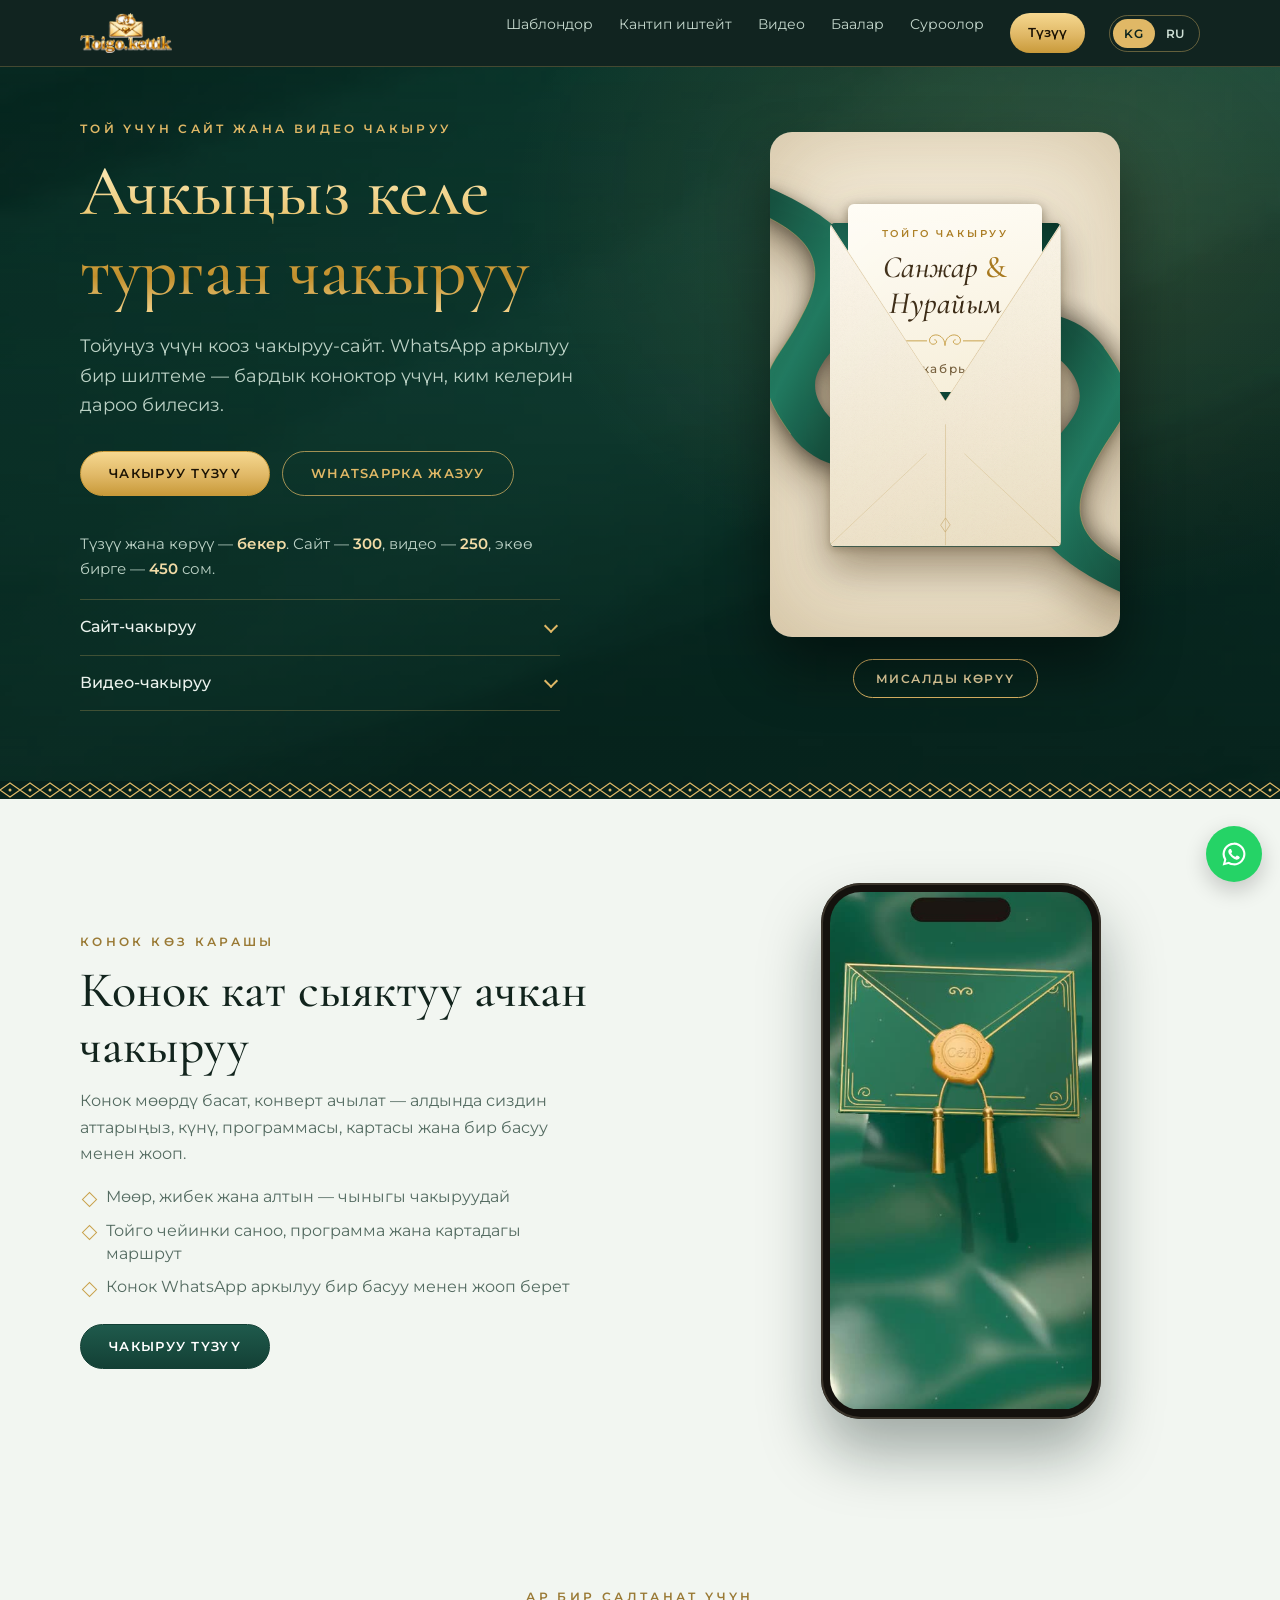
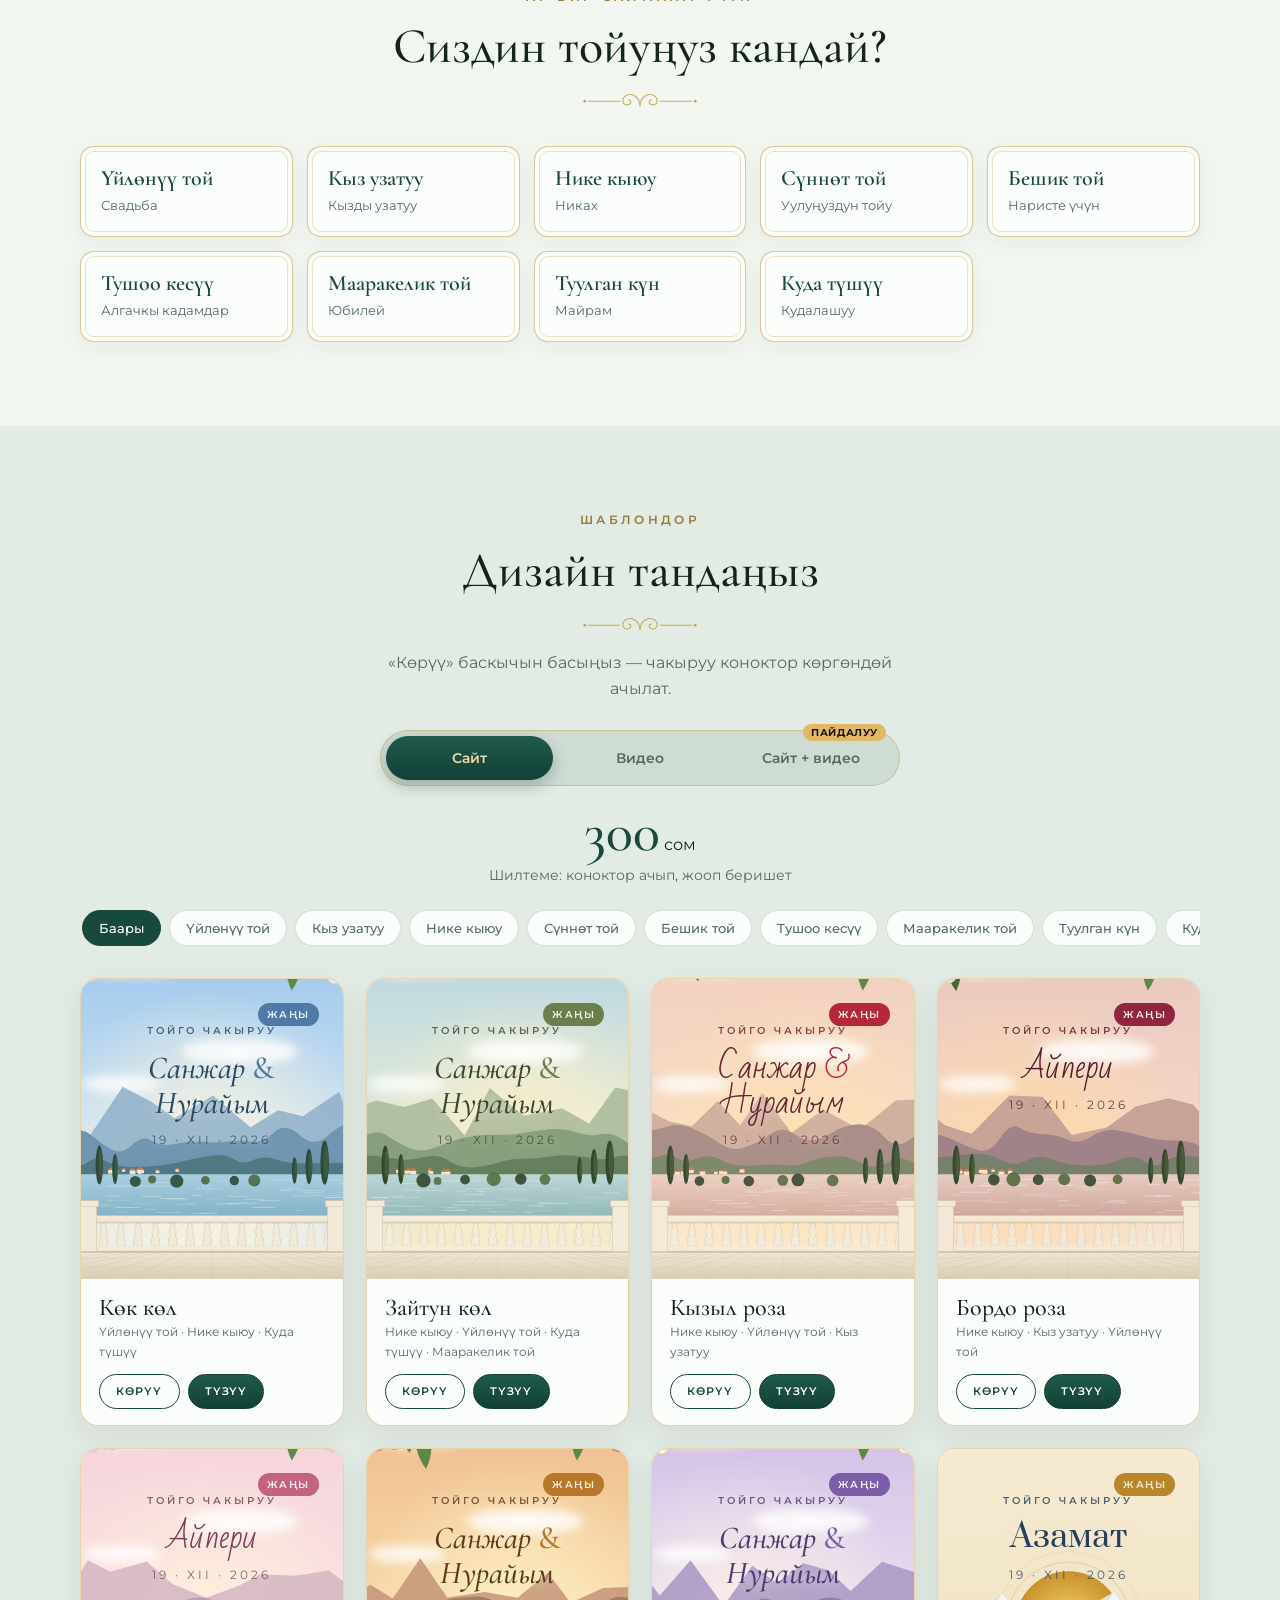
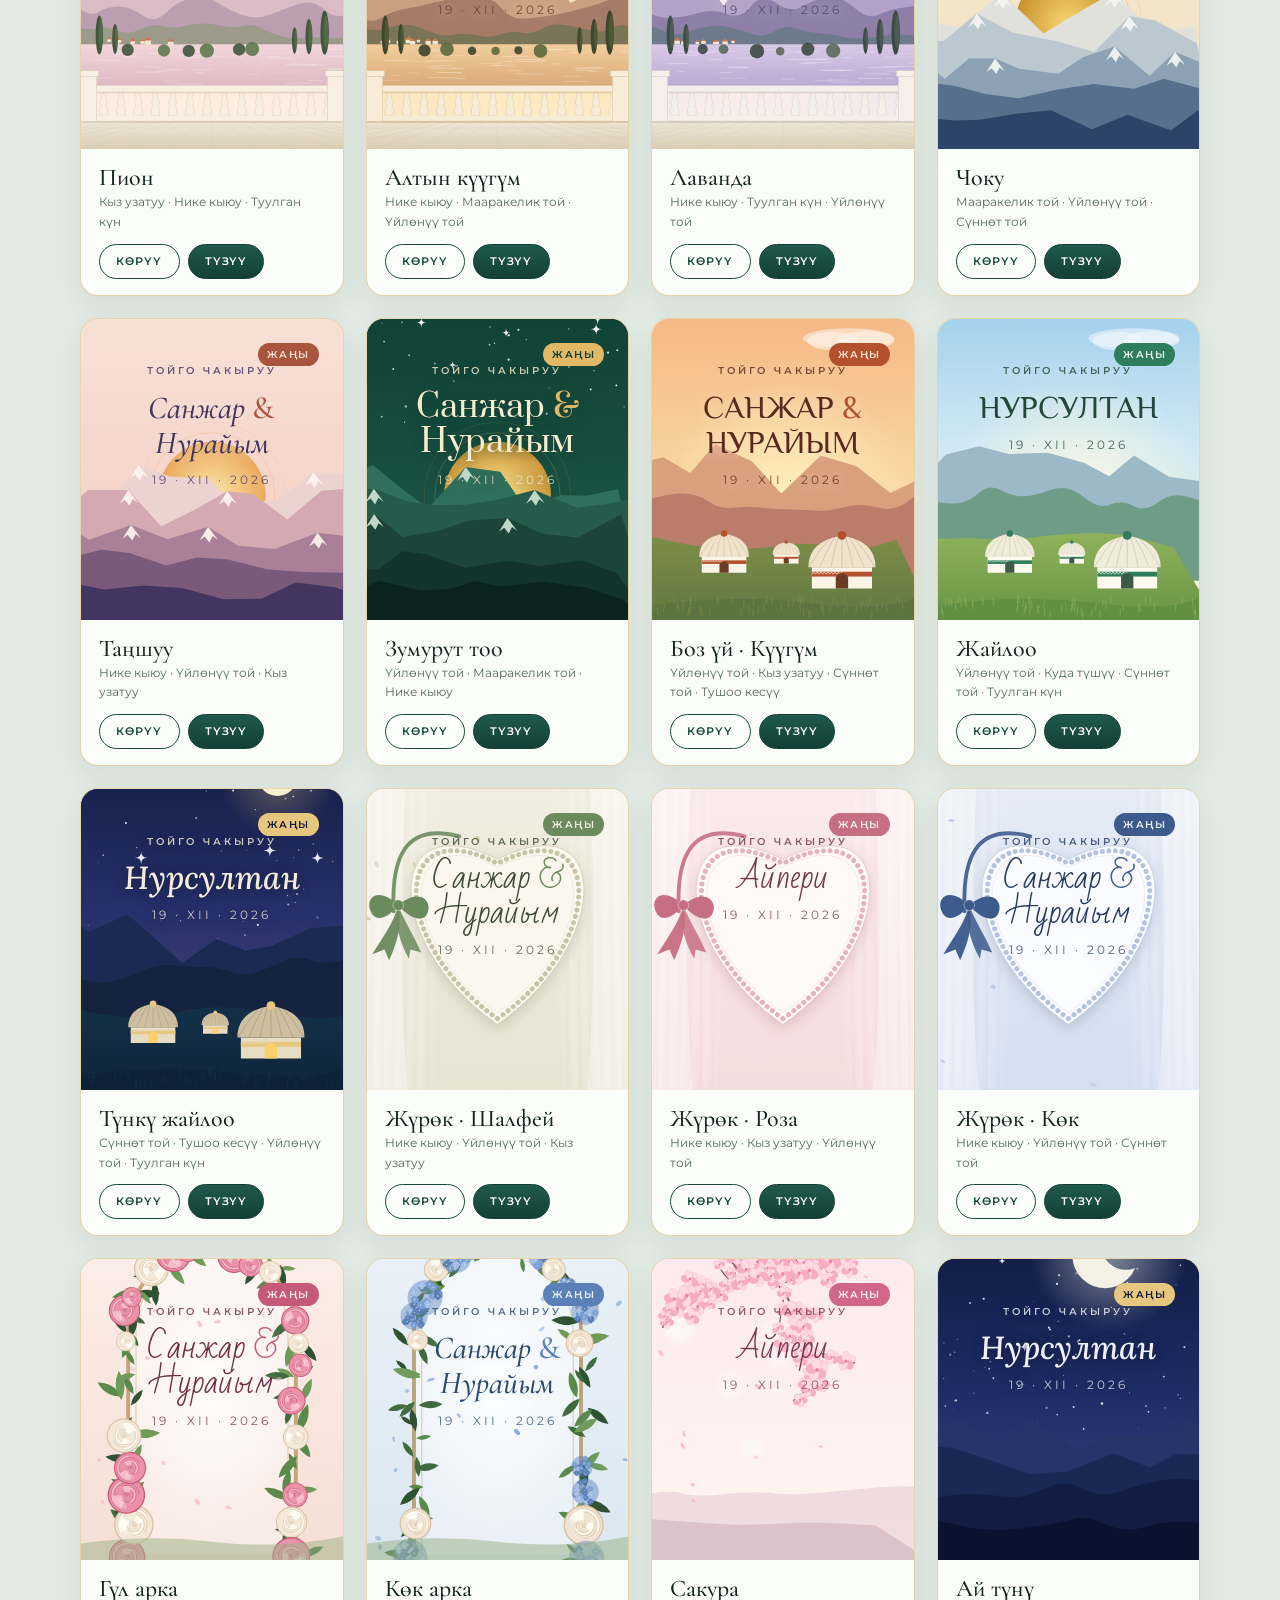
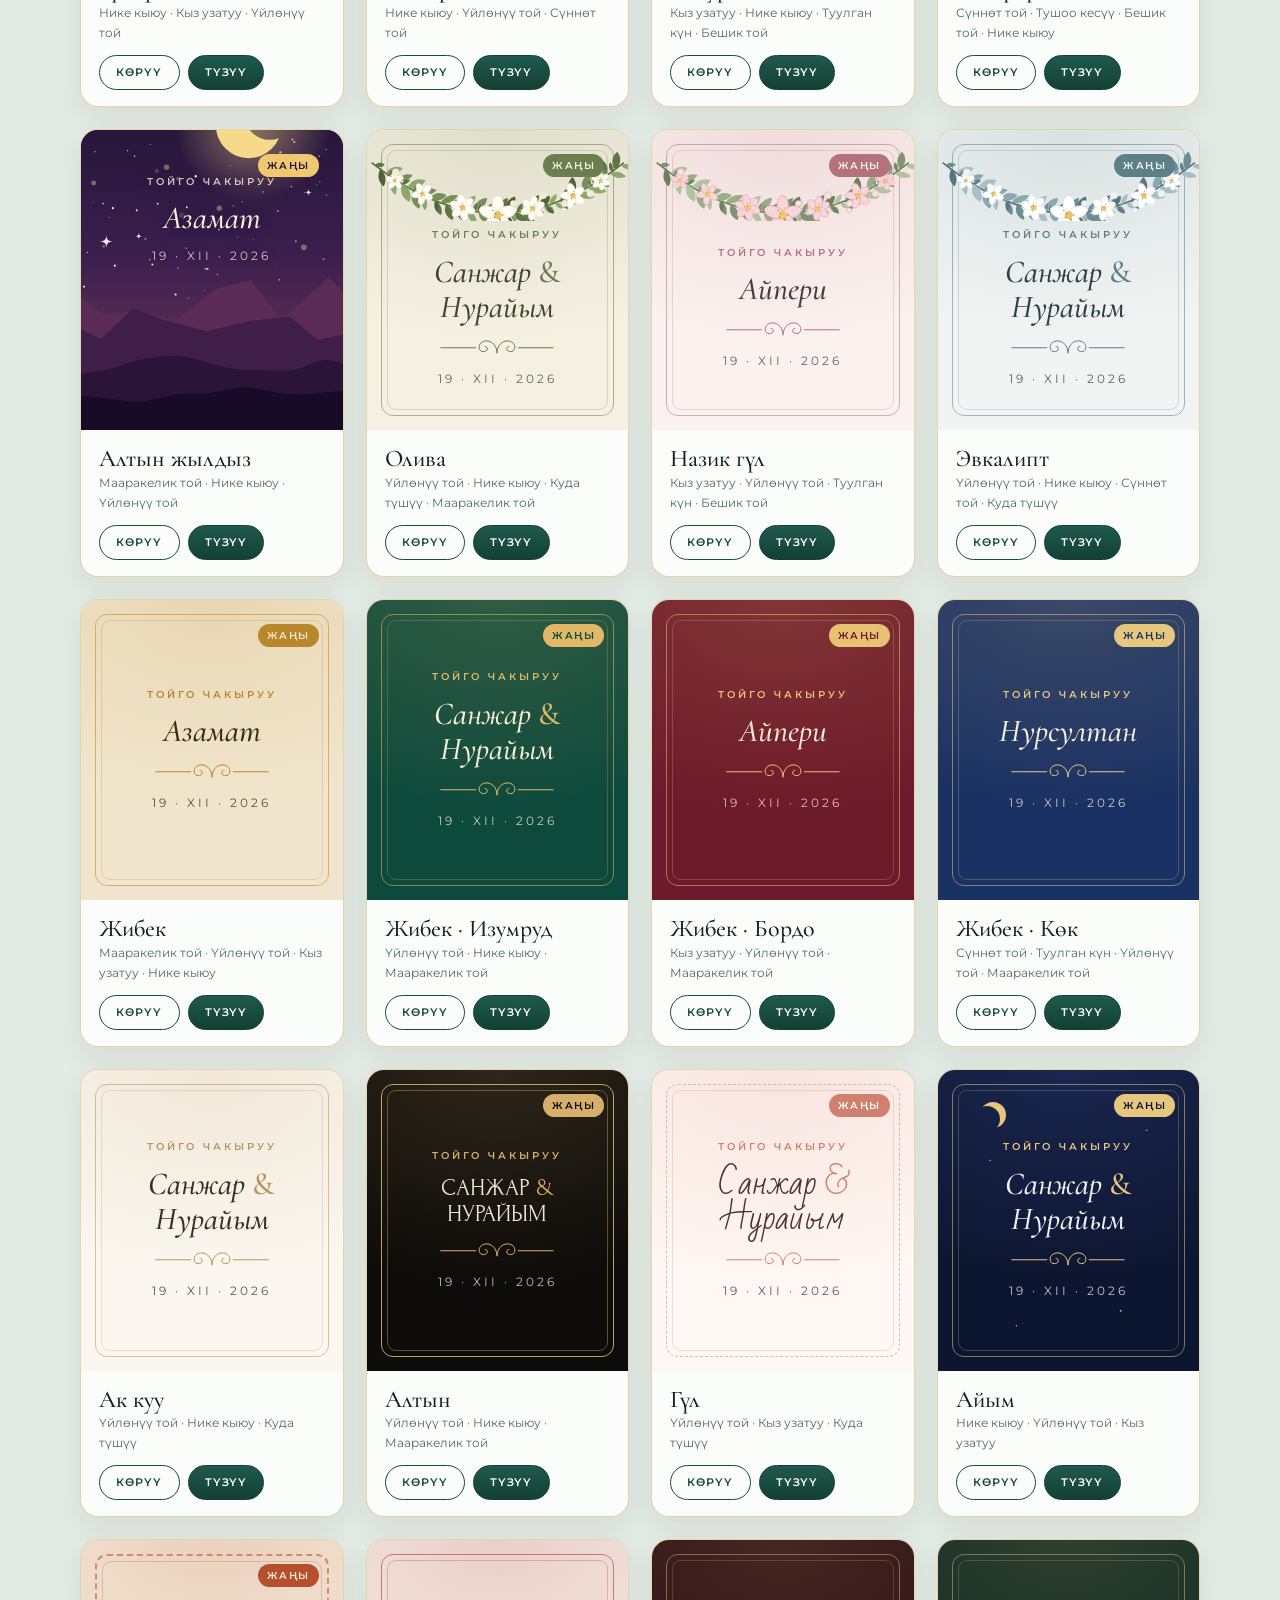
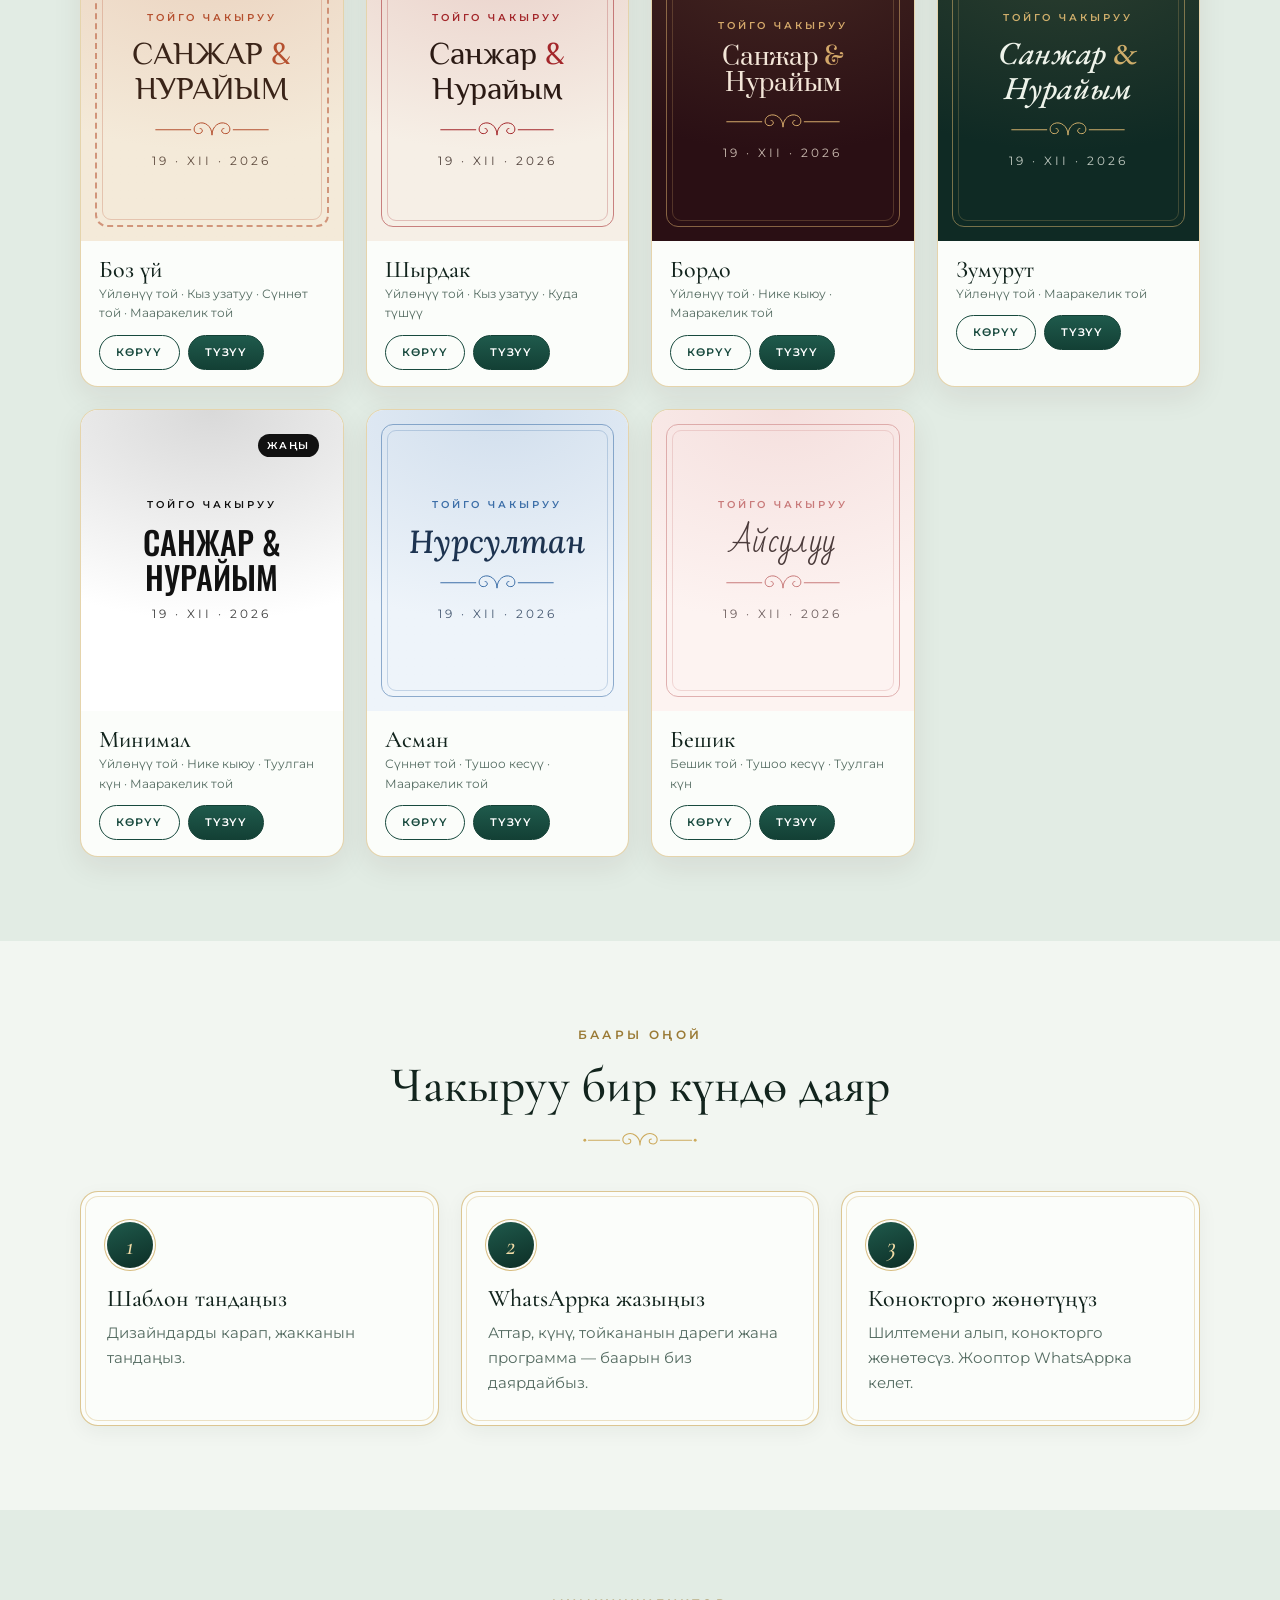
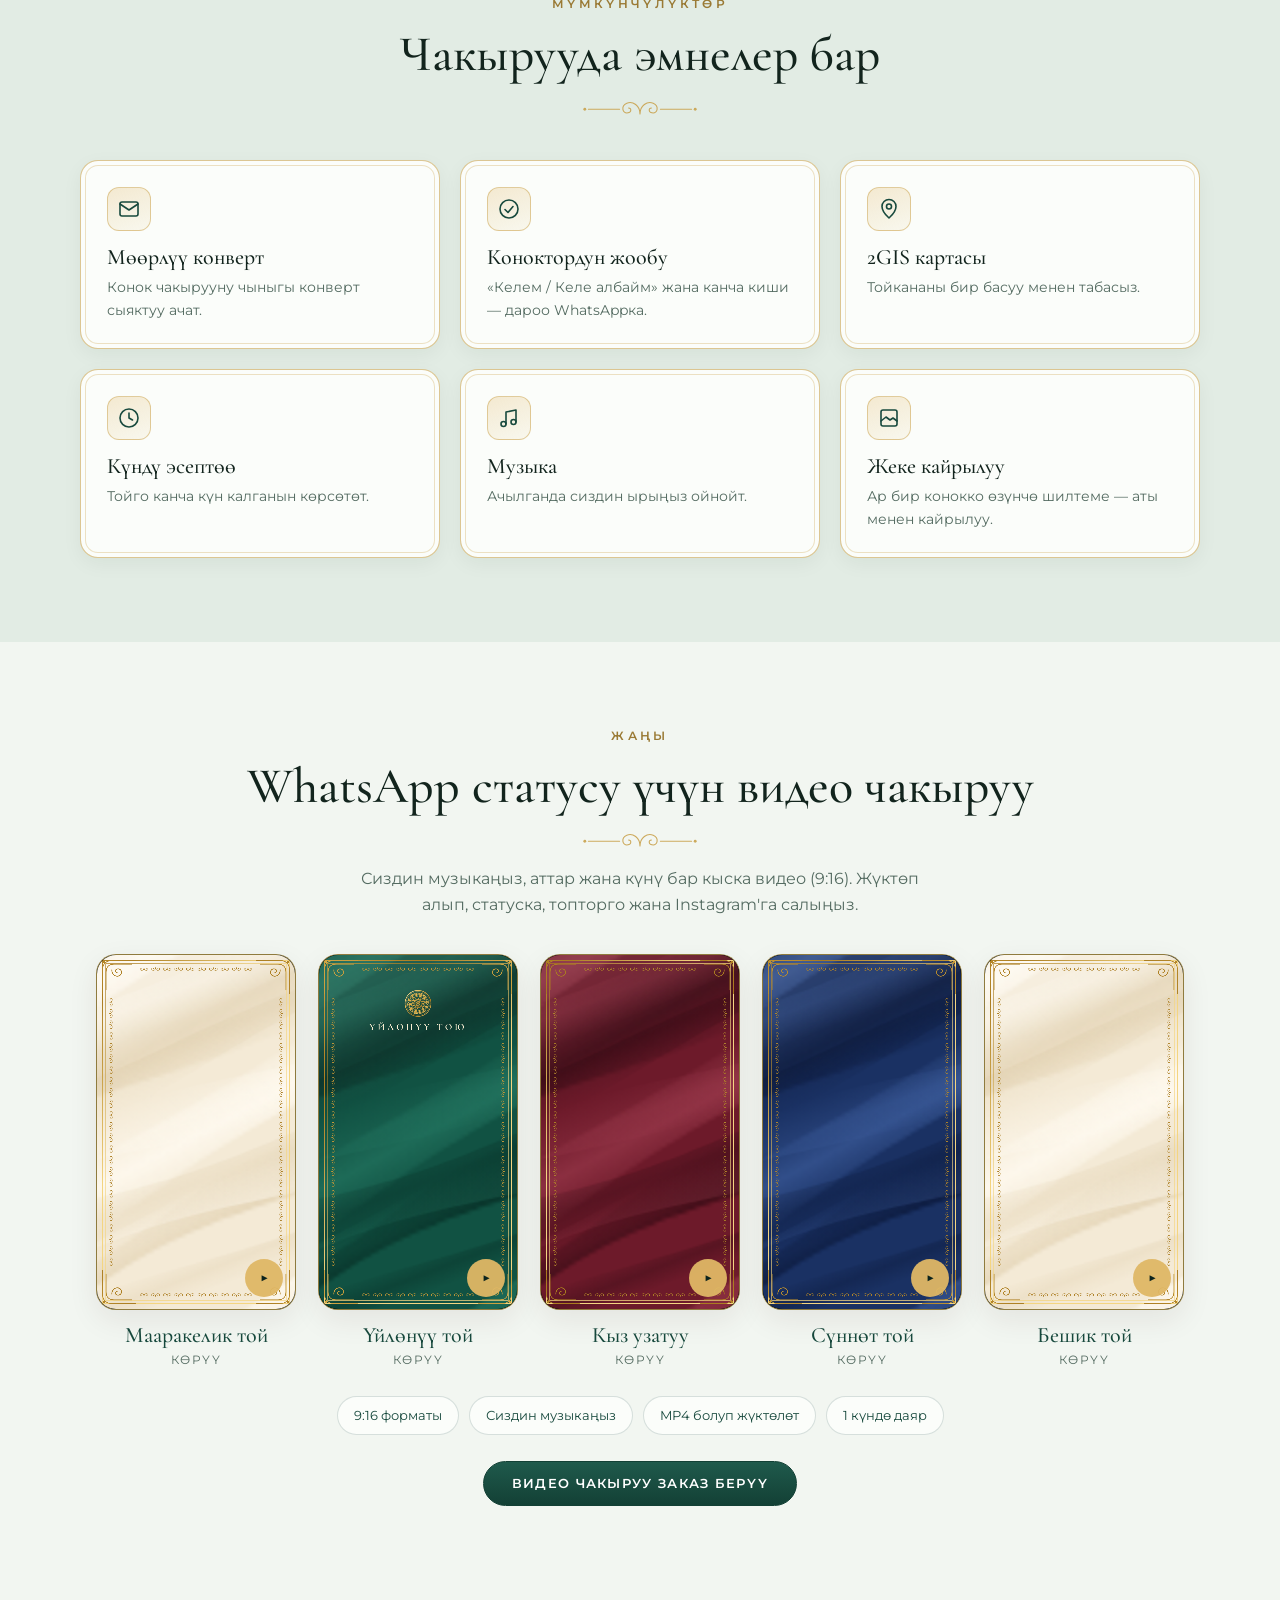
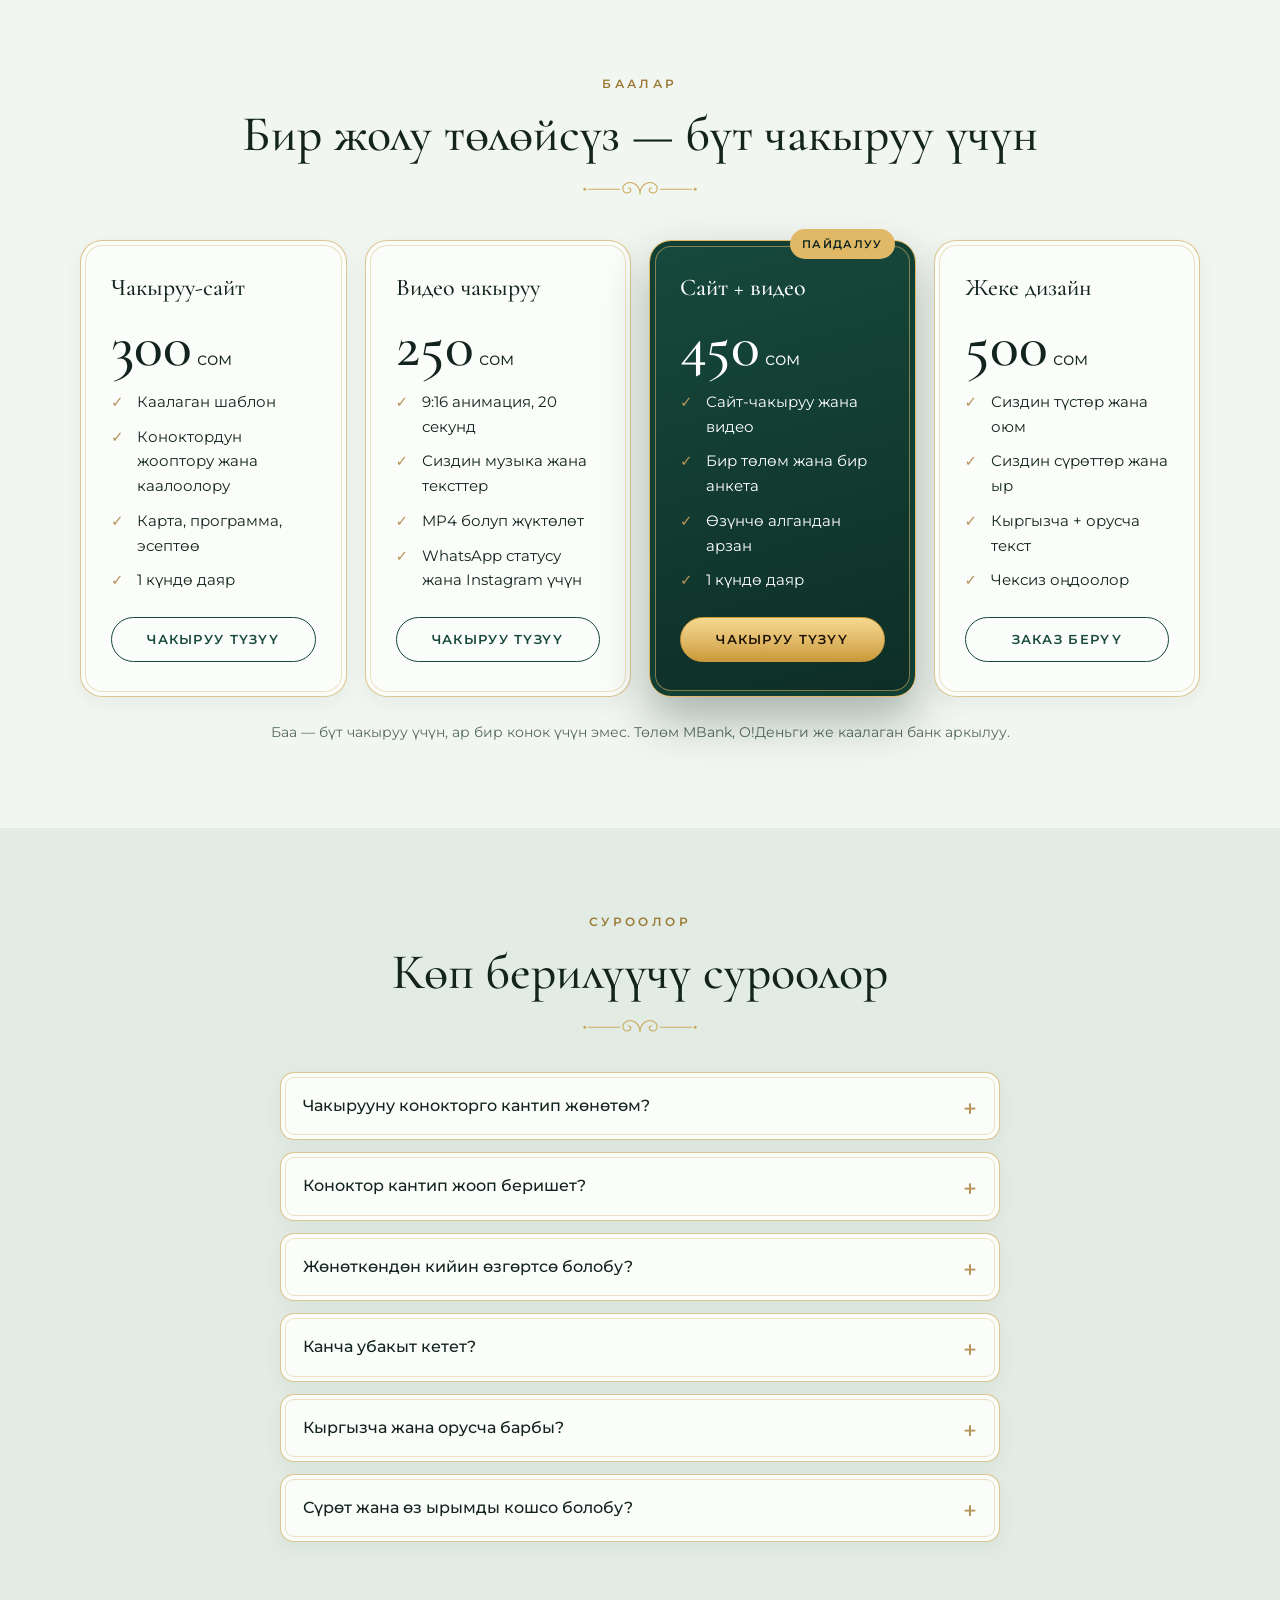
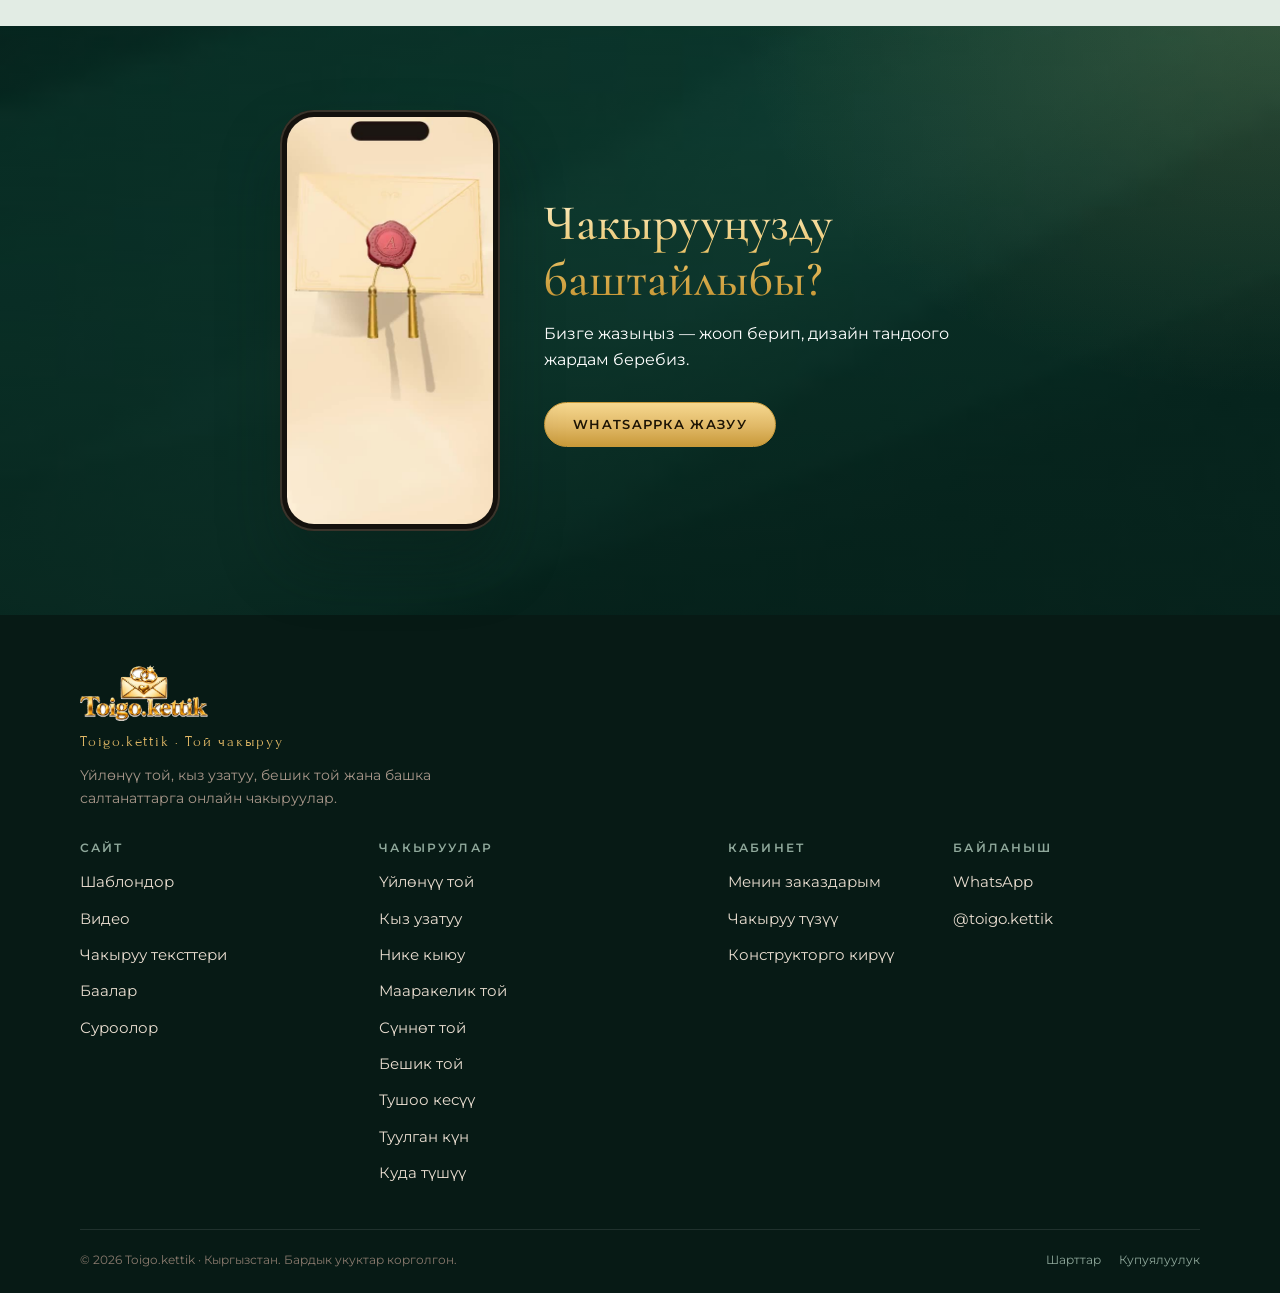
<file: index.html>
<!doctype html>
<html lang="ky">
<head>
<meta charset="utf-8">
<meta name="viewport" content="width=device-width, initial-scale=1, viewport-fit=cover">
<title>Toigo.kettik · Той чакыруу — тойго онлайн чакыруу</title>
<meta name="description" content="Красивые онлайн-приглашения на свадьбу, кыз узатуу, бешик той и другие тои. Одна ссылка для всех гостей в WhatsApp.">
<link rel="canonical" href="https://samaratc.store/">
<meta property="og:type" content="website">
<meta property="og:image" content="https://samaratc.store/og.png">
<meta property="og:image:width" content="1200">
<meta property="og:image:height" content="630">
<meta name="twitter:card" content="summary_large_image">
<meta property="og:title" content="Toigo.kettik — той чакыруу">
<meta property="og:description" content="Онлайн-приглашения на той. Одна ссылка — для всех гостей.">
<link rel="icon" href="favicon.png" type="image/png">
<link rel="apple-touch-icon" href="apple-touch-icon.png">
<meta name="theme-color" content="#17493d">
<link rel="preconnect" href="https://fonts.googleapis.com">
<link rel="preconnect" href="https://fonts.gstatic.com" crossorigin>
<link href="https://fonts.googleapis.com/css2?family=Cormorant+Garamond:ital,wght@0,400;0,500;0,600;1,400;1,500&family=Montserrat:wght@300;400;500;600&display=swap" rel="stylesheet">
<link href="https://fonts.googleapis.com/css2?family=Forum&family=Prata&family=EB+Garamond:ital@1&family=Oswald:wght@600&family=Philosopher:wght@400;700&family=Lora:ital@1&family=Pacifico&family=Bad+Script&display=swap" rel="stylesheet">
<link rel="stylesheet" href="css/style.css?v=46">
<script type="application/ld+json">
{"@context":"https://schema.org","@graph":[
 {"@type":"Organization","name":"Toigo.kettik","alternateName":"Toigo.kettik · Той чакыруу","url":"https://samaratc.store/","logo":"https://samaratc.store/logo/toigo-logo.png",
  "sameAs":["https://www.instagram.com/toigo.kettik/"],
  "contactPoint":{"@type":"ContactPoint","telephone":"+996550481989","contactType":"customer service","availableLanguage":["Kyrgyz","Russian"]}},
 {"@type":"WebSite","name":"Toigo.kettik — той чакыруу","url":"https://samaratc.store/","inLanguage":["ky","ru"]}
]}
</script>
</head>
<body>

<header class="topbar" id="top">
  <div class="wrap topbar-in">
    <a class="logo" href="#top"><img class="logo-full" src="logo/toigo-logo.png" alt="Toigo.kettik"></a>
    <nav class="nav" id="nav">
      <a href="#templates" data-i18n="nav.templates"></a>
      <a href="#how" data-i18n="nav.how"></a>
      <a href="#video" data-i18n="nav.video"></a>
      <a href="#prices" data-i18n="nav.prices"></a>
      <a href="#faq" data-i18n="nav.faq"></a>
      <a class="nav-cta" href="create.html" data-i18n="nav.create"></a>
    </nav>
    <div class="lang" role="group" aria-label="Язык / Тил">
      <button type="button" data-lang="ky">KG</button>
      <button type="button" data-lang="ru">RU</button>
    </div>
  </div>
</header>

<main>
  <!-- HERO -->
  <section class="hero hero-env">
    <div class="wrap hero-in">
      <div class="hero-copy">
        <p class="kicker" data-i18n="hero.kicker"></p>
        <h1 data-i18n="hero.title"></h1>
        <p class="lead" data-i18n="hero.lead"></p>
        <div class="hero-cta">
          <a class="btn btn-solid" href="create.html" data-i18n="cta.create"></a>
          <a class="btn btn-ghost js-wa" href="#" data-wa="general" data-i18n="cta.wa"></a>
        </div>
        <p class="hero-priceline" id="heroPrice"></p>
        <div class="hero-acc">
          <details><summary data-i18n="hero.acc1t"></summary><p data-i18n="hero.acc1"></p></details>
          <details><summary data-i18n="hero.acc2t"></summary><p data-i18n="hero.acc2"></p></details>
        </div>
      </div>
      <div class="hero-env-wrap">
        <div class="henv" id="henv" role="button" tabindex="0" aria-label="Открыть приглашение">
          <div class="henv-stage he2">
            <svg class="he-ribbon" viewBox="0 0 260 520" aria-hidden="true"><defs><linearGradient id="hrg" x1="0" y1="0" x2="1" y2="1"><stop offset="0" stop-color="#0a3d2f"/><stop offset=".45" stop-color="#1c7a5f"/><stop offset=".7" stop-color="#0e4c3a"/><stop offset="1" stop-color="#082e24"/></linearGradient></defs><path d="M-10 40 C80 80 150 120 90 230 C40 330 -10 330 70 440 C120 510 200 500 270 520 L270 470 C210 450 160 440 130 400 C80 330 150 300 190 230 C250 130 130 40 -10 -10Z" fill="url(#hrg)"/><path d="M-10 40 C80 80 150 120 90 230 C40 330 -10 330 70 440" fill="none" stroke="#e0b866" stroke-opacity=".5" stroke-width="1.4"/></svg>
            <div class="henv-back"></div>
            <div class="henv-card">
              <small data-i18n="hero.cardK"></small>
              <b>Санжар <i>&amp;</i> Нурайым</b>
              <span class="hc-orn"><svg viewBox="0 0 240 40" aria-hidden="true"><g fill="none" stroke="currentColor" stroke-width="1.8" stroke-linecap="round"><path d="M120 30 C120 16 108 8 98 12 C88 16 90 30 100 28 C106 27 106 20 101 20 M120 30 C120 16 132 8 142 12 C152 16 150 30 140 28 C134 27 134 20 139 20"/><path d="M86 22 H34 M154 22 H206"/></g></svg></span>
              <em data-i18n="hero.cardD"></em>
            </div>
            <div class="henv-front">
              <svg viewBox="0 0 300 420" preserveAspectRatio="none" aria-hidden="true"><g fill="none" stroke="currentColor" stroke-width="1.2" stroke-linecap="round"><path d="M0 2 L150 231 L300 2" opacity=".55"/><path d="M0 418 L125 300 M300 418 L175 300" opacity=".35"/><path d="M150 262 V418" opacity=".45"/><path d="M144 392 l6 -9 l6 9 l-6 9z" opacity=".7"/></g></svg>
            </div>
            <div class="henv-flap"><div class="hf hf-f"><span class="hf-orn"><svg viewBox="0 0 240 90" aria-hidden="true"><g fill="none" stroke="currentColor" stroke-width="3" stroke-linecap="round"><path d="M120 70 C120 40 98 22 80 30 C62 38 66 66 86 62 C98 59 98 44 88 44 M120 70 C120 40 142 22 160 30 C178 38 174 66 154 62 C142 59 142 44 152 44 M120 70 V84"/><path d="M104 20 C112 10 128 10 136 20"/></g></svg></span></div><div class="hf hf-b"></div></div>
            <div class="henv-seal"><img src="logo/mark-sm.svg" alt="" width="34" height="34"></div>
            <svg class="henv-tassel" viewBox="0 0 60 120" aria-hidden="true"><g fill="none" stroke="currentColor" stroke-linecap="round"><path d="M30 0 C29 22 27 40 27 54" stroke-width="2.6"/></g><rect x="21" y="52" width="12" height="16" rx="5" fill="currentColor"/><g stroke="currentColor" stroke-width="1.8" stroke-linecap="round"><path d="M21 68 L18 112 M25 68 L24 114 M29 68 L29 114 M33 68 L34 112"/></g></svg>
          </div>
        </div>
        <p class="henv-pill" id="henvPill" data-i18n="hero.tap"></p>
        <a class="henv-more" id="henvMore" href="design.html?id=zhibek" hidden data-i18n="hero.more"></a>
      </div>
    </div>
  </section>

  <div class="orn-strip" aria-hidden="true"></div>

  <!-- TYPES -->
  <!-- Конок көз карашы -->
  <section class="section demo" id="demo">
    <div class="wrap demo-in">
      <div class="demo-copy">
        <p class="kicker" data-i18n="demo.kicker"></p>
        <h2 data-i18n="demo.title"></h2>
        <p class="sub" data-i18n="demo.text"></p>
        <ul class="demo-list"><li data-i18n="demo.b1"></li><li data-i18n="demo.b2"></li><li data-i18n="demo.b3"></li></ul>
        <a class="btn btn-solid" href="create.html" data-i18n="cta.create"></a>
      </div>
      <div class="pv"><video muted loop playsinline preload="none" poster="media/zumrut.jpg" data-src="media/zumrut.mp4" aria-label="Toigo.kettik"></video></div>
    </div>
  </section>

  <section class="section" id="types">
    <div class="wrap">
      <p class="kicker center" data-i18n="types.kicker"></p>
      <h2 class="center" data-i18n="types.title"></h2>
      <div class="types" id="typeList"></div>
    </div>
  </section>

  <!-- TEMPLATES -->
  <section class="section alt" id="templates">
    <div class="wrap">
      <p class="kicker center" data-i18n="tpl.kicker"></p>
      <h2 class="center" data-i18n="tpl.title"></h2>
      <p class="center sub" data-i18n="tpl.sub"></p>
      <div class="seg3" id="prodTabs" role="tablist">
        <button type="button" data-p="site" class="on" data-i18n="prod.site"></button>
        <button type="button" data-p="video" data-i18n="prod.video"></button>
        <button type="button" data-p="both"><span data-i18n="prod.both"></span><em data-i18n="prod.best"></em></button>
      </div>
      <p class="center prod-price"><b id="prodPrice"></b> <span data-i18n="som"></span><small id="prodNote"></small></p>
      <div class="tpl-filter" id="tplFilter"></div>
      <div class="tpl-grid" id="tplGrid"></div>
    </div>
  </section>

  <!-- HOW -->
  <section class="section" id="how">
    <div class="wrap">
      <p class="kicker center" data-i18n="how.kicker"></p>
      <h2 class="center" data-i18n="how.title"></h2>
      <ol class="steps">
        <li><span class="step-n">1</span><h3 data-i18n="how.s1t"></h3><p data-i18n="how.s1"></p></li>
        <li><span class="step-n">2</span><h3 data-i18n="how.s2t"></h3><p data-i18n="how.s2"></p></li>
        <li><span class="step-n">3</span><h3 data-i18n="how.s3t"></h3><p data-i18n="how.s3"></p></li>
      </ol>
    </div>
  </section>

  <!-- FEATURES -->
  <section class="section alt" id="features">
    <div class="wrap">
      <p class="kicker center" data-i18n="feat.kicker"></p>
      <h2 class="center" data-i18n="feat.title"></h2>
      <div class="features">
        <div class="feat"><span class="ico"><svg viewBox="0 0 24 24" aria-hidden="true"><rect x="3" y="5" width="18" height="14" rx="2"/><path d="M3 7l9 6 9-6"/></svg></span><h3 data-i18n="feat.f1t"></h3><p data-i18n="feat.f1"></p></div>
        <div class="feat"><span class="ico"><svg viewBox="0 0 24 24" aria-hidden="true"><circle cx="12" cy="12" r="9"/><path d="M8 12.5l3 3 5-6"/></svg></span><h3 data-i18n="feat.f2t"></h3><p data-i18n="feat.f2"></p></div>
        <div class="feat"><span class="ico"><svg viewBox="0 0 24 24" aria-hidden="true"><path d="M12 21s7-6.2 7-11.5A7 7 0 0 0 5 9.5C5 14.800 12 21 12 21z"/><circle cx="12" cy="9.500" r="2.500"/></svg></span><h3 data-i18n="feat.f3t"></h3><p data-i18n="feat.f3"></p></div>
        <div class="feat"><span class="ico"><svg viewBox="0 0 24 24" aria-hidden="true"><circle cx="12" cy="12" r="9"/><path d="M12 7v5l3.500 2"/></svg></span><h3 data-i18n="feat.f4t"></h3><p data-i18n="feat.f4"></p></div>
        <div class="feat"><span class="ico"><svg viewBox="0 0 24 24" aria-hidden="true"><path d="M9 18V6l10-2v12"/><circle cx="6.500" cy="18" r="2.500"/><circle cx="16.500" cy="16" r="2.500"/></svg></span><h3 data-i18n="feat.f5t"></h3><p data-i18n="feat.f5"></p></div>
        <div class="feat"><span class="ico"><svg viewBox="0 0 24 24" aria-hidden="true"><rect x="4" y="4" width="16" height="16" rx="2"/><path d="M4 15l5-4 4 3 3-2 4 3"/></svg></span><h3 data-i18n="feat.f6t"></h3><p data-i18n="feat.f6"></p></div>
      </div>
    </div>
  </section>

  <!-- VIDEO -->
  <section class="section" id="video">
    <div class="wrap">
      <p class="kicker center" data-i18n="video.kicker"></p>
      <h2 class="center" data-i18n="video.title"></h2>
      <p class="center sub" data-i18n="video.sub"></p>
      <div class="vcards" id="vcards"></div>
      <ul class="vchips">
        <li data-i18n="video.c1"></li><li data-i18n="video.c2"></li><li data-i18n="video.c3"></li><li data-i18n="video.c4"></li>
      </ul>
      <p class="center"><a class="btn btn-solid js-wa" href="#" data-wa="video" data-i18n="cta.orderVideo"></a></p>
    </div>
  </section>

  <!-- PRICES -->
  <section class="section" id="prices">
    <div class="wrap">
      <p class="kicker center" data-i18n="price.kicker"></p>
      <h2 class="center" data-i18n="price.title"></h2>
      <div class="prices">
        <div class="price-card">
          <h3 data-i18n="price.p1t"></h3>
          <p class="price"><b data-price="site"></b> <span data-i18n="som"></span></p>
          <ul><li data-i18n="price.i1"></li><li data-i18n="price.i2"></li><li data-i18n="price.i3"></li><li data-i18n="price.i4"></li></ul>
          <a class="btn btn-ghost" href="create.html?p=site" data-i18n="cta.create"></a>
        </div>
        <div class="price-card">
          <h3 data-i18n="price.p3t"></h3>
          <p class="price"><b data-price="video"></b> <span data-i18n="som"></span></p>
          <ul><li data-i18n="price.v1"></li><li data-i18n="price.v2"></li><li data-i18n="price.v3"></li><li data-i18n="price.v4"></li></ul>
          <a class="btn btn-ghost" href="create.html?p=video" data-i18n="cta.create"></a>
        </div>
        <div class="price-card featured">
          <span class="badge" data-i18n="prod.best"></span>
          <h3 data-i18n="price.p4t"></h3>
          <p class="price"><b data-price="both"></b> <span data-i18n="som"></span></p>
          <ul><li data-i18n="price.b1"></li><li data-i18n="price.b2"></li><li data-i18n="price.b3"></li><li data-i18n="price.b4"></li></ul>
          <a class="btn btn-solid" href="create.html?p=both" data-i18n="cta.create"></a>
        </div>
        <div class="price-card">
          <h3 data-i18n="price.p2t"></h3>
          <p class="price"><b data-price="personal"></b> <span data-i18n="som"></span></p>
          <ul><li data-i18n="price.j1"></li><li data-i18n="price.j2"></li><li data-i18n="price.j3"></li><li data-i18n="price.j4"></li></ul>
          <a class="btn btn-ghost js-wa" href="#" data-wa="personal" data-i18n="cta.order"></a>
        </div>
      </div>
      <p class="center note" data-i18n="price.note"></p>
    </div>
  </section>

  <!-- FAQ -->
  <section class="section alt" id="faq">
    <div class="wrap narrow">
      <p class="kicker center" data-i18n="faq.kicker"></p>
      <h2 class="center" data-i18n="faq.title"></h2>
      <div class="faq" id="faqList"></div>
    </div>
  </section>

  <!-- CTA -->
  <section class="final-cta">
    <div class="wrap final-in">
      <div class="pv pv-sm"><video muted loop playsinline preload="none" poster="media/krem.jpg" data-src="media/krem.mp4" aria-label="Toigo.kettik"></video></div>
      <div class="final-copy">
        <h2 data-i18n="final.title"></h2>
        <p data-i18n="final.sub"></p>
        <a class="btn btn-light js-wa" href="#" data-wa="general" data-i18n="cta.wa"></a>
      </div>
    </div>
  </section>
</main>

<footer id="siteFooter"></footer>

<a class="wa-float js-wa" href="#" data-wa="general" aria-label="WhatsApp">
  <svg viewBox="0 0 32 32" width="28" height="28" aria-hidden="true"><path fill="currentColor" d="M16 3a13 13 0 0 0-11.2 19.6L3 29l6.6-1.7A13 13 0 1 0 16 3zm0 23.6a10.6 10.6 0 0 1-5.4-1.5l-.4-.2-3.9 1 1-3.8-.2-.4A10.6 10.6 0 1 1 16 26.6zm5.8-7.9c-.3-.2-1.9-.9-2.2-1s-.5-.2-.7.2-.8 1-1 1.2-.4.2-.7 0a8.7 8.7 0 0 1-4.3-3.8c-.3-.6.3-.5.9-1.6a.6.6 0 0 0 0-.5l-1-2.4c-.3-.6-.5-.5-.7-.5h-.6a1.2 1.2 0 0 0-.9.4 3.6 3.6 0 0 0-1.1 2.7 6.3 6.3 0 0 0 1.3 3.3 14.4 14.4 0 0 0 5.5 4.9c2 .9 2.8.9 3.9.8a3.3 3.3 0 0 0 2.1-1.5 2.7 2.7 0 0 0 .2-1.5c-.1-.2-.3-.3-.6-.4z"/></svg>
</a>

<script src="js/config.js?v=46"></script>
<script src="js/scenes.js?v=46"></script>
<script src="js/i18n.js?v=46"></script>
<script src="js/botanic.js?v=46"></script>
<script src="js/silk.js?v=46"></script>
<script src="js/orders.js?v=46"></script>
<script src="js/shell.js?v=46"></script>
<script src="js/main.js?v=46"></script>
</body>
</html>
</file>
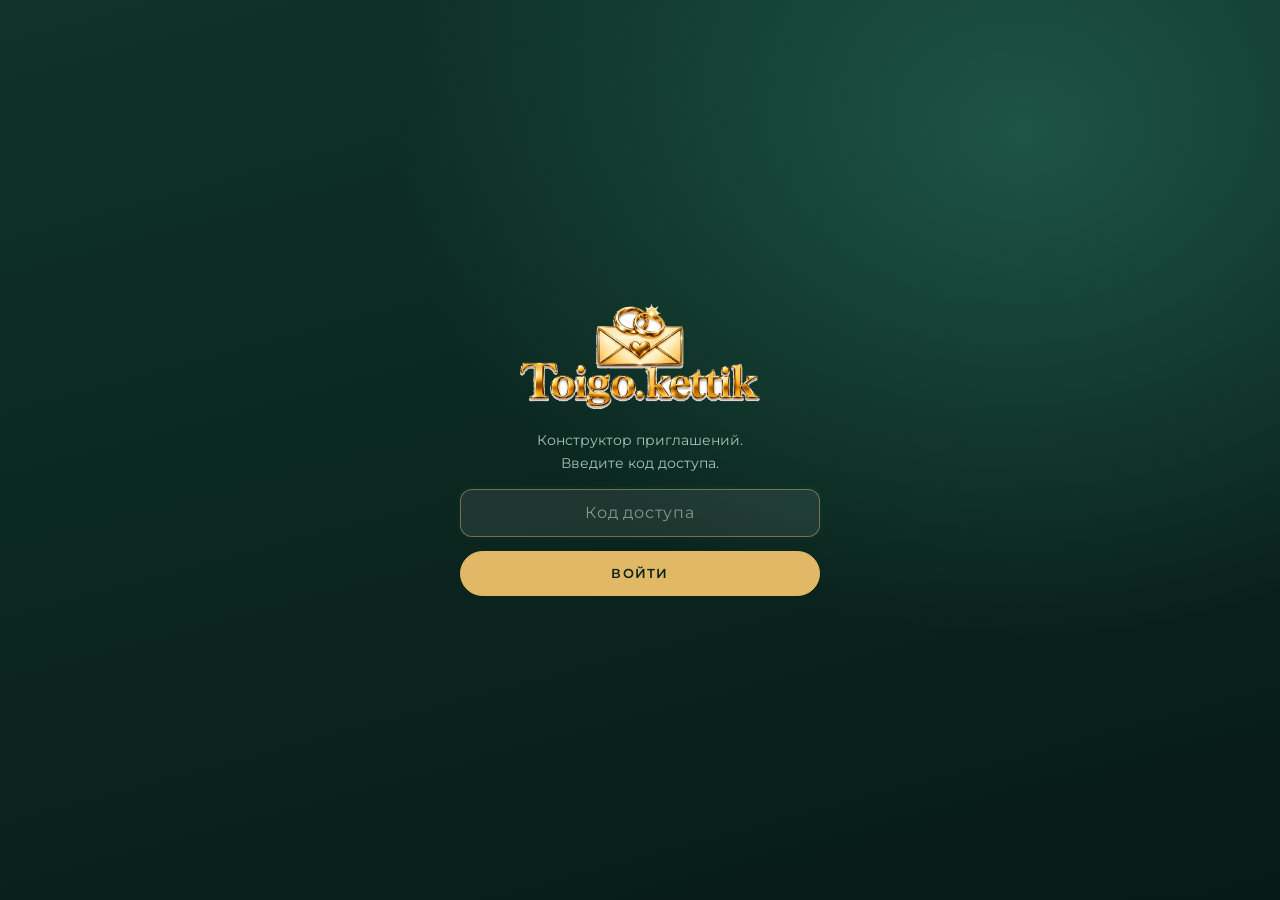
<file: admin.html>
<!doctype html>
<html lang="ru">
<head>
<meta charset="utf-8">
<meta name="viewport" content="width=device-width, initial-scale=1, viewport-fit=cover">
<meta name="robots" content="noindex, nofollow">
<title>Конструктор приглашений · Toigo.kettik</title>
<link rel="icon" href="favicon.png" type="image/png">
<link rel="apple-touch-icon" href="apple-touch-icon.png">
<link rel="preconnect" href="https://fonts.googleapis.com">
<link rel="preconnect" href="https://fonts.gstatic.com" crossorigin>
<link href="https://fonts.googleapis.com/css2?family=Forum&family=Cormorant+Garamond:ital,wght@0,500;0,600;1,500&family=Montserrat:wght@400;500;600&display=swap" rel="stylesheet">
<link rel="stylesheet" href="css/style.css?v=46">
<link rel="stylesheet" href="css/admin.css?v=46">
</head>
<body class="adm gated">

<div class="gate" id="gate">
  <form class="gate-box" id="gateForm">
    <img class="gate-logo" src="logo/toigo-logo.png" alt="Toigo.kettik">
    <p>Конструктор приглашений.<br>Введите код доступа.</p>
    <input id="gatePin" type="password" inputmode="text" autocomplete="current-password" placeholder="Код доступа" required>
    <p class="gate-err" id="gateErr" hidden>Неверный код</p>
    <button class="btn btn-solid" type="submit">Войти</button>
  </form>
</div>


<header class="adm-top">
  <div class="wrap adm-top-in">
    <a class="logo" href="index.html"><img class="logo-full" src="logo/toigo-logo.png" alt="Toigo.kettik"><small class="logo-sub">конструктор</small></a>
    <div class="adm-actions">
      <a class="btn btn-sm btn-ghost" href="index.html">← На сайт</a>
      <a class="btn btn-sm btn-solid" href="orders.html">Заказы</a>
      <a class="btn btn-sm btn-ghost" href="studio.html">Студия</a>
      <button type="button" class="btn btn-sm btn-solid" id="btnSaveOrder" hidden></button>
      <button type="button" class="btn btn-sm btn-ghost" id="btnReset" title="Начать новое приглашение">Новое</button>
    </div>
  </div>
</header>

<main class="wrap adm-grid">
  <!-- ФОРМА -->
  <form class="adm-form" id="form" autocomplete="off" onsubmit="return false">

    <section class="card">
      <h2><span>1</span> Что за той?</h2>
      <div class="row2">
        <label>Язык приглашения
          <div class="seg" id="langSeg">
            <label><input type="radio" name="lang" value="ky" checked><span>Кыргызча</span></label>
            <label><input type="radio" name="lang" value="ru"><span>Русский</span></label>
          </div>
        </label>
        <label>Вид тоя
          <select id="type"></select>
        </label>
      </div>
      <label>Заголовок
        <input id="heading" maxlength="80">
      </label>
    </section>

    <section class="card">
      <h2><span>2</span> Кто и когда?</h2>
      <div class="row2">
        <label>Имя 1 <input id="name1" maxlength="40" placeholder="Санжар"></label>
        <label>Имя 2 <small>(необязательно)</small> <input id="name2" maxlength="40" placeholder="Нурайым"></label>
      </div>
      <div class="row2">
        <label>Дата и время <input id="date" type="datetime-local"></label>
        <label>Город <input id="city" maxlength="40" placeholder="Бишкек"></label>
      </div>
      <label>Текст приглашения
        <textarea id="text" rows="4" maxlength="600"></textarea>
      </label>
      <label>От кого <small>(семья / хозяева)</small>
        <input id="hosts" maxlength="60" placeholder="Сыдыковдор үй-бүлөсү">
      </label>
    </section>

    <section class="card">
      <h2><span>3</span> Программа</h2>
      <div id="programList"></div>
      <button type="button" class="btn btn-sm btn-ghost" id="addRow">+ Добавить пункт</button>
    </section>

    <section class="card">
      <h2><span>4</span> Место проведения</h2>
      <label>Название тойканы <input id="vname" maxlength="70" placeholder="«Ак-Өргөө» той залы"></label>
      <label>Адрес <input id="vaddr" maxlength="100" placeholder="Бишкек ш., Ч. Айтматов пр., 12"></label>
      <label>Ссылка на 2GIS / Google карты <small>(скопируйте «Поделиться»)</small>
        <input id="vmap" inputmode="url" placeholder="https://2gis.kg/...">
      </label>
      <label>Дресс-код <small>(необязательно)</small> <input id="dress" maxlength="100" placeholder="Кечки кийим"></label>
    </section>

    <section class="card">
      <h2><span>5</span> Ответы гостей</h2>
      <div class="row2">
        <label>WhatsApp для ответов <small>(номер хозяев тоя)</small>
          <input id="rsvpWa" inputmode="tel" placeholder="996 550 123 456">
        </label>
        <label>Ответить до <input id="rsvpUntil" maxlength="30" placeholder="10 декабря"></label>
      </div>
      <p class="hint" id="rsvpHint"></p>
    </section>

    <section class="card">
      <h2><span>6</span> Дизайн</h2>
      <div class="themes" id="themes"></div>
      <details class="cs" id="csBox">
        <summary>Свой стиль: цвета, шрифт и конверт</summary>
        <p class="hint">Измените цвета выбранного дизайна под себя: фон, текст, рисунок и конверт. Работает для дизайнов с рисунком (Олива, Көк көл, Чоку и др.).</p>
        <label class="chk"><input type="checkbox" id="csOn"> Использовать свой стиль</label>
        <div class="cs-body" id="csBody"><div id="csStyle"></div></div>
      </details>
      <details class="cs" id="layBox">
        <summary>Размер и положение текста и фото</summary>
        <p class="hint">Если цифры или имена закрывают лицо на фото, уменьшите их или сдвиньте. Результат сразу виден справа.</p>
        <div class="lay-grid">
          <label>Размер имён <output></output><input type="range" id="layN" min="50" max="150" step="5" value="100"></label>
          <label>Размер даты и цифр <output></output><input type="range" id="layD" min="40" max="150" step="5" value="100"></label>
          <label>Положение текста (выше / ниже) <output></output><input type="range" id="layY" min="-40" max="40" step="2" value="0"></label>
        </div>
        <p class="cs-t">Фото на фоне</p>
        <div class="lay-grid">
          <label>Приближение <output></output><input type="range" id="layZ" min="100" max="250" step="5" value="100"></label>
          <label>Сдвиг фото влево / вправо <output></output><input type="range" id="layFx" min="0" max="100" step="2" value="50"></label>
          <label>Сдвиг фото вверх / вниз <output></output><input type="range" id="layFy" min="0" max="100" step="2" value="50"></label>
          <label>Затемнение фото <output></output><input type="range" id="layDim" min="0" max="150" step="5" value="100"></label>
        </div>
        <button type="button" class="btn btn-sm btn-ghost" id="layReset">Сбросить</button>
      </details>

      <div class="row2">
        <label>Стиль видео
          <select id="vstyle">
            <option value="silk">Жибек — шёлк и золотой орнамент</option>
            <option value="classic">Как у приглашения (тема)</option>
          </select>
        </label>
        <label>Цвет видео <small>(для «Жибек»)</small>
          <select id="vpal">
            <option value="cream">Кремовый</option>
            <option value="emerald">Изумрудный</option>
            <option value="burgundy">Бордовый</option>
            <option value="navy">Тёмно-синий</option>
          </select>
        </label>
      </div>
      <label>Возраст <small>(только для юбилея — большая цифра в видео)</small>
        <input id="age" inputmode="numeric" maxlength="3" placeholder="60">
      </label>
    </section>

    <section class="card">
      <h2><span>7</span> Музыка и фото <small>(необязательно)</small></h2>
      <div class="pick">
        <div class="pick-head"><b>Фото для фона</b> <small>обложка приглашения и видео</small></div>
        <div class="thumbs" id="coverThumb"></div>
        <label class="btn btn-sm btn-ghost pick-btn" data-need="storage">Выбрать из галереи<input type="file" id="coverFile" accept="image/*" hidden></label>
        <details id="coverMore"><summary>или вставить ссылку</summary>
          <input id="cover" inputmode="url" placeholder="https://... или photos/cover.jpg">
        </details>
        <p class="hint">Лучше вертикальное фото хорошего качества. Текст поверх фото автоматически становится белым.</p>
      </div>

      <div class="pick">
        <div class="pick-head"><b>Фотографии</b> <small>до 6 · в видео: 1-е — сцена места, 2-е — финал</small></div>
        <div class="thumbs" id="photoThumbs"></div>
        <label class="btn btn-sm btn-ghost pick-btn" data-need="storage">Добавить из галереи<input type="file" id="photoFile" accept="image/*" multiple hidden></label>
        <details id="photoMore"><summary>или вставить ссылки</summary>
          <textarea id="photos" rows="3" placeholder="https://... (по одной в строке)"></textarea>
        </details>
      </div>
      <p class="hint" id="pickStatus" aria-live="polite"></p>

      <div class="pick">
        <div class="pick-head"><b>Музыка</b> <small>играет в приглашении и записывается в видео</small></div>
        <div class="music-row" id="musicRow" hidden>
          <audio id="musicPlayer" controls preload="none"></audio>
          <button type="button" class="btn btn-sm btn-ghost" id="musicDel">Удалить</button>
        </div>
        <label class="btn btn-sm btn-ghost pick-btn" data-need="storage">Выбрать музыку с телефона<input type="file" id="musicFile" accept="audio/*,.mp3,.m4a,.aac" hidden></label>
        <button type="button" class="btn btn-sm btn-solid pick-btn" id="btnLib">Готовая музыка (библиотека)</button>
        <div class="bar" id="musicBar" hidden><i></i></div>
        <details id="musicMore"><summary>или вставить ссылку</summary>
          <input id="music" inputmode="url" placeholder="https://... или music/song.mp3">
        </details>
        <p class="hint">Форматы mp3, m4a, aac — до 15 МБ. Песню можно взять из «Файлов» или «Загрузок» телефона. Используйте музыку, на которую у вас есть права.</p>
      </div>
      <label>Видео с YouTube <small>(ссылка)</small>
        <input id="video" inputmode="url" placeholder="https://youtu.be/...">
      </label>
      <label>Альбом для фото гостей <small>(ссылка на Google Фото или Google Диск)</small>
        <input id="album" inputmode="url" placeholder="https://photos.app.goo.gl/...">
      </label>
      <p class="hint">Чтобы гости могли добавлять фото: создайте общий альбом в Google Фото (включите «Совместная работа») или папку на Google Диске с доступом «Редактор» по ссылке, и вставьте ссылку сюда.</p>
    </section>
  </form>

  <!-- ПРЕДПРОСМОТР + ССЫЛКА -->
  <aside class="adm-side">
    <div class="phone" id="phoneWrap">
      <div class="phone-notch"></div>
      <iframe id="frame" title="Предпросмотр приглашения"></iframe>
      <p class="phone-empty" id="empty">Впишите имя и дату —<br>здесь появится приглашение</p>
    </div>

    <div class="card out" id="shortCard">
      <h2>Короткая ссылка</h2>
      <p class="hint">Постоянная короткая ссылка для гостей — удобно отправлять в WhatsApp. Можно менять приглашение и обновлять её, ссылка не изменится.</p>
      <label>Название ссылки <small>(латинскими буквами)</small>
        <div class="slugrow"><span id="slugBase">samaratc.store/i/</span><input id="slug" maxlength="40" placeholder="ravil-saule" autocapitalize="none" autocorrect="off" spellcheck="false"></div>
      </label>
      <div class="out-btns">
        <button type="button" class="btn btn-sm btn-solid" id="btnShort" disabled>Создать короткую ссылку</button>
        <button type="button" class="btn btn-sm btn-ghost" id="btnWaText" disabled>Скопировать текст для WhatsApp</button>
      </div>
      <p class="hint" id="shortInfo"></p>
    </div>

    <div class="card out">
      <h2>Готовая ссылка</h2>
      <div class="linkbox">
        <input id="link" readonly placeholder="Ссылка появится здесь">
      </div>
      <div class="out-btns">
        <button type="button" class="btn btn-sm btn-solid" id="btnCopy" disabled>Скопировать</button>
        <button type="button" class="btn btn-sm btn-ghost" id="btnOpen" disabled>Открыть</button>
        <a class="btn btn-sm btn-ghost" id="btnWa" target="_blank" rel="noopener" aria-disabled="true">WhatsApp</a>
      </div>
      <p class="hint" id="linkInfo"></p>
    </div>

    <div class="card out">
      <h2>Видео-приглашение</h2>
      <p class="hint">Короткое видео 9:16 с музыкой — для статуса WhatsApp. Откройте ссылку на телефоне и нажмите «Скачать видео».</p>
      <div class="linkbox"><input id="vlink" readonly placeholder="Ссылка появится здесь"></div>
      <div class="out-btns">
        <button type="button" class="btn btn-sm btn-solid" id="btnVCopy" disabled>Скопировать</button>
        <button type="button" class="btn btn-sm btn-ghost" id="btnVOpen" disabled>Открыть</button>
      </div>
    </div>

    <div class="card out">
      <h2>Личные ссылки для гостей</h2>
      <p class="hint">Впишите имена гостей — по одному в строке. У каждого будет своя ссылка с обращением по имени.</p>
      <textarea id="guests" rows="4" placeholder="Асан байке&#10;Гүлзат эже&#10;Бекмамат"></textarea>
      <button type="button" class="btn btn-sm btn-ghost" id="btnGuests">Создать ссылки</button>
      <div id="guestList"></div>
    </div>

    <div class="card out">
      <h2>Изменить готовую ссылку</h2>
      <p class="hint">Вставьте ссылку, которую создали раньше — форма заполнится.</p>
      <div class="linkbox"><input id="importLink" placeholder="https://…/davet.html?d=…"></div>
      <button type="button" class="btn btn-sm btn-ghost" id="btnImport">Загрузить</button>
      <p class="hint err" id="importErr" hidden>Не удалось прочитать ссылку.</p>
    </div>
  </aside>
</main>


<div class="lib" id="lib" hidden>
  <div class="lib-box" role="dialog" aria-modal="true" aria-label="Музыка">
    <div class="lib-h"><b>Музыка</b><button type="button" id="libX" aria-label="Закрыть">✕</button></div>
    <div class="lib-chips" id="libChips"></div>
    <div class="lib-list" id="libList"></div>
  </div>
</div>
<script src="js/config.js?v=46"></script>
<script src="js/scenes.js?v=46"></script>
<script src="js/orders.js?v=46"></script>
<script src="js/codec.js?v=46"></script>
<script src="js/photos.js?v=46"></script>
<script src="js/envedit.js?v=46"></script>
<script src="js/styleedit.js?v=46"></script>
<script src="js/admin.js?v=46"></script>
<script src="js/library.js?v=46"></script>
</body>
</html>
</file>
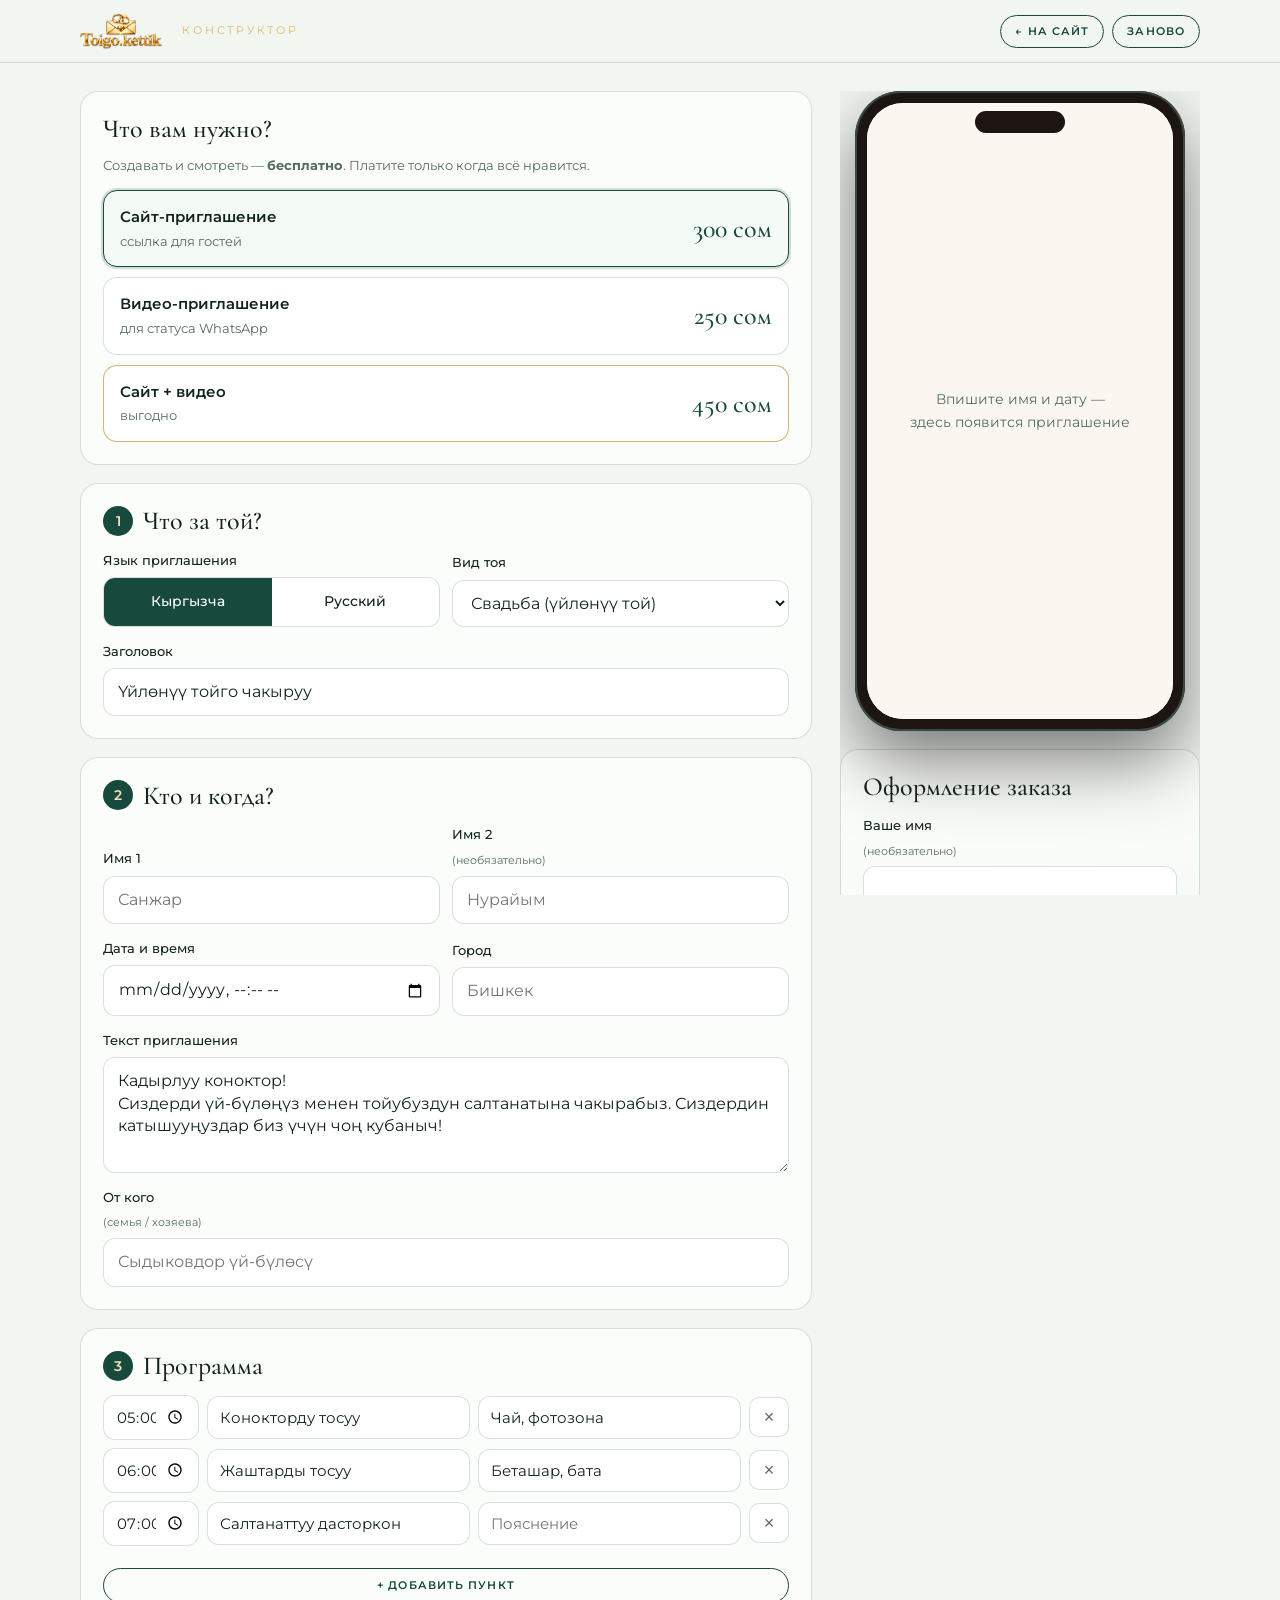
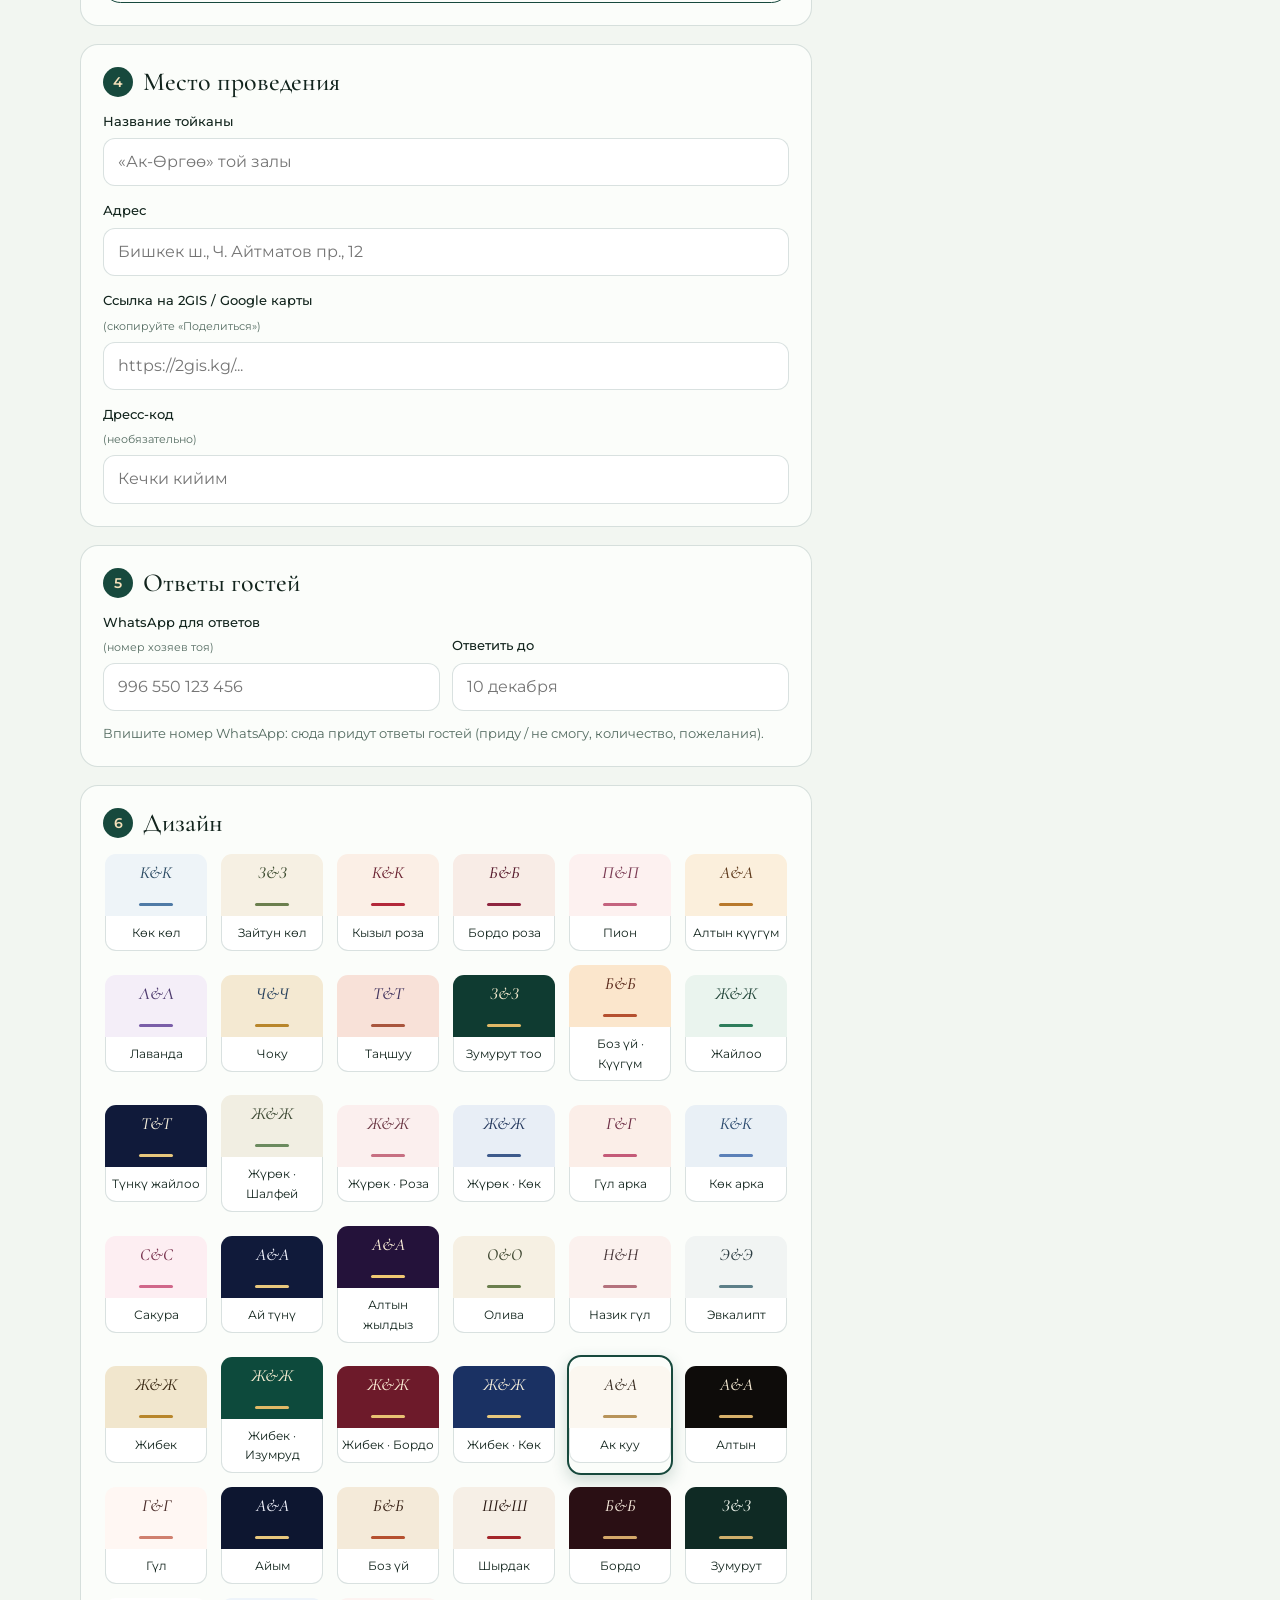
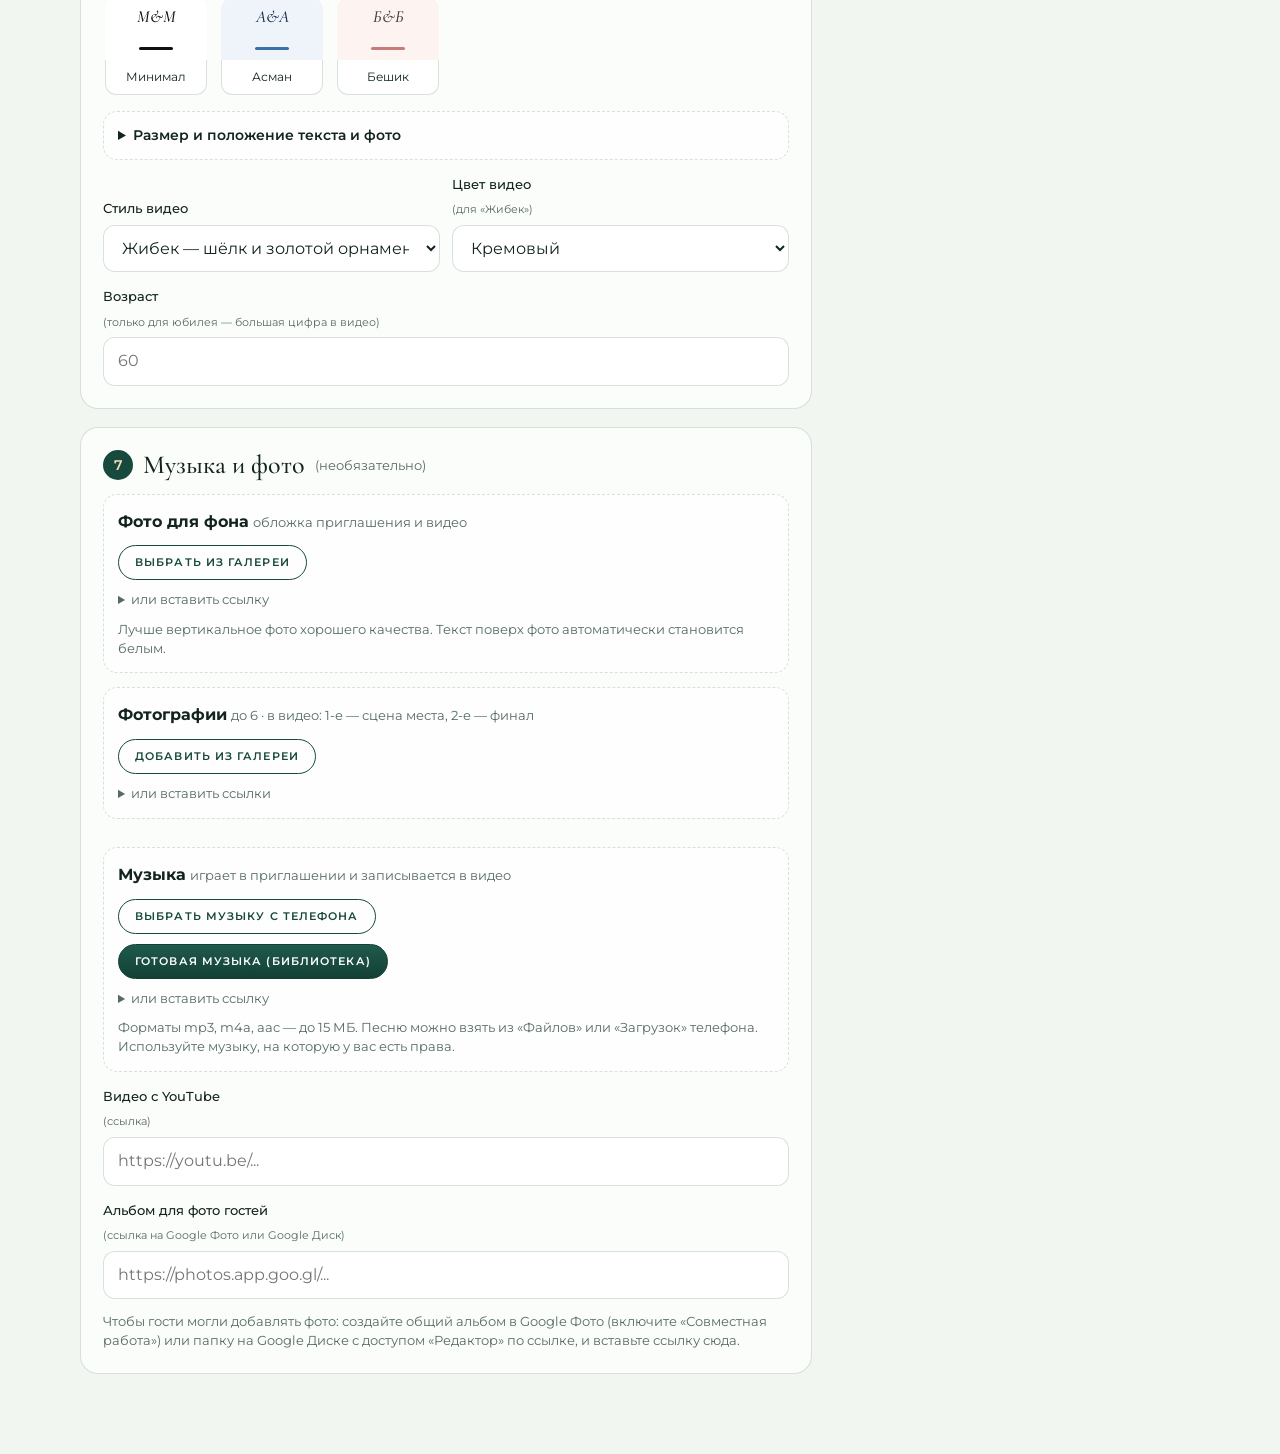
<file: create.html>
<!doctype html>
<html lang="ru">
<head>
<meta charset="utf-8">
<meta name="viewport" content="width=device-width, initial-scale=1, viewport-fit=cover">
<title>Создать приглашение · Toigo.kettik</title>
<meta name="description" content="Создайте приглашение на той бесплатно: выберите дизайн, впишите имена и дату, посмотрите результат. Платите, когда всё нравится.">
<link rel="icon" href="favicon.png" type="image/png">
<link rel="apple-touch-icon" href="apple-touch-icon.png">
<link rel="preconnect" href="https://fonts.googleapis.com">
<link rel="preconnect" href="https://fonts.gstatic.com" crossorigin>
<link href="https://fonts.googleapis.com/css2?family=Forum&family=Cormorant+Garamond:ital,wght@0,500;0,600;1,500&family=Montserrat:wght@400;500;600&display=swap" rel="stylesheet">
<link rel="stylesheet" href="css/style.css?v=46">
<link rel="stylesheet" href="css/admin.css?v=46">
</head>
<body class="adm" data-mode="public">




<header class="adm-top">
  <div class="wrap adm-top-in">
    <a class="logo" href="index.html"><img class="logo-full" src="logo/toigo-logo.png" alt="Toigo.kettik"><small class="logo-sub">конструктор</small></a>
    <div class="adm-actions">
      <a class="btn btn-sm btn-ghost" href="index.html">← На сайт</a>
      <button type="button" class="btn btn-sm btn-ghost" id="btnReset" title="Начать заново">Заново</button>
    </div>
  </div>
</header>

<main class="wrap adm-grid">
  <!-- ФОРМА -->
  <form class="adm-form" id="form" autocomplete="off" onsubmit="return false">

    <section class="card" id="prodCard">
      <h2>Что вам нужно?</h2>
      <p class="hint">Создавать и смотреть — <b>бесплатно</b>. Платите только когда всё нравится.</p>
      <div class="prod">
        <label><input type="radio" name="product" value="site" checked><span><b>Сайт-приглашение</b><small>ссылка для гостей</small><i data-pp="site">300 сом</i></span></label>
        <label><input type="radio" name="product" value="video"><span><b>Видео-приглашение</b><small>для статуса WhatsApp</small><i data-pp="video">250 сом</i></span></label>
        <label class="best"><input type="radio" name="product" value="both"><span><b>Сайт + видео</b><small>выгодно</small><i data-pp="both">450 сом</i></span></label>
      </div>
    </section>

    <section class="card">
      <h2><span>1</span> Что за той?</h2>
      <div class="row2">
        <label>Язык приглашения
          <div class="seg" id="langSeg">
            <label><input type="radio" name="lang" value="ky" checked><span>Кыргызча</span></label>
            <label><input type="radio" name="lang" value="ru"><span>Русский</span></label>
          </div>
        </label>
        <label>Вид тоя
          <select id="type"></select>
        </label>
      </div>
      <label>Заголовок
        <input id="heading" maxlength="80">
      </label>
    </section>

    <section class="card">
      <h2><span>2</span> Кто и когда?</h2>
      <div class="row2">
        <label>Имя 1 <input id="name1" maxlength="40" placeholder="Санжар"></label>
        <label>Имя 2 <small>(необязательно)</small> <input id="name2" maxlength="40" placeholder="Нурайым"></label>
      </div>
      <div class="row2">
        <label>Дата и время <input id="date" type="datetime-local"></label>
        <label>Город <input id="city" maxlength="40" placeholder="Бишкек"></label>
      </div>
      <label>Текст приглашения
        <textarea id="text" rows="4" maxlength="600"></textarea>
      </label>
      <label>От кого <small>(семья / хозяева)</small>
        <input id="hosts" maxlength="60" placeholder="Сыдыковдор үй-бүлөсү">
      </label>
    </section>

    <section class="card">
      <h2><span>3</span> Программа</h2>
      <div id="programList"></div>
      <button type="button" class="btn btn-sm btn-ghost" id="addRow">+ Добавить пункт</button>
    </section>

    <section class="card">
      <h2><span>4</span> Место проведения</h2>
      <label>Название тойканы <input id="vname" maxlength="70" placeholder="«Ак-Өргөө» той залы"></label>
      <label>Адрес <input id="vaddr" maxlength="100" placeholder="Бишкек ш., Ч. Айтматов пр., 12"></label>
      <label>Ссылка на 2GIS / Google карты <small>(скопируйте «Поделиться»)</small>
        <input id="vmap" inputmode="url" placeholder="https://2gis.kg/...">
      </label>
      <label>Дресс-код <small>(необязательно)</small> <input id="dress" maxlength="100" placeholder="Кечки кийим"></label>
    </section>

    <section class="card">
      <h2><span>5</span> Ответы гостей</h2>
      <div class="row2">
        <label>WhatsApp для ответов <small>(номер хозяев тоя)</small>
          <input id="rsvpWa" inputmode="tel" placeholder="996 550 123 456">
        </label>
        <label>Ответить до <input id="rsvpUntil" maxlength="30" placeholder="10 декабря"></label>
      </div>
      <p class="hint" id="rsvpHint"></p>
    </section>

    <section class="card">
      <h2><span>6</span> Дизайн</h2>
      <div class="themes" id="themes"></div>
      <details class="cs" id="csBox">
        <summary>Свой стиль: цвета, шрифт и конверт</summary>
        <p class="hint">Измените цвета выбранного дизайна под себя: фон, текст, рисунок и конверт. Работает для дизайнов с рисунком (Олива, Көк көл, Чоку и др.).</p>
        <label class="chk"><input type="checkbox" id="csOn"> Использовать свой стиль</label>
        <div class="cs-body" id="csBody"><div id="csStyle"></div></div>
      </details>
      <details class="cs" id="layBox">
        <summary>Размер и положение текста и фото</summary>
        <p class="hint">Если цифры или имена закрывают лицо на фото, уменьшите их или сдвиньте. Результат сразу виден справа.</p>
        <div class="lay-grid">
          <label>Размер имён <output></output><input type="range" id="layN" min="50" max="150" step="5" value="100"></label>
          <label>Размер даты и цифр <output></output><input type="range" id="layD" min="40" max="150" step="5" value="100"></label>
          <label>Положение текста (выше / ниже) <output></output><input type="range" id="layY" min="-40" max="40" step="2" value="0"></label>
        </div>
        <p class="cs-t">Фото на фоне</p>
        <div class="lay-grid">
          <label>Приближение <output></output><input type="range" id="layZ" min="100" max="250" step="5" value="100"></label>
          <label>Сдвиг фото влево / вправо <output></output><input type="range" id="layFx" min="0" max="100" step="2" value="50"></label>
          <label>Сдвиг фото вверх / вниз <output></output><input type="range" id="layFy" min="0" max="100" step="2" value="50"></label>
          <label>Затемнение фото <output></output><input type="range" id="layDim" min="0" max="150" step="5" value="100"></label>
        </div>
        <button type="button" class="btn btn-sm btn-ghost" id="layReset">Сбросить</button>
      </details>

      <div class="row2">
        <label>Стиль видео
          <select id="vstyle">
            <option value="silk">Жибек — шёлк и золотой орнамент</option>
            <option value="classic">Как у приглашения (тема)</option>
          </select>
        </label>
        <label>Цвет видео <small>(для «Жибек»)</small>
          <select id="vpal">
            <option value="cream">Кремовый</option>
            <option value="emerald">Изумрудный</option>
            <option value="burgundy">Бордовый</option>
            <option value="navy">Тёмно-синий</option>
          </select>
        </label>
      </div>
      <label>Возраст <small>(только для юбилея — большая цифра в видео)</small>
        <input id="age" inputmode="numeric" maxlength="3" placeholder="60">
      </label>
    </section>

    <section class="card">
      <h2><span>7</span> Музыка и фото <small>(необязательно)</small></h2>
      <div class="pick">
        <div class="pick-head"><b>Фото для фона</b> <small>обложка приглашения и видео</small></div>
        <div class="thumbs" id="coverThumb"></div>
        <label class="btn btn-sm btn-ghost pick-btn" data-need="storage">Выбрать из галереи<input type="file" id="coverFile" accept="image/*" hidden></label>
        <details id="coverMore"><summary>или вставить ссылку</summary>
          <input id="cover" inputmode="url" placeholder="https://... или photos/cover.jpg">
        </details>
        <p class="hint">Лучше вертикальное фото хорошего качества. Текст поверх фото автоматически становится белым.</p>
      </div>

      <div class="pick">
        <div class="pick-head"><b>Фотографии</b> <small>до 6 · в видео: 1-е — сцена места, 2-е — финал</small></div>
        <div class="thumbs" id="photoThumbs"></div>
        <label class="btn btn-sm btn-ghost pick-btn" data-need="storage">Добавить из галереи<input type="file" id="photoFile" accept="image/*" multiple hidden></label>
        <details id="photoMore"><summary>или вставить ссылки</summary>
          <textarea id="photos" rows="3" placeholder="https://... (по одной в строке)"></textarea>
        </details>
      </div>
      <p class="hint" id="pickStatus" aria-live="polite"></p>

      <div class="pick">
        <div class="pick-head"><b>Музыка</b> <small>играет в приглашении и записывается в видео</small></div>
        <div class="music-row" id="musicRow" hidden>
          <audio id="musicPlayer" controls preload="none"></audio>
          <button type="button" class="btn btn-sm btn-ghost" id="musicDel">Удалить</button>
        </div>
        <label class="btn btn-sm btn-ghost pick-btn" data-need="storage">Выбрать музыку с телефона<input type="file" id="musicFile" accept="audio/*,.mp3,.m4a,.aac" hidden></label>
        <button type="button" class="btn btn-sm btn-solid pick-btn" id="btnLib">Готовая музыка (библиотека)</button>
        <div class="bar" id="musicBar" hidden><i></i></div>
        <details id="musicMore"><summary>или вставить ссылку</summary>
          <input id="music" inputmode="url" placeholder="https://... или music/song.mp3">
        </details>
        <p class="hint">Форматы mp3, m4a, aac — до 15 МБ. Песню можно взять из «Файлов» или «Загрузок» телефона. Используйте музыку, на которую у вас есть права.</p>
      </div>
      <label>Видео с YouTube <small>(ссылка)</small>
        <input id="video" inputmode="url" placeholder="https://youtu.be/...">
      </label>
      <label>Альбом для фото гостей <small>(ссылка на Google Фото или Google Диск)</small>
        <input id="album" inputmode="url" placeholder="https://photos.app.goo.gl/...">
      </label>
      <p class="hint">Чтобы гости могли добавлять фото: создайте общий альбом в Google Фото (включите «Совместная работа») или папку на Google Диске с доступом «Редактор» по ссылке, и вставьте ссылку сюда.</p>
    </section>
  </form>

  <!-- ПРЕДПРОСМОТР + ССЫЛКА -->
  <aside class="adm-side">
    <div class="phone" id="phoneWrap">
      <div class="phone-notch"></div>
      <iframe id="frame" title="Предпросмотр приглашения"></iframe>
      <p class="phone-empty" id="empty">Впишите имя и дату —<br>здесь появится приглашение</p>
    </div>


    <div class="card ord" id="orderBox">
      <h2>Оформление заказа</h2>
      <label>Ваше имя <small>(необязательно)</small><input id="cName" maxlength="60" autocomplete="name"></label>
      <label>Ваш номер WhatsApp <small>(для связи)</small><input id="cPhone" inputmode="tel" maxlength="24" placeholder="+996 ..." autocomplete="tel"></label>
      <p class="ord-total">Итого: <b id="ordPrice">300</b> сом</p>
      <p class="hint err" id="ordErr" hidden></p>
      <button type="button" class="btn btn-solid" id="btnOrder">Оформить заказ →</button>
      <p class="hint">После заказа вы увидите QR для оплаты. Пока оплата не подтверждена, приглашение показывается с надписью «Предпросмотр».</p>
    </div>

    <div class="card out">
      <h2>Готовая ссылка</h2>
      <div class="linkbox">
        <input id="link" readonly placeholder="Ссылка появится здесь">
      </div>
      <div class="out-btns">
        <button type="button" class="btn btn-sm btn-solid" id="btnCopy" disabled>Скопировать</button>
        <button type="button" class="btn btn-sm btn-ghost" id="btnOpen" disabled>Открыть</button>
        <a class="btn btn-sm btn-ghost" id="btnWa" target="_blank" rel="noopener" aria-disabled="true">WhatsApp</a>
      </div>
      <p class="hint" id="linkInfo"></p>
    </div>

    <div class="card out">
      <h2>Видео-приглашение</h2>
      <p class="hint">Короткое видео 9:16 с музыкой — для статуса WhatsApp. Откройте ссылку на телефоне и нажмите «Скачать видео».</p>
      <div class="linkbox"><input id="vlink" readonly placeholder="Ссылка появится здесь"></div>
      <div class="out-btns">
        <button type="button" class="btn btn-sm btn-solid" id="btnVCopy" disabled>Скопировать</button>
        <button type="button" class="btn btn-sm btn-ghost" id="btnVOpen" disabled>Открыть</button>
      </div>
    </div>

    <div class="card out">
      <h2>Личные ссылки для гостей</h2>
      <p class="hint">Впишите имена гостей — по одному в строке. У каждого будет своя ссылка с обращением по имени.</p>
      <textarea id="guests" rows="4" placeholder="Асан байке&#10;Гүлзат эже&#10;Бекмамат"></textarea>
      <button type="button" class="btn btn-sm btn-ghost" id="btnGuests">Создать ссылки</button>
      <div id="guestList"></div>
    </div>

    <div class="card out">
      <h2>Изменить готовую ссылку</h2>
      <p class="hint">Вставьте ссылку, которую создали раньше — форма заполнится.</p>
      <div class="linkbox"><input id="importLink" placeholder="https://…/davet.html?d=…"></div>
      <button type="button" class="btn btn-sm btn-ghost" id="btnImport">Загрузить</button>
      <p class="hint err" id="importErr" hidden>Не удалось прочитать ссылку.</p>
    </div>
  </aside>
</main>


<div class="lib" id="lib" hidden>
  <div class="lib-box" role="dialog" aria-modal="true" aria-label="Музыка">
    <div class="lib-h"><b>Музыка</b><button type="button" id="libX" aria-label="Закрыть">✕</button></div>
    <div class="lib-chips" id="libChips"></div>
    <div class="lib-list" id="libList"></div>
  </div>
</div>
<script src="js/config.js?v=46"></script>
<script src="js/scenes.js?v=46"></script>
<script src="js/orders.js?v=46"></script>
<script src="js/codec.js?v=46"></script>
<script src="js/photos.js?v=46"></script>
<script src="js/envedit.js?v=46"></script>
<script src="js/styleedit.js?v=46"></script>
<script src="js/admin.js?v=46"></script>
<script src="js/library.js?v=46"></script>
</body>
</html>
</file>
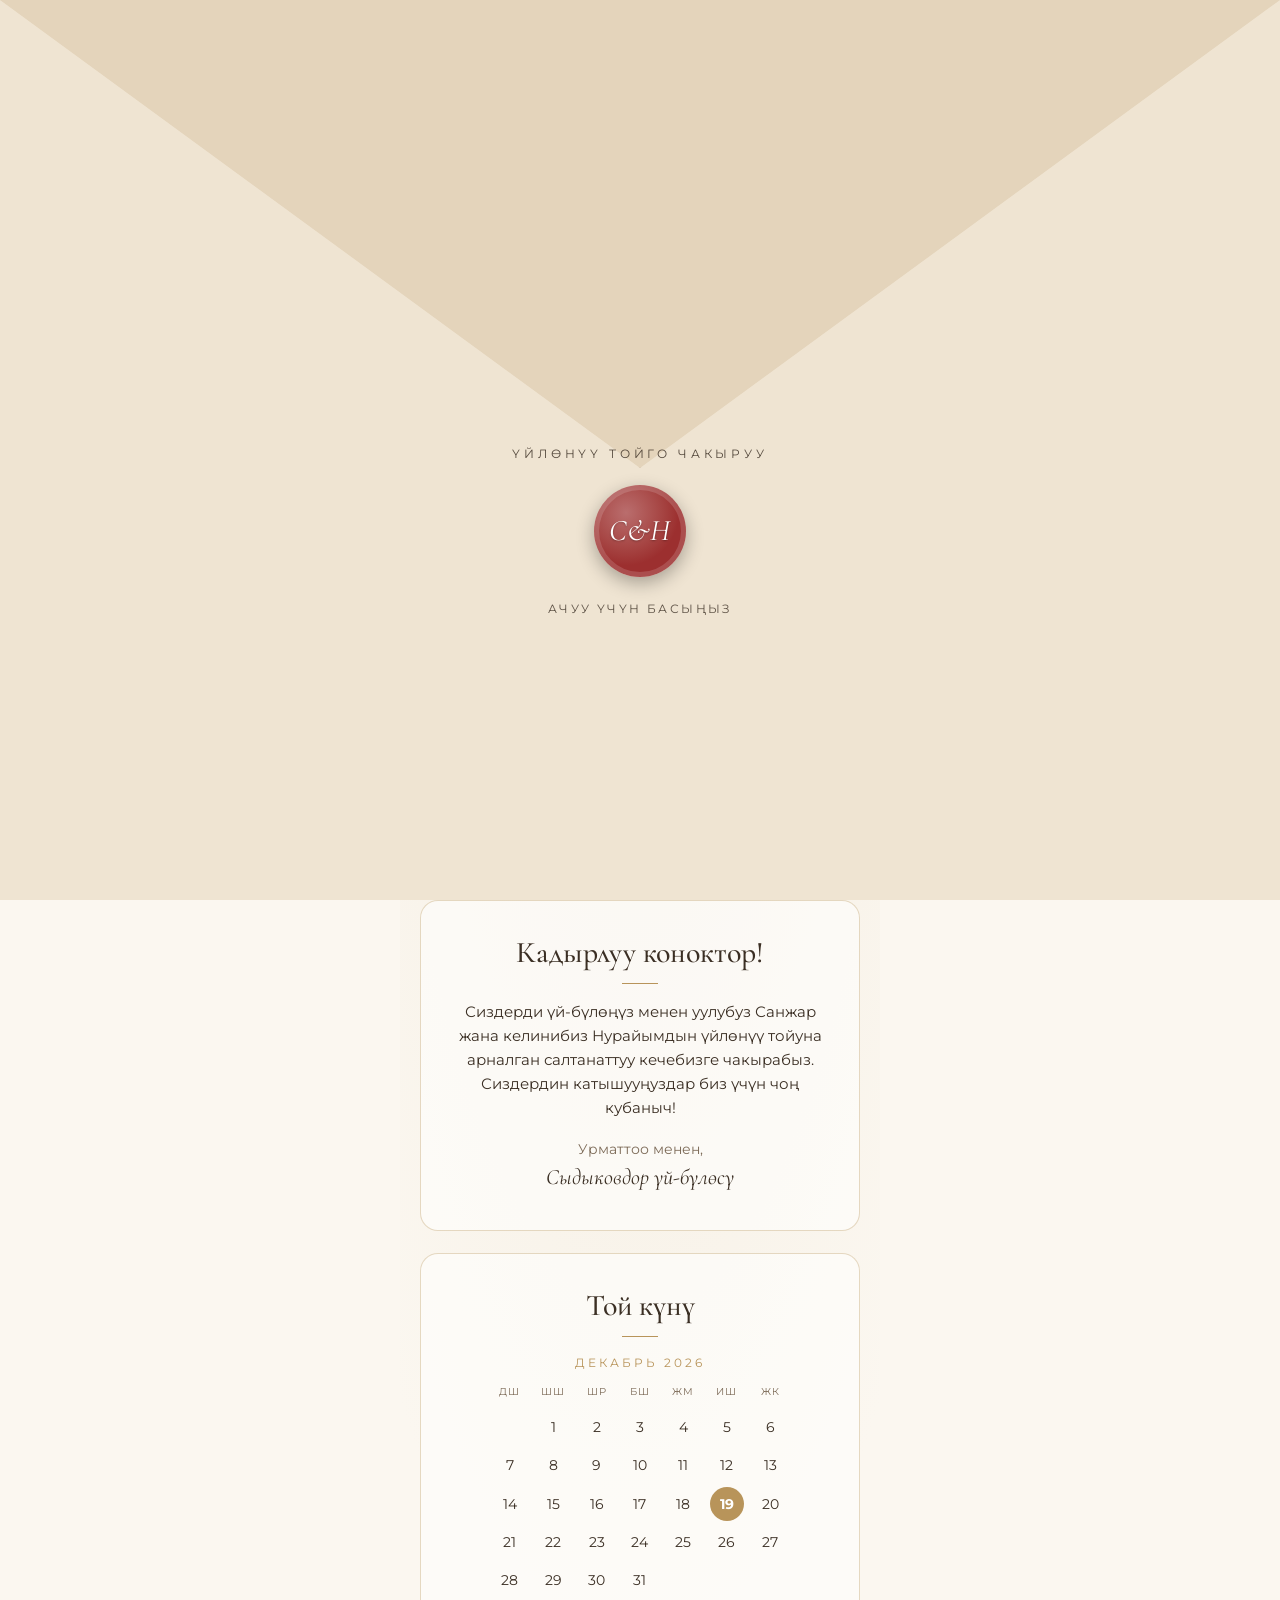
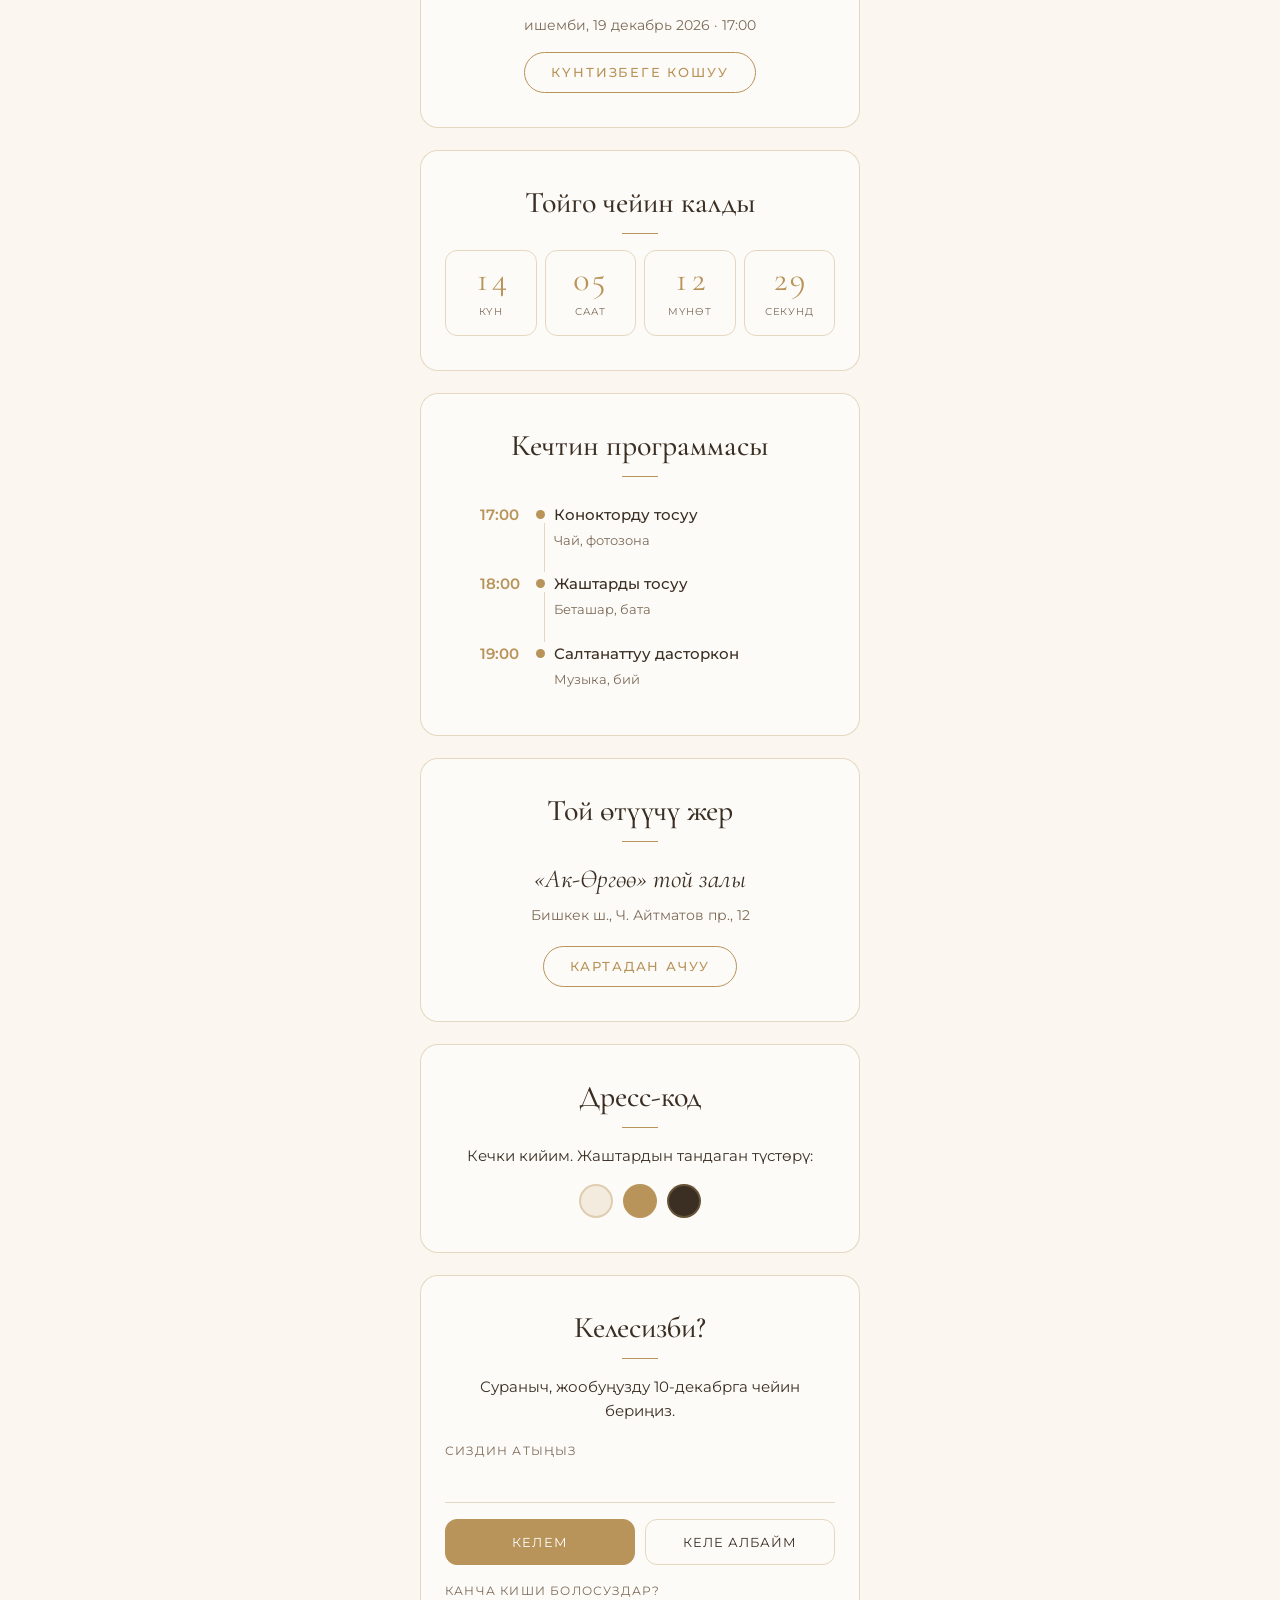
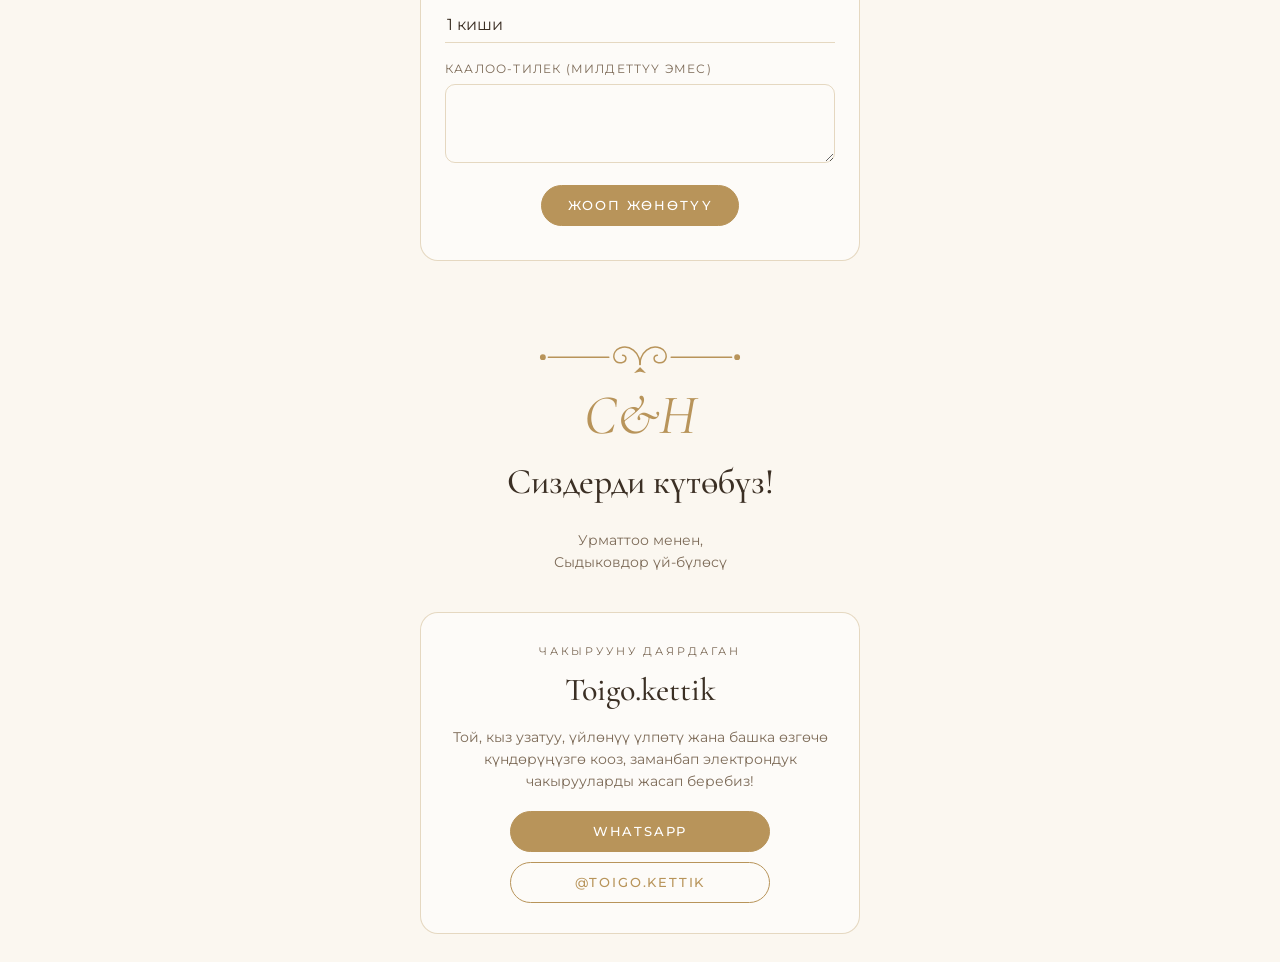
<file: davet.html>
<!doctype html>
<html lang="ky">
<head>
<meta charset="utf-8">
<meta name="robots" content="noindex, nofollow">
<meta name="viewport" content="width=device-width, initial-scale=1, viewport-fit=cover">
<title>Той чакыруу</title>
<meta property="og:type" content="website">
<meta property="og:image" content="https://samaratc.store/og.png">
<meta property="og:image:width" content="1200">
<meta property="og:image:height" content="630">
<meta name="twitter:card" content="summary_large_image">
<meta property="og:title" content="Той чакыруу">
<meta property="og:description" content="Сиздерди тойго чакырабыз!">
<link rel="icon" href="favicon.png" type="image/png">
<link rel="apple-touch-icon" href="apple-touch-icon.png">
<meta name="theme-color" content="#7a1f2b">
<link rel="preconnect" href="https://fonts.googleapis.com">
<link rel="preconnect" href="https://fonts.gstatic.com" crossorigin>
<link href="https://fonts.googleapis.com/css2?family=Cormorant+Garamond:ital,wght@0,400;0,500;0,600;1,400;1,500&family=Montserrat:wght@300;400;500;600&display=swap" rel="stylesheet">
<link rel="stylesheet" href="css/invite.css?v=46">
</head>
<body>
<main id="app" aria-live="polite"><p class="loading">…</p></main>
<script src="js/config.js?v=46"></script>
<script src="js/scenes.js?v=46"></script>
<script src="js/orders.js?v=46"></script>
<script src="js/codec.js?v=46"></script>
<script src="js/botanic.js?v=46"></script>
<script src="js/silk.js?v=46"></script>
<script src="js/silkfx.js?v=46"></script>
<script src="js/themes.js?v=46"></script>
<script src="js/ornament.js?v=46"></script>
<script src="js/invite.js?v=46"></script>
</body>
</html>
</file>
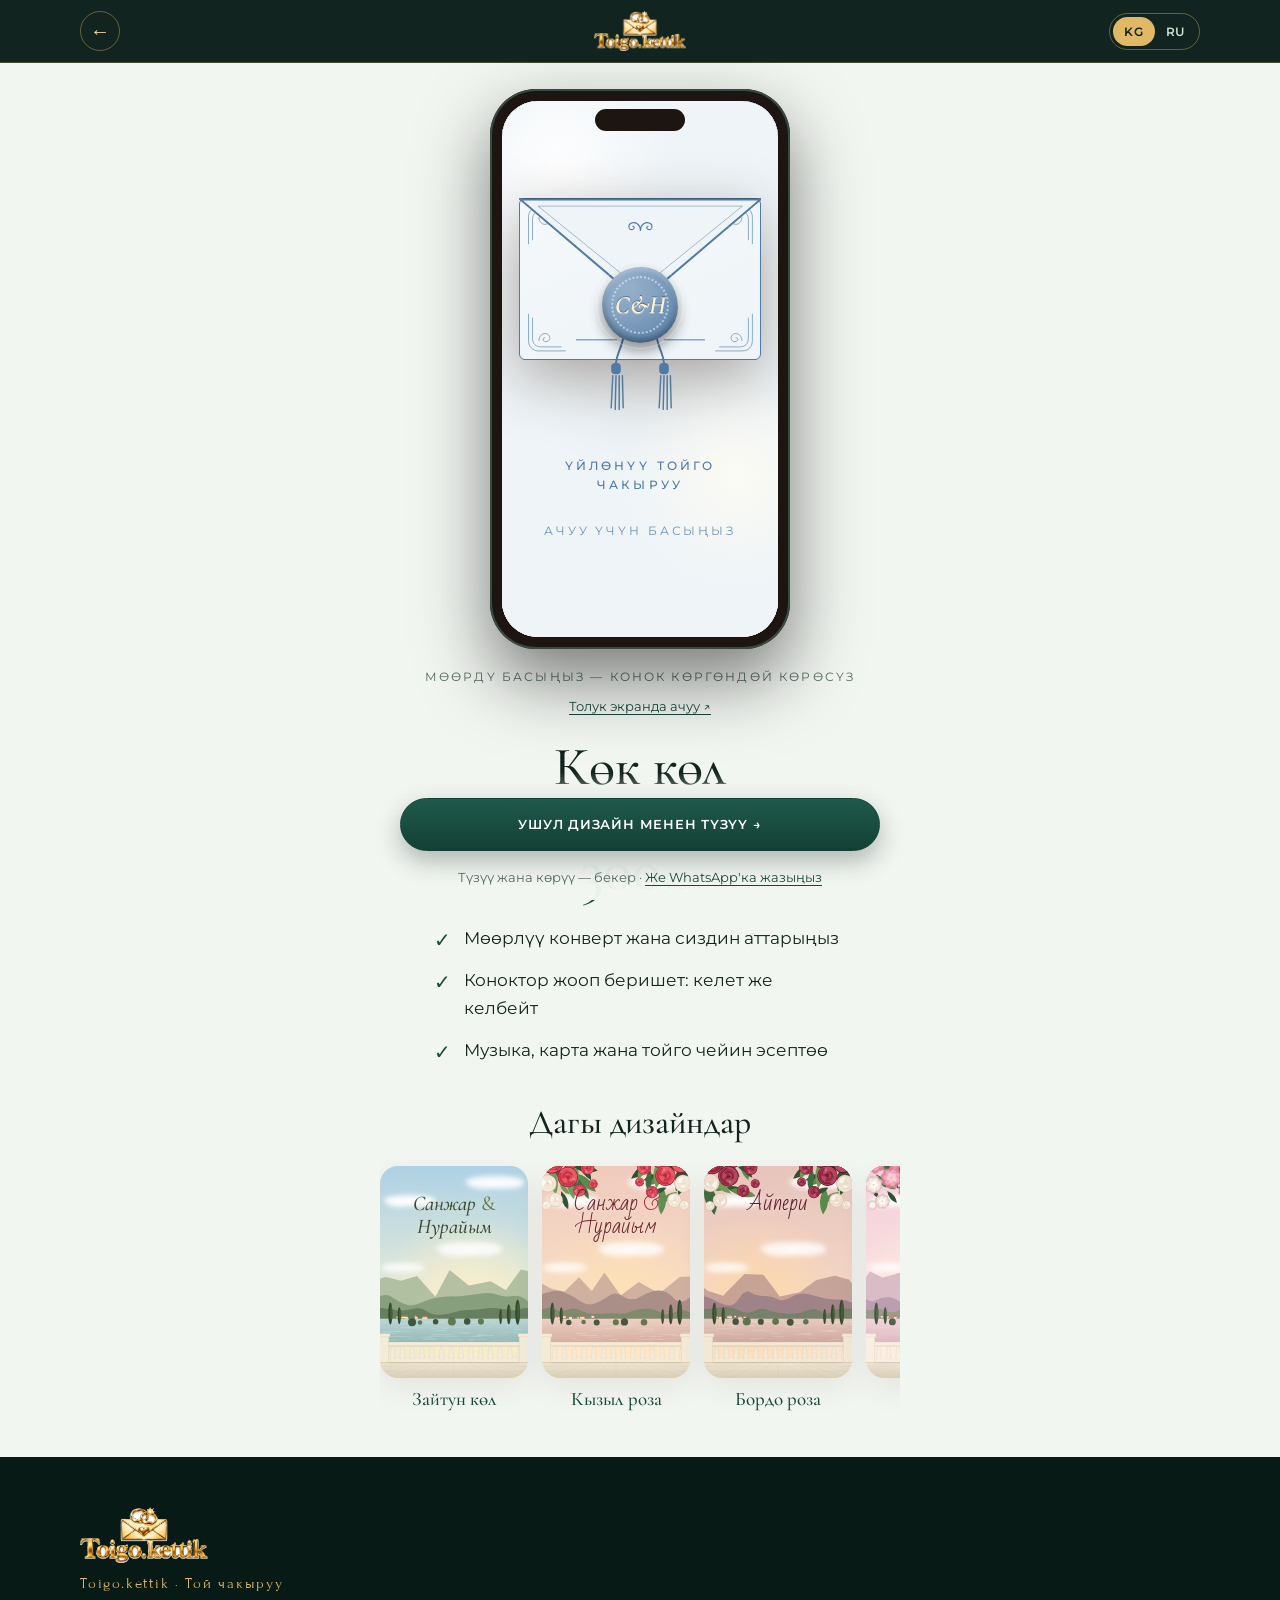
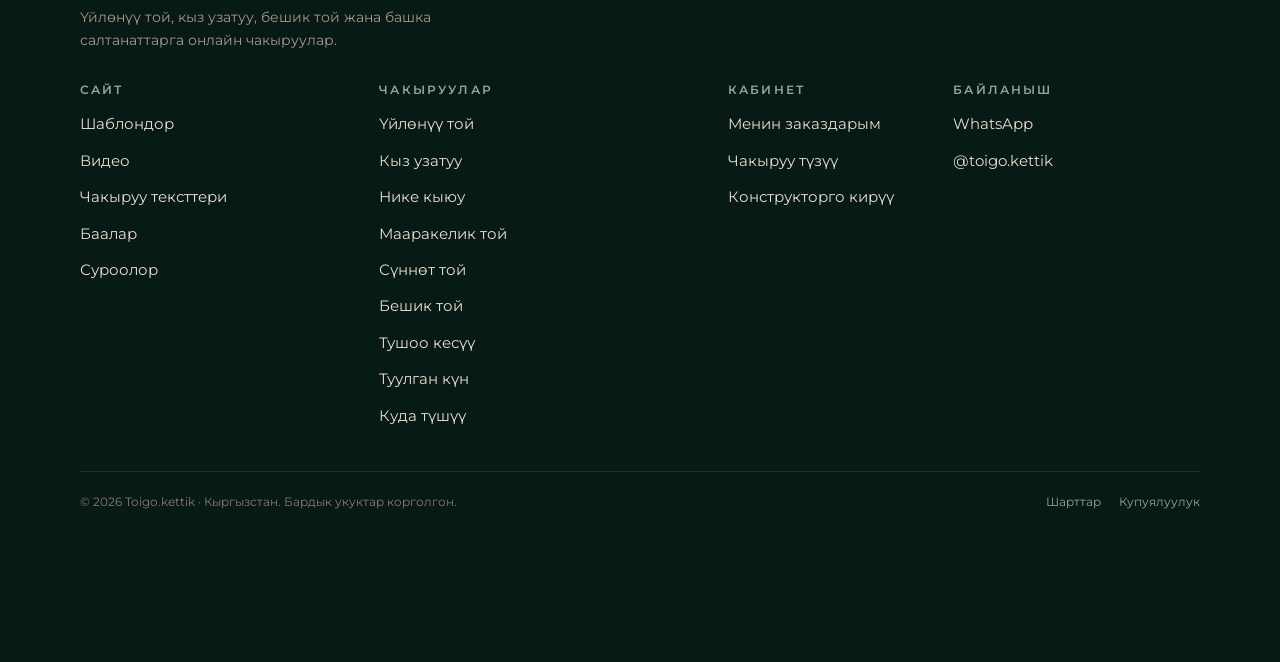
<file: design.html>
<!doctype html>
<html lang="ky">
<head>
<meta charset="utf-8">
<meta name="viewport" content="width=device-width, initial-scale=1, viewport-fit=cover">
<title>Дизайн · Toigo.kettik</title>
<meta name="theme-color" content="#08211b">
<link rel="icon" href="favicon.png" type="image/png">
<link rel="apple-touch-icon" href="apple-touch-icon.png">
<link rel="preconnect" href="https://fonts.googleapis.com">
<link rel="preconnect" href="https://fonts.gstatic.com" crossorigin>
<link href="https://fonts.googleapis.com/css2?family=Cormorant+Garamond:ital,wght@0,400;0,500;0,600;1,400;1,500&family=Montserrat:wght@300;400;500;600&display=swap" rel="stylesheet">
<link href="https://fonts.googleapis.com/css2?family=Forum&family=Prata&family=EB+Garamond:ital@1&family=Oswald:wght@600&family=Philosopher:wght@400;700&family=Lora:ital@1&family=Pacifico&family=Bad+Script&display=swap" rel="stylesheet">
<link rel="stylesheet" href="css/style.css?v=46">
</head>
<body class="inner dz-page">
<header id="hdr"></header>

<main class="dz-main" id="dz" aria-live="polite"></main>

<div class="dz-cta" id="cta"></div>
<footer id="siteFooter"></footer>

<script src="js/config.js?v=46"></script>
<script src="js/scenes.js?v=46"></script>
<script src="js/i18n.js?v=46"></script>
<script src="js/botanic.js?v=46"></script>
<script src="js/shell.js?v=46"></script>
<script src="js/design.js?v=46"></script>
</body>
</html>
</file>
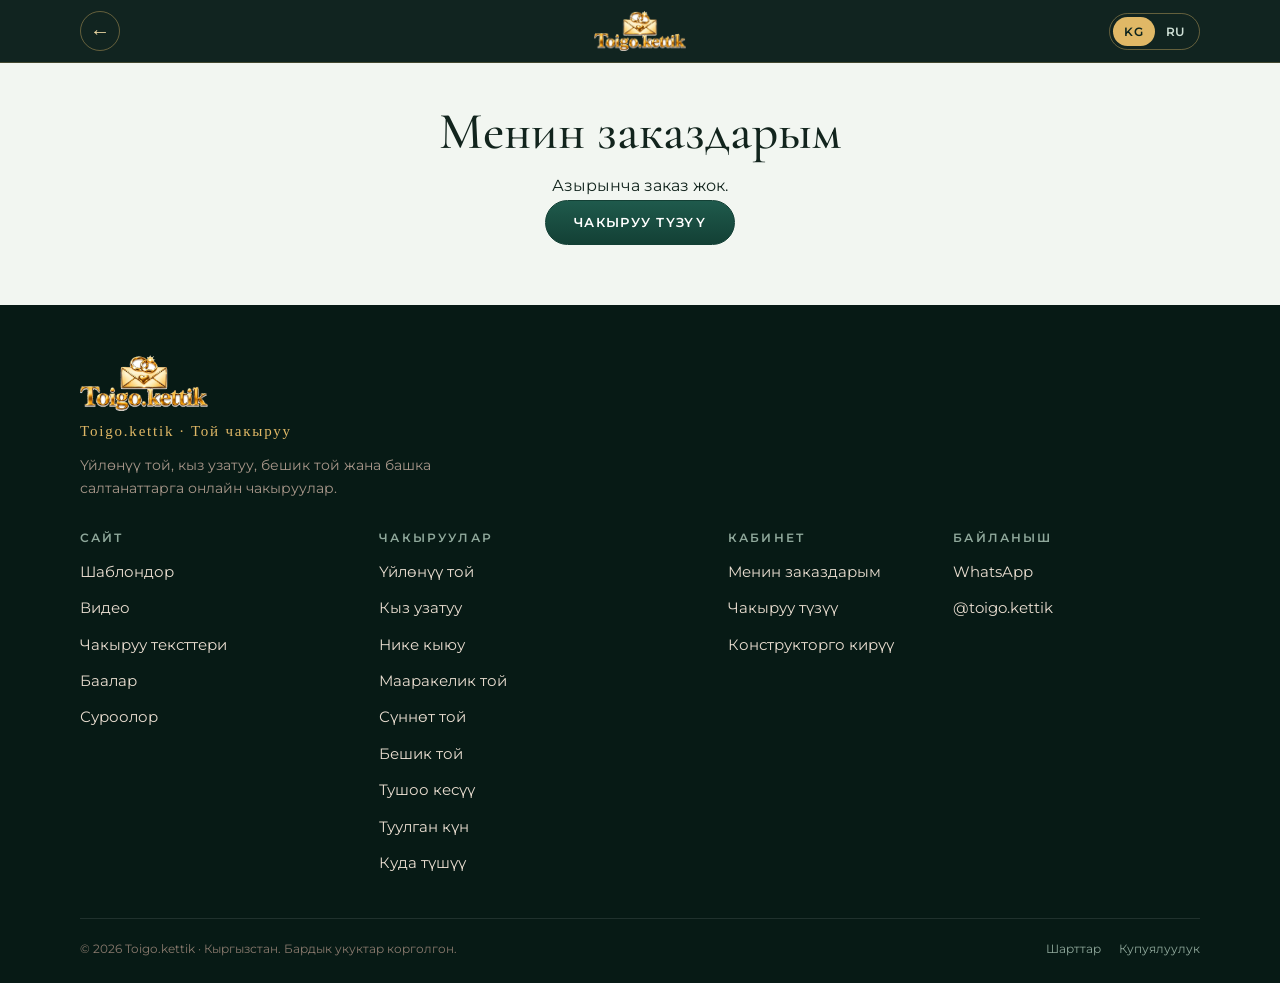
<file: order.html>
<!doctype html>
<html lang="ky">
<head>
<meta charset="utf-8">
<meta name="viewport" content="width=device-width, initial-scale=1, viewport-fit=cover">
<meta name="robots" content="noindex, nofollow">
<title>Заказ · Toigo.kettik</title>
<meta name="theme-color" content="#08211b">
<link rel="icon" href="favicon.png" type="image/png">
<link rel="apple-touch-icon" href="apple-touch-icon.png">
<link rel="preconnect" href="https://fonts.googleapis.com">
<link rel="preconnect" href="https://fonts.gstatic.com" crossorigin>
<link href="https://fonts.googleapis.com/css2?family=Cormorant+Garamond:ital,wght@0,400;0,500;0,600;1,400;1,500&family=Montserrat:wght@300;400;500;600&display=swap" rel="stylesheet">
<link rel="stylesheet" href="css/style.css?v=46">
</head>
<body class="inner order-page">
<header id="hdr"></header>
<main class="page wrap narrow" id="pg" aria-live="polite"></main>
<footer id="siteFooter"></footer>
<script src="js/config.js?v=46"></script>
<script src="js/i18n.js?v=46"></script>
<script src="js/shell.js?v=46"></script>
<script src="js/orders.js?v=46"></script>
<script src="js/order.js?v=46"></script>
</body>
</html>
</file>
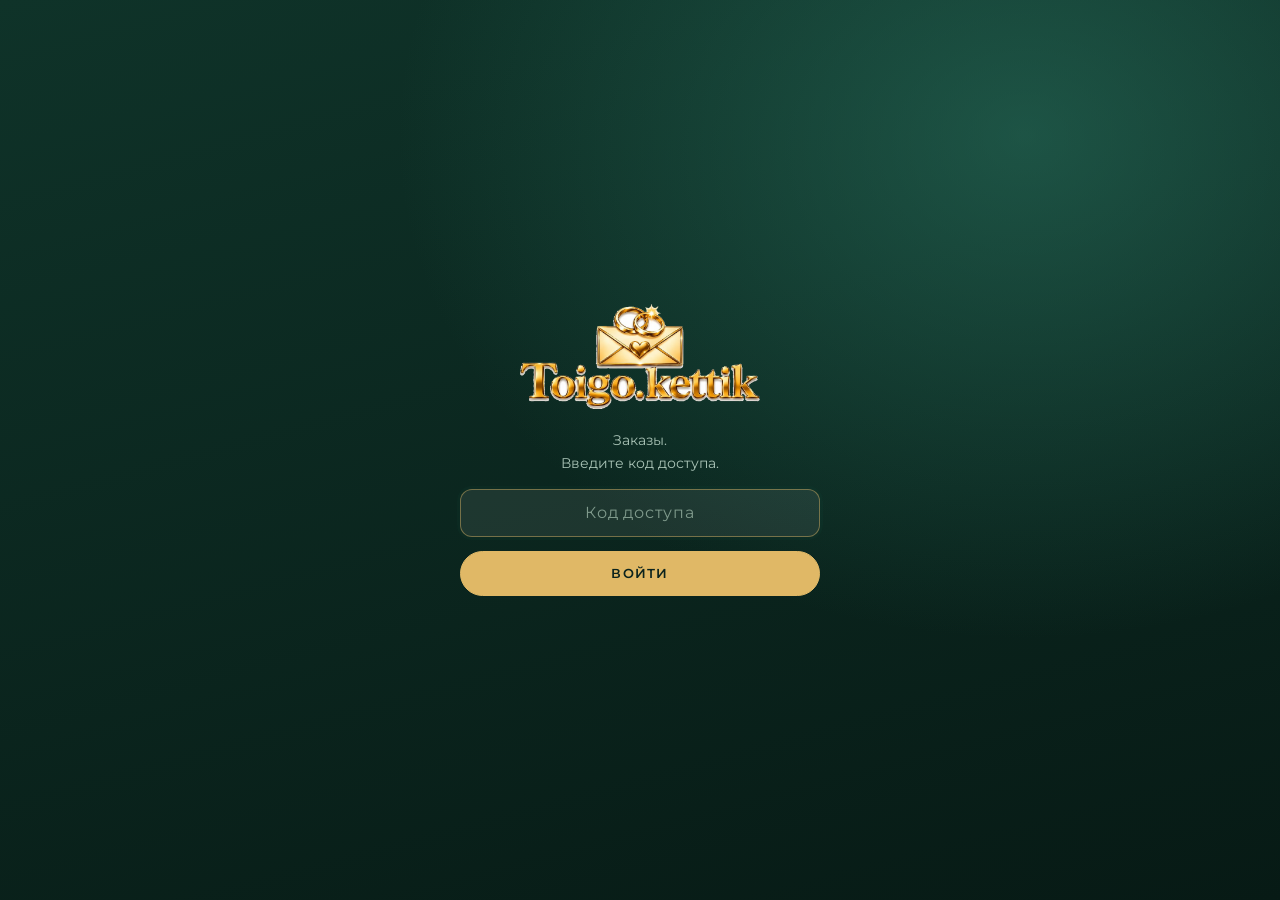
<file: orders.html>
<!doctype html>
<html lang="ru">
<head>
<meta charset="utf-8">
<meta name="viewport" content="width=device-width, initial-scale=1, viewport-fit=cover">
<meta name="robots" content="noindex, nofollow">
<title>Заказы · Toigo.kettik</title>
<link rel="icon" href="favicon.png" type="image/png">
<link rel="apple-touch-icon" href="apple-touch-icon.png">
<link rel="preconnect" href="https://fonts.googleapis.com">
<link rel="preconnect" href="https://fonts.gstatic.com" crossorigin>
<link href="https://fonts.googleapis.com/css2?family=Forum&family=Cormorant+Garamond:ital,wght@0,500;0,600;1,500&family=Montserrat:wght@400;500;600&display=swap" rel="stylesheet">
<link rel="stylesheet" href="css/style.css?v=46">
<link rel="stylesheet" href="css/admin.css?v=46">
</head>
<body class="adm gated">

<div class="gate" id="gate">
  <form class="gate-box" id="gateForm">
    <img class="gate-logo" src="logo/toigo-logo.png" alt="Toigo.kettik">
    <p>Заказы.<br>Введите код доступа.</p>
    <input id="gatePin" type="password" autocomplete="current-password" placeholder="Код доступа" required>
    <p class="gate-err" id="gateErr" hidden>Неверный код</p>
    <button class="btn btn-solid" type="submit">Войти</button>
  </form>
</div>

<header class="adm-top">
  <div class="wrap adm-top-in">
    <a class="logo" href="index.html"><img class="logo-full" src="logo/toigo-logo.png" alt="Toigo.kettik"><small class="logo-sub">заказы</small></a>
    <div class="adm-actions">
      <a class="btn btn-sm btn-ghost" href="admin.html">Конструктор</a>
      <a class="btn btn-sm btn-ghost" href="studio.html">Студия</a>
      <button type="button" class="btn btn-sm btn-ghost" id="btnRefresh">Обновить</button>
    </div>
  </div>
</header>

<main class="wrap oa">
  <div class="oa-top">
    <div class="tpl-filter" id="oaFilter">
      <button type="button" class="chip on" data-f="all">Все</button>
      <button type="button" class="chip" data-f="new">Ожидают оплаты</button>
      <button type="button" class="chip" data-f="paid">Оплачены</button>
      <button type="button" class="chip" data-f="cancelled">Отменены</button>
    </div>
    <p class="hint" id="oaCount"></p>
  </div>
  <div id="oaList" class="oa-list"></div>

  <section class="card oa-prices">
    <h2>Цены (сом)</h2>
    <p class="hint">Меняется сразу: новые заказы будут по новой цене. Старые заказы остаются по своей цене.</p>
    <div class="row3">
      <label>Сайт <input id="pSite" inputmode="numeric"></label>
      <label>Видео <input id="pVideo" inputmode="numeric"></label>
      <label>Сайт + видео <input id="pBoth" inputmode="numeric"></label>
    </div>
    <button type="button" class="btn btn-sm btn-solid" id="btnPrices">Сохранить цены</button>
    <p class="hint" id="pMsg"></p>
  </section>
</main>

<script src="js/config.js?v=46"></script>
<script src="js/orders.js?v=46"></script>
<script src="js/orders-admin.js?v=46"></script>
</body>
</html>
</file>
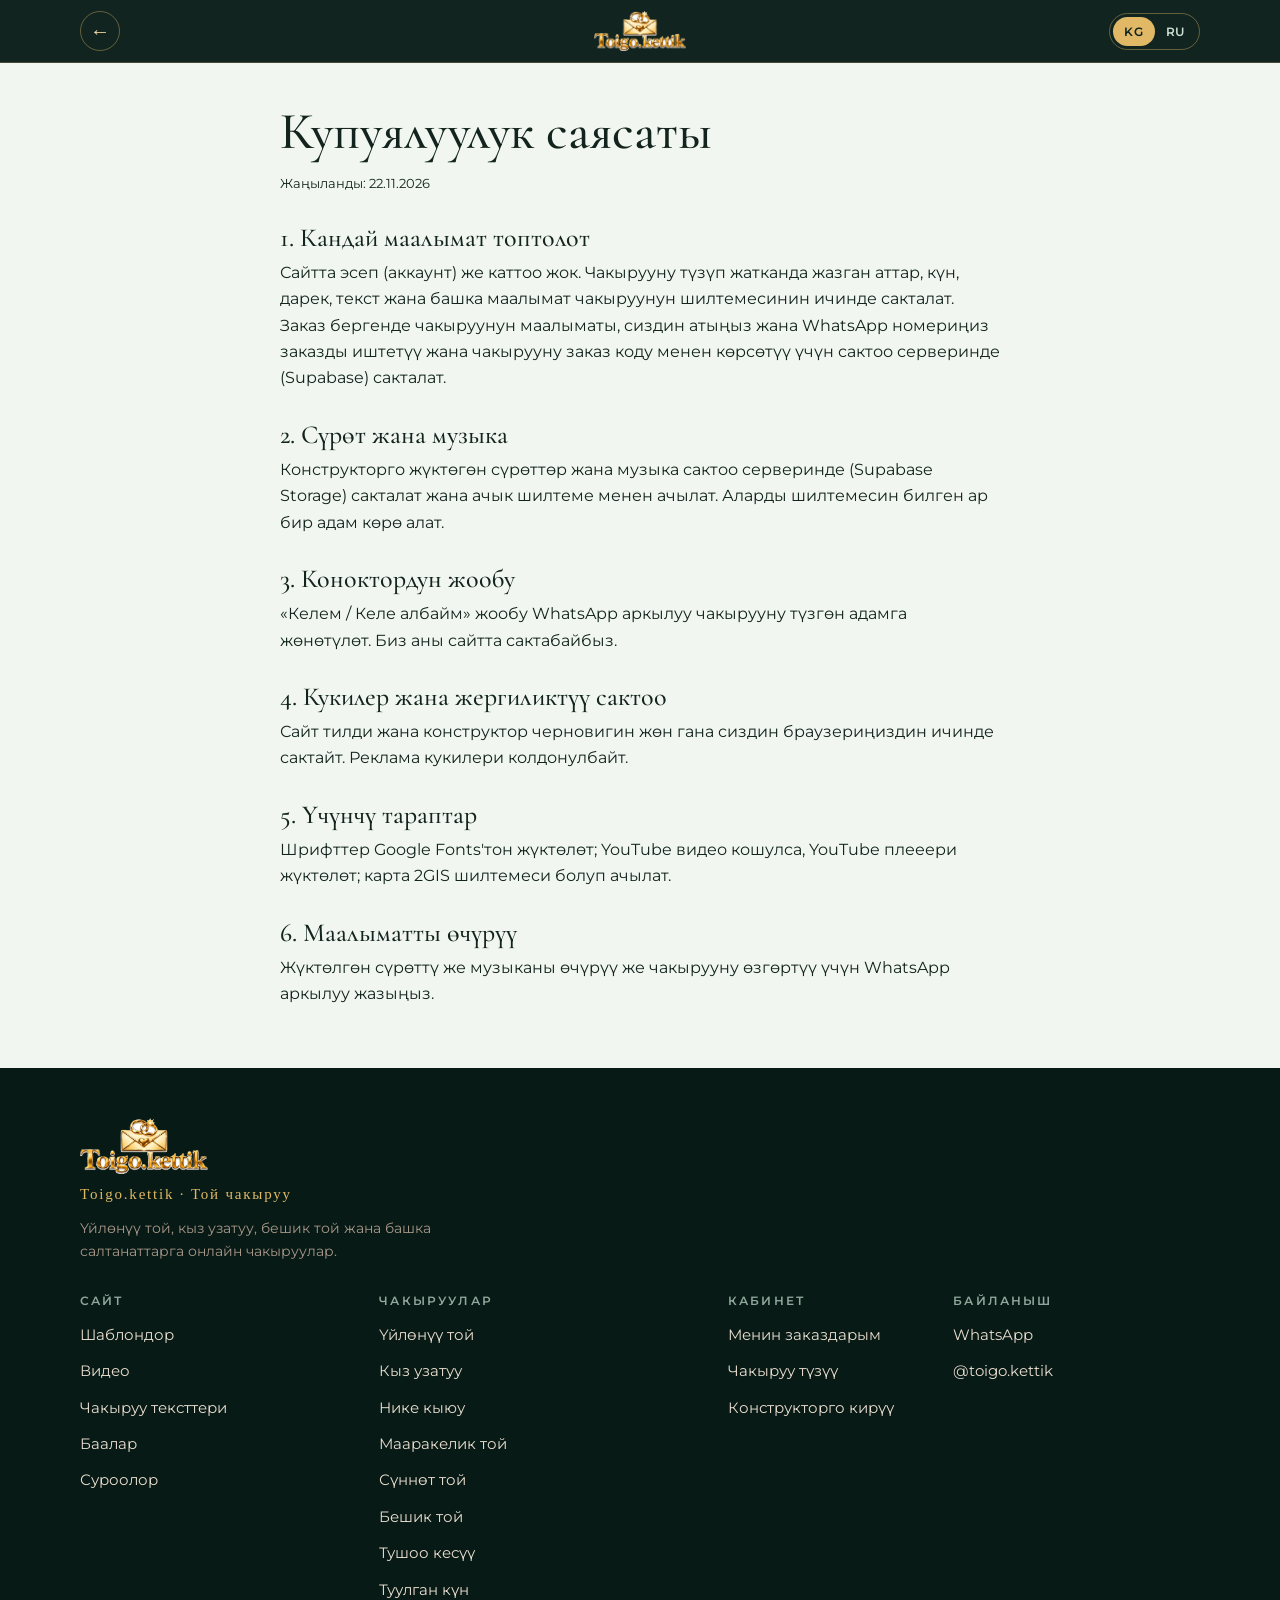
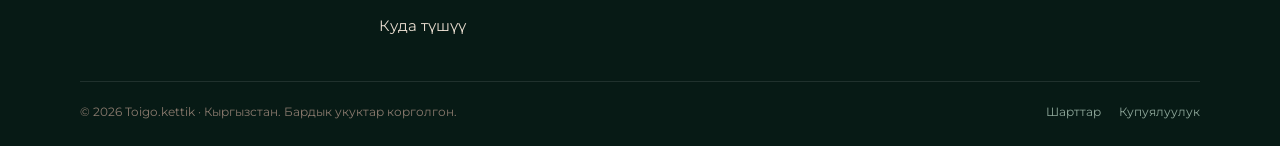
<file: privacy.html>
<!doctype html>
<html lang="ky">
<head>
<meta charset="utf-8">
<meta name="viewport" content="width=device-width, initial-scale=1, viewport-fit=cover">
<title>Купуялуулук · Toigo.kettik</title>
<meta name="theme-color" content="#08211b">
<link rel="icon" href="favicon.png" type="image/png">
<link rel="apple-touch-icon" href="apple-touch-icon.png">
<link rel="preconnect" href="https://fonts.googleapis.com">
<link rel="preconnect" href="https://fonts.gstatic.com" crossorigin>
<link href="https://fonts.googleapis.com/css2?family=Cormorant+Garamond:ital,wght@0,400;0,500;0,600;1,400;1,500&family=Montserrat:wght@300;400;500;600&display=swap" rel="stylesheet">
<link rel="stylesheet" href="css/style.css?v=26">
</head>
<body class="inner" data-doc="privacy">
<header id="hdr"></header>
<main class="page wrap narrow" id="pg"></main>
<footer id="siteFooter"></footer>
<script src="js/config.js?v=26"></script>
<script src="js/i18n.js?v=26"></script>
<script src="js/shell.js?v=26"></script>
<script src="js/legal.js?v=26"></script>
</body>
</html>
</file>
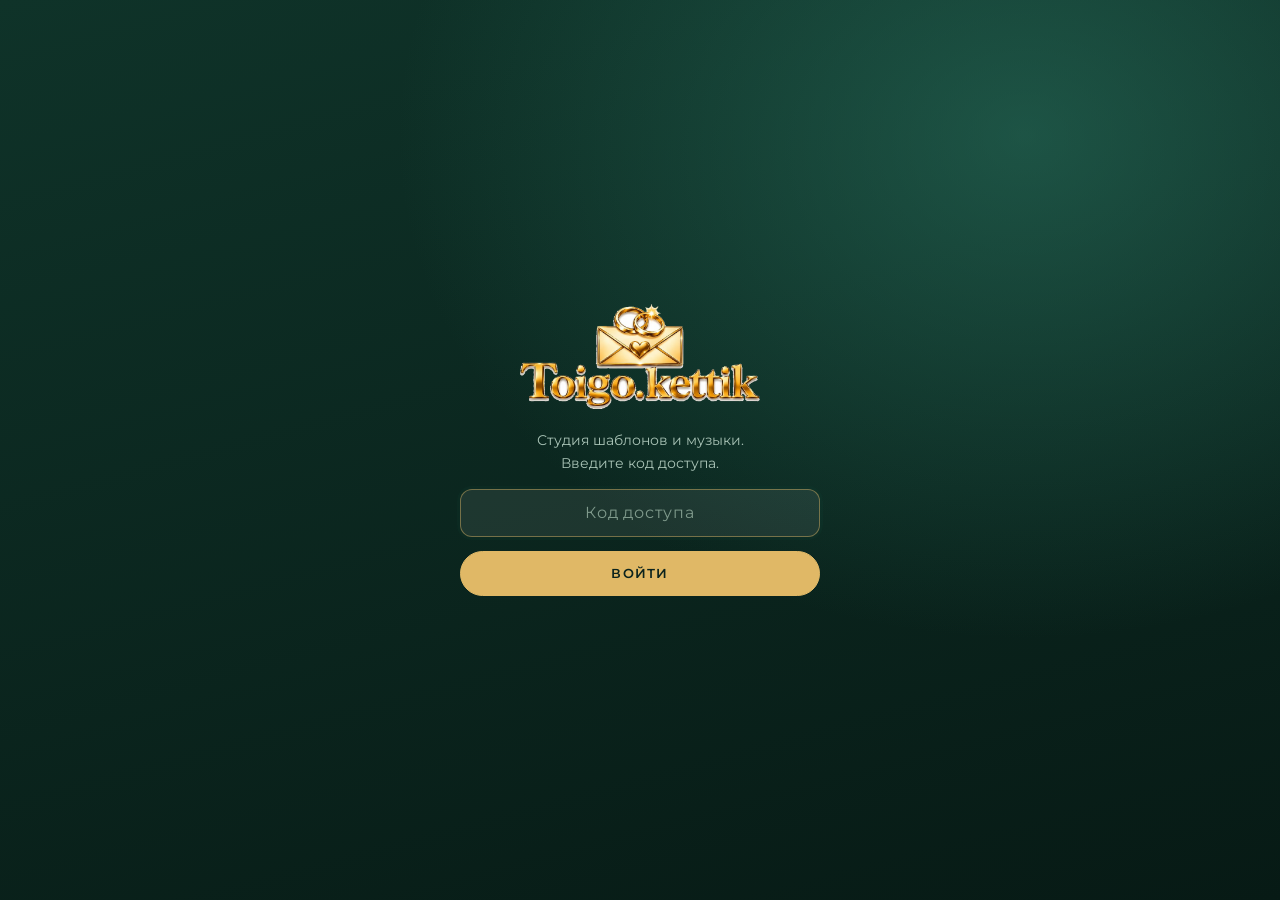
<file: studio.html>
<!doctype html>
<html lang="ru">
<head>
<meta charset="utf-8">
<meta name="viewport" content="width=device-width, initial-scale=1, viewport-fit=cover">
<meta name="robots" content="noindex, nofollow">
<title>Студия · Toigo.kettik</title>
<link rel="icon" href="favicon.png" type="image/png">
<link rel="apple-touch-icon" href="apple-touch-icon.png">
<link rel="preconnect" href="https://fonts.googleapis.com">
<link rel="preconnect" href="https://fonts.gstatic.com" crossorigin>
<link href="https://fonts.googleapis.com/css2?family=Forum&family=Cormorant+Garamond:ital,wght@0,500;0,600;1,500&family=Montserrat:wght@400;500;600&family=Bad+Script&family=Prata&family=Philosopher:wght@400;700&family=Lora:ital,wght@0,400;1,400&family=EB+Garamond:ital,wght@0,400;1,400&family=Pacifico&family=Comfortaa:wght@400;600&family=Yeseva+One&family=Oswald:wght@400;600&display=swap" rel="stylesheet">
<link rel="stylesheet" href="css/style.css?v=46">
<link rel="stylesheet" href="css/admin.css?v=46">
<link rel="stylesheet" href="css/studio.css?v=46">
</head>
<body class="adm gated">

<div class="gate" id="gate">
  <form class="gate-box" id="gateForm">
    <img class="gate-logo" src="logo/toigo-logo.png" alt="Toigo.kettik">
    <p>Студия шаблонов и музыки.<br>Введите код доступа.</p>
    <input id="gatePin" type="password" autocomplete="current-password" placeholder="Код доступа" required>
    <p class="gate-err" id="gateErr" hidden>Неверный код</p>
    <button class="btn btn-solid" type="submit">Войти</button>
  </form>
</div>

<header class="adm-top">
  <div class="wrap adm-top-in">
    <a class="logo" href="index.html"><img class="logo-full" src="logo/toigo-logo.png" alt="Toigo.kettik"><small class="logo-sub">студия</small></a>
    <div class="adm-actions">
      <a class="btn btn-sm btn-ghost" href="admin.html">Конструктор</a>
      <a class="btn btn-sm btn-ghost" href="orders.html">Заказы</a>
    </div>
  </div>
</header>

<main class="wrap st">
  <div class="tpl-filter" id="stTabs">
    <button type="button" class="chip on" data-tab="tpl">Шаблоны</button>
    <button type="button" class="chip" data-tab="music">Музыка</button>
  </div>

  <!-- ШАБЛОНЫ -->
  <section id="tabTpl">
    <div class="st-grid">
      <div class="st-form card">
        <h2>Шаблон <small id="stEditing"></small></h2>
        <label>Название шаблона <input id="tName" maxlength="40" placeholder="Мой шаблон"></label>
        <label>Основа <small>(рисунок фона)</small>
          <select id="tBase"></select>
        </label>
        <div id="styEd"></div>

        <h3>Для каких тоев</h3>
        <div class="st-types" id="tTypes"></div>

        <div class="out-btns">
          <button type="button" class="btn btn-solid" id="btnSave">Сохранить шаблон</button>
          <button type="button" class="btn btn-ghost" id="btnNew">Новый</button>
        </div>
        <p class="hint" id="stMsg"></p>
      </div>

      <aside class="st-side">
        <div class="phone" id="phoneWrap"><div class="phone-notch"></div><iframe id="frame" title="Предпросмотр"></iframe></div>
        <div class="card">
          <h2>Мои шаблоны</h2>
          <div id="myList" class="st-list"></div>
        </div>
      </aside>
    </div>
  </section>

  <!-- МУЗЫКА -->
  <section id="tabMusic" hidden>
    <div class="st-music">
      <div class="card">
        <h2>Добавить песню</h2>
        <label>Название <input id="sTitle" maxlength="100" placeholder="Бүгүн сенин туулган күнүң"></label>
        <div class="row2">
          <label>Исполнитель <input id="sArtist" maxlength="100"></label>
          <label>Язык
            <select id="sLang"><option value="KG">KG</option><option value="RU">RU</option><option value="">—</option></select>
          </label>
        </div>
        <label>Раздел <small>(любой, можно новый)</small>
          <input id="sCat" list="catList" maxlength="40" placeholder="Той ырлары">
          <datalist id="catList"><option value="Той ырлары"><option value="Love Story"><option value="Махабат"><option value="С днём рождения"></datalist>
        </label>
        <div class="pick">
          <label class="btn btn-sm btn-ghost pick-btn">Выбрать файлы (mp3/m4a, до 25 МБ каждый)<input type="file" id="sFile" accept="audio/*,.mp3,.m4a,.aac" multiple hidden></label>
          <div class="bar" id="sBar" hidden><i></i></div>
          <p class="hint">Можно выбрать сразу несколько песен: они добавятся в библиотеку автоматически с выбранным разделом и языком.</p>
          <div class="s-log" id="sFileName"></div>
        </div>
        <label>или ссылка <small>(https://…mp3)</small><input id="sUrl" inputmode="url" placeholder="https://..."></label>
        <button type="button" class="btn btn-solid" id="btnSong">Добавить в библиотеку</button>
        <p class="hint" id="sMsg"></p>
        <p class="hint">Используйте музыку, на которую у вас есть права.</p>
      </div>
      <div class="card">
        <h2>Библиотека <small id="sCount"></small></h2>
        <div id="songList" class="st-list"></div>
      </div>
    </div>
  </section>
</main>

<script src="js/config.js?v=46"></script>
<script src="js/scenes.js?v=46"></script>
<script src="js/orders.js?v=46"></script>
<script src="js/photos.js?v=46"></script>
<script src="js/envedit.js?v=46"></script>
<script src="js/styleedit.js?v=46"></script>
<script src="js/studio.js?v=46"></script>
</body>
</html>
</file>
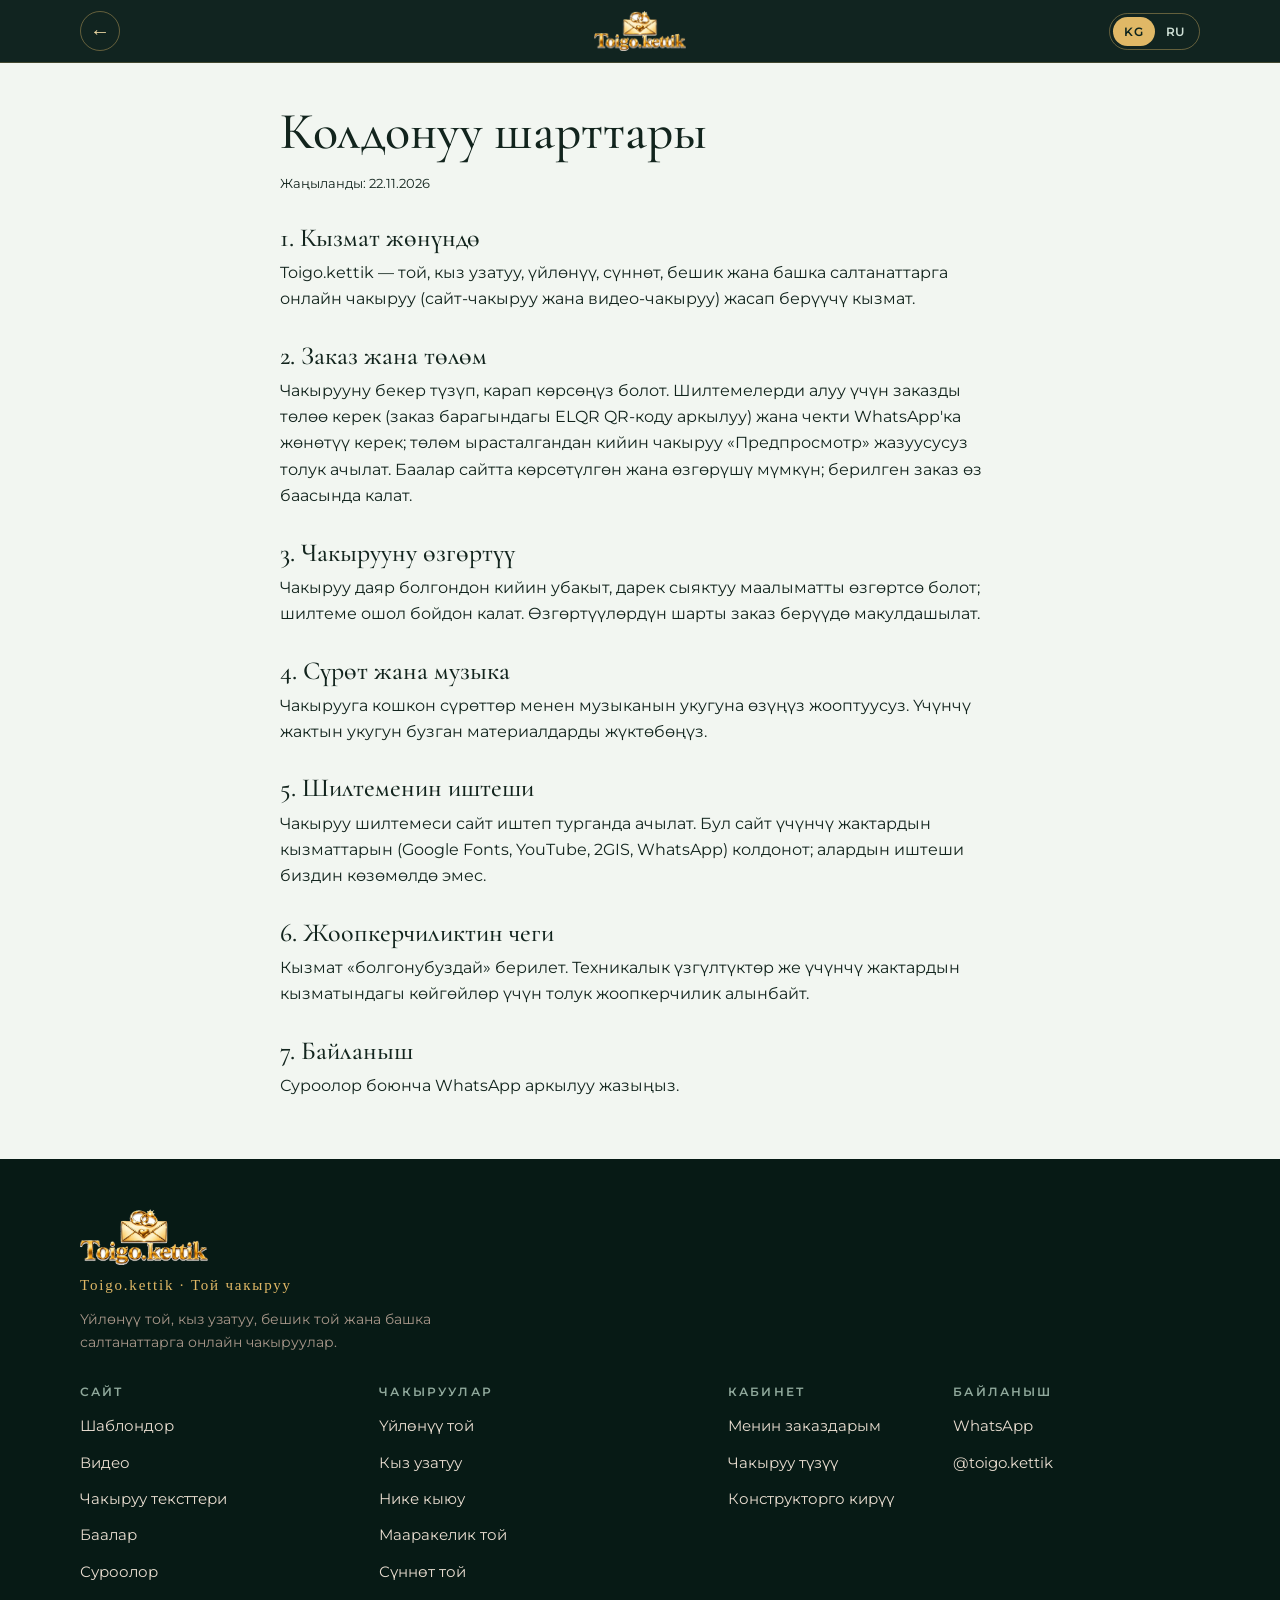
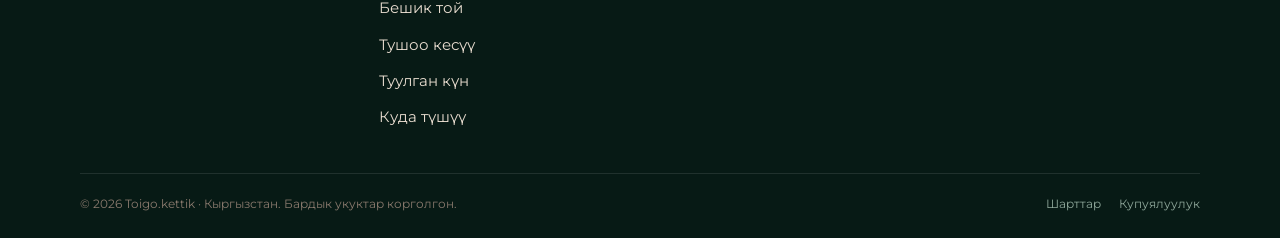
<file: terms.html>
<!doctype html>
<html lang="ky">
<head>
<meta charset="utf-8">
<meta name="viewport" content="width=device-width, initial-scale=1, viewport-fit=cover">
<title>Шарттар · Toigo.kettik</title>
<meta name="theme-color" content="#08211b">
<link rel="icon" href="favicon.png" type="image/png">
<link rel="apple-touch-icon" href="apple-touch-icon.png">
<link rel="preconnect" href="https://fonts.googleapis.com">
<link rel="preconnect" href="https://fonts.gstatic.com" crossorigin>
<link href="https://fonts.googleapis.com/css2?family=Cormorant+Garamond:ital,wght@0,400;0,500;0,600;1,400;1,500&family=Montserrat:wght@300;400;500;600&display=swap" rel="stylesheet">
<link rel="stylesheet" href="css/style.css?v=26">
</head>
<body class="inner" data-doc="terms">
<header id="hdr"></header>
<main class="page wrap narrow" id="pg"></main>
<footer id="siteFooter"></footer>
<script src="js/config.js?v=26"></script>
<script src="js/i18n.js?v=26"></script>
<script src="js/shell.js?v=26"></script>
<script src="js/legal.js?v=26"></script>
</body>
</html>
</file>
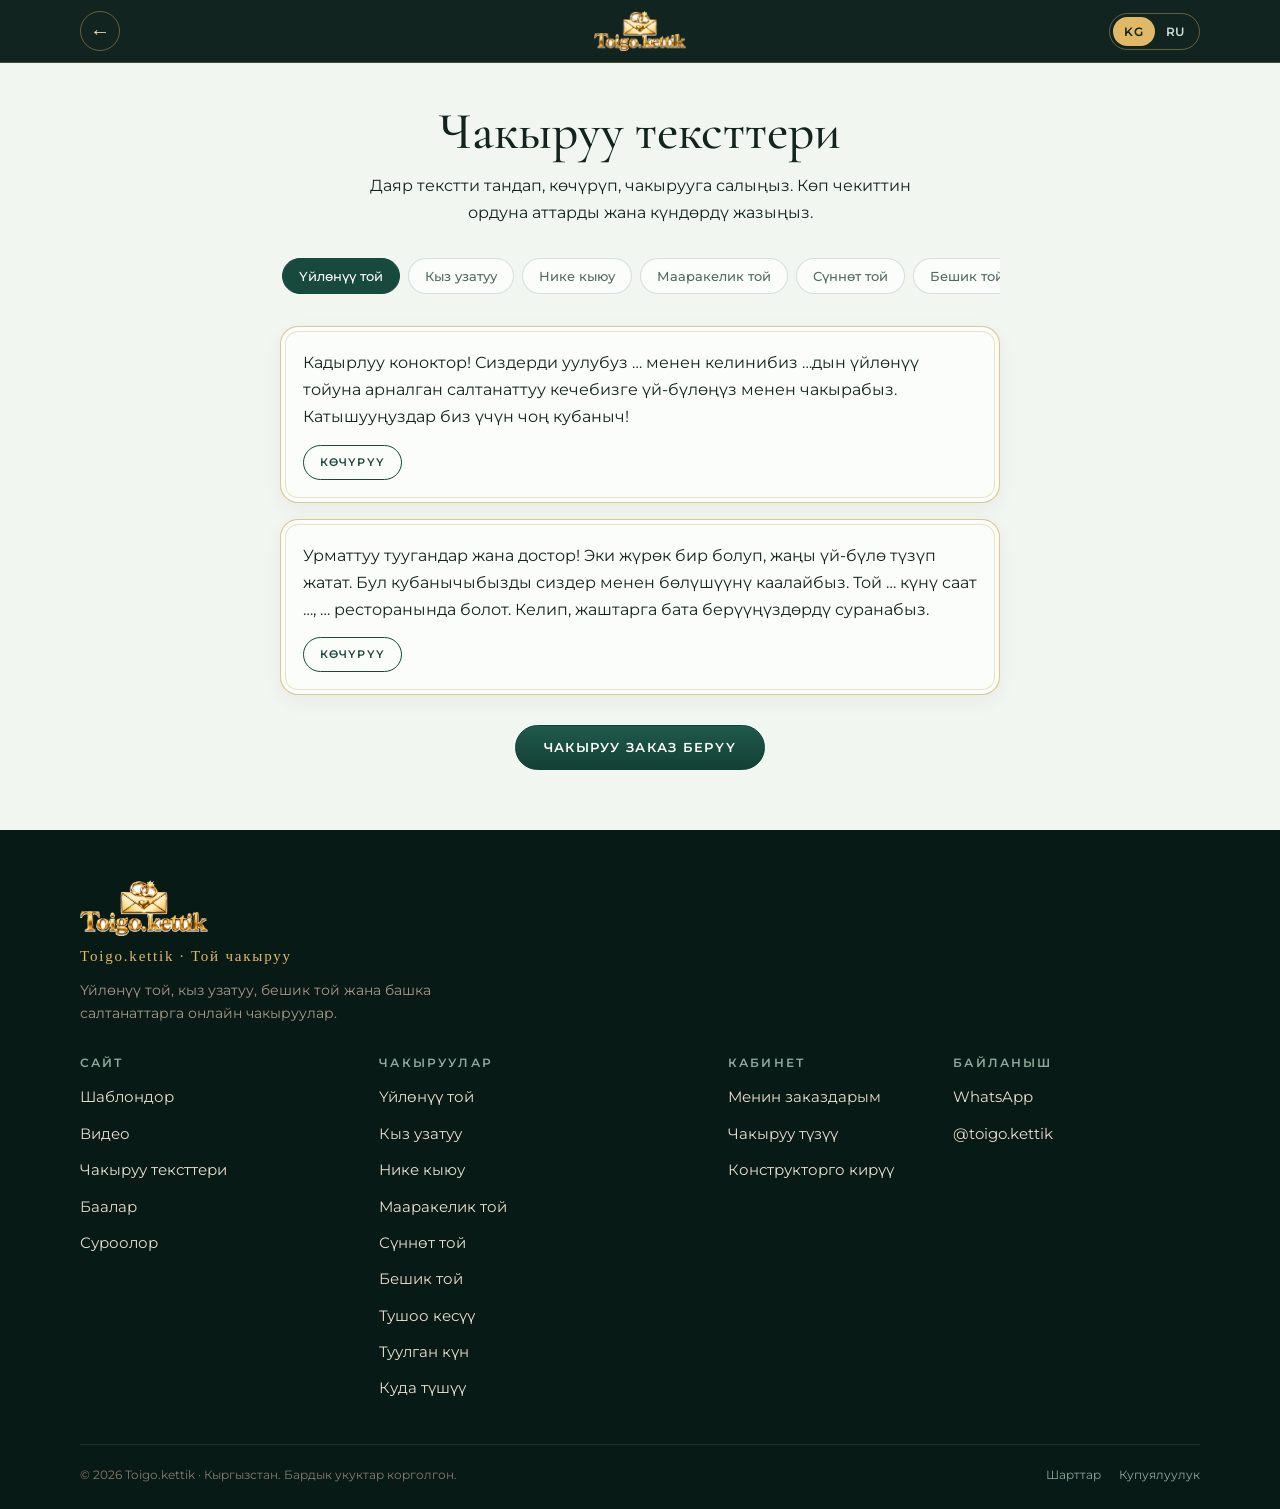
<file: texts.html>
<!doctype html>
<html lang="ky">
<head>
<meta charset="utf-8">
<meta name="viewport" content="width=device-width, initial-scale=1, viewport-fit=cover">
<title>Чакыруу тексттери · Toigo.kettik</title>
<meta name="description" content="Той, кыз узатуу, сүннөт, бешик жана башка салтанаттар үчүн даяр чакыруу тексттери.">
<meta name="theme-color" content="#08211b">
<link rel="icon" href="favicon.png" type="image/png">
<link rel="apple-touch-icon" href="apple-touch-icon.png">
<link rel="preconnect" href="https://fonts.googleapis.com">
<link rel="preconnect" href="https://fonts.gstatic.com" crossorigin>
<link href="https://fonts.googleapis.com/css2?family=Cormorant+Garamond:ital,wght@0,400;0,500;0,600;1,400;1,500&family=Montserrat:wght@300;400;500;600&display=swap" rel="stylesheet">
<link rel="stylesheet" href="css/style.css?v=26">
</head>
<body class="inner">
<header id="hdr"></header>
<main class="page wrap narrow" id="pg"></main>
<footer id="siteFooter"></footer>
<script src="js/config.js?v=26"></script>
<script src="js/i18n.js?v=26"></script>
<script src="js/shell.js?v=26"></script>
<script src="js/texts.js?v=26"></script>
</body>
</html>
</file>
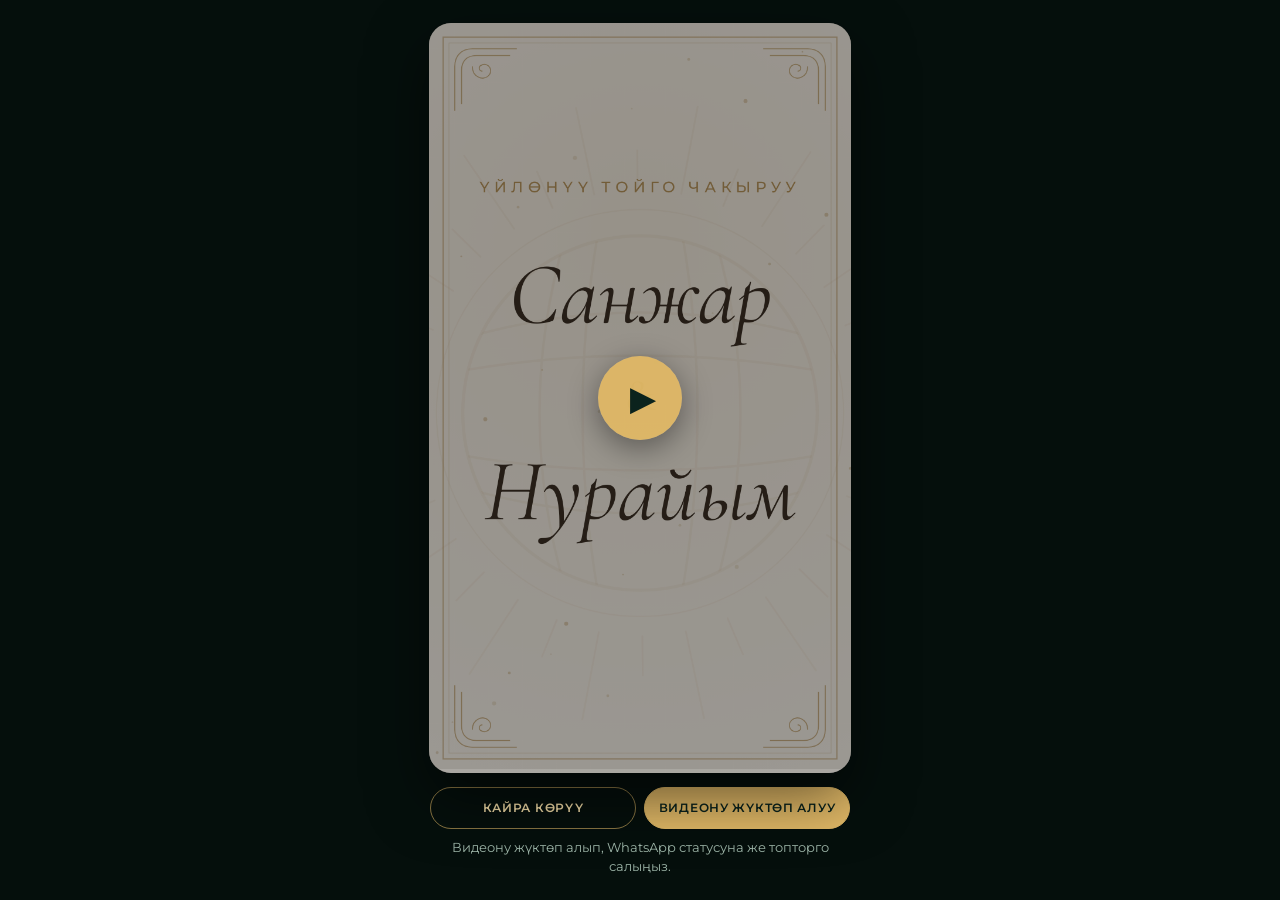
<file: video.html>
<!doctype html>
<html lang="ky">
<head>
<meta charset="utf-8">
<meta name="viewport" content="width=device-width, initial-scale=1, viewport-fit=cover">
<title>Видео чакыруу · Toigo.kettik</title>
<meta name="robots" content="noindex">
<meta name="theme-color" content="#08211b">
<link rel="icon" href="favicon.png" type="image/png">
<link rel="apple-touch-icon" href="apple-touch-icon.png">
<link rel="preconnect" href="https://fonts.googleapis.com">
<link rel="preconnect" href="https://fonts.gstatic.com" crossorigin>
<link href="https://fonts.googleapis.com/css2?family=Cormorant+Garamond:ital,wght@0,400;0,500;0,600;1,400;1,500&family=Montserrat:wght@400;500;600&display=swap" rel="stylesheet">
<link rel="stylesheet" href="css/invite.css?v=46">
<link rel="stylesheet" href="css/video.css?v=46">
</head>
<body>
<main class="vpage" id="vpage">
  <div class="vstage" id="stage">
    <canvas id="cv" width="720" height="1280" aria-label="Видео чакыруу"></canvas>
    <button class="vbig" id="bigPlay" type="button" aria-label="Play"><span>▶</span></button>
    <div class="vbar"><i id="prog"></i></div>
    <button class="vback" id="vback" type="button" hidden></button>
  </div>
  <div class="vui" id="ui">
    <div class="vbtns">
      <button type="button" class="vb" id="btnReplay"></button>
      <button type="button" class="vb vb-solid" id="btnRec"></button>
      <button type="button" class="vb" id="btnShare" hidden></button>
    </div>
    <p class="vhint" id="hint"></p>
  </div>
</main>
<script src="js/config.js?v=46"></script>
<script src="js/scenes.js?v=46"></script>
<script src="js/orders.js?v=46"></script>
<script src="js/codec.js?v=46"></script>
<script src="js/themes.js?v=46"></script>
<script src="js/silk.js?v=46"></script>
<script src="js/video-silk.js?v=46"></script>
<script src="js/video.js?v=46"></script>
</body>
</html>
</file>
<file: css/style.css>
:root {
  --bg: #f2f6f1;
  --bg-alt: #e2ece4;
  --ink: #12241d;
  --muted: #546b61;
  --brand: #17493d;
  --brand-dark: #0d2e26;
  --gold: #b8945a;
  --line: rgba(23, 73, 61, .16);
  --card: #fbfdfa;
  --radius: 18px;
  --shadow: 0 10px 30px rgba(60, 30, 20, .08);
}
* { box-sizing: border-box; margin: 0; padding: 0; }
html { scroll-behavior: smooth; -webkit-text-size-adjust: 100%; scroll-padding-top: 76px; }
body {
  background: var(--bg); color: var(--ink);
  font: 400 16px/1.65 "Montserrat", system-ui, sans-serif;
  -webkit-font-smoothing: antialiased;
  overflow-x: hidden;
}
img, iframe { max-width: 100%; }
a { color: inherit; }
h1, h2, h3 { font-family: "Cormorant Garamond", Georgia, serif; font-weight: 500; line-height: 1.12; }
h1 { font-size: clamp(40px, 6.4vw, 72px); }
h2 { font-size: clamp(32px, 4.6vw, 50px); margin-bottom: 14px; }
h3 { font-size: 24px; }
.wrap { width: 100%; max-width: 1160px; margin: 0 auto; padding: 0 20px; }
.narrow { max-width: 760px; }
.center { text-align: center; }
.muted { color: var(--muted); }
.kicker { font-size: 12px; letter-spacing: .28em; text-transform: uppercase; color: var(--gold); font-weight: 600; margin-bottom: 12px; }
.sub { color: var(--muted); max-width: 560px; margin: 0 auto 28px; }

/* Buttons */
.btn {
  display: inline-flex; align-items: center; justify-content: center; gap: 8px;
  padding: 15px 28px; border-radius: 999px; border: 1.5px solid var(--brand);
  font: 600 13px/1 "Montserrat", sans-serif; letter-spacing: .1em; text-transform: uppercase;
  text-decoration: none; cursor: pointer; transition: background .2s, color .2s, transform .2s, box-shadow .2s;
}
.btn:active { transform: scale(.97); }
.btn-solid { background: var(--brand); color: #fff; }
.btn-solid:hover { background: var(--brand-dark); box-shadow: 0 8px 20px rgba(23,73,61,.25); }
.btn-ghost { color: var(--brand); background: transparent; }
.btn-ghost:hover { background: var(--brand); color: #fff; }
.btn-light { background: #fff; color: var(--brand); border-color: #fff; }
.btn-sm { padding: 11px 16px; font-size: 11px; }

/* Topbar */
.topbar {
  position: sticky; top: 0; z-index: 30;
  background: rgba(250, 246, 239, .88); backdrop-filter: blur(12px); -webkit-backdrop-filter: blur(12px);
  border-bottom: 1px solid var(--line);
}
.topbar-in { display: flex; align-items: center; gap: 24px; height: 66px; }
.logo { display: flex; align-items: center; gap: 10px; text-decoration: none; }
.logo-mark {
  width: 40px; height: 40px; border-radius: 50%; display: grid; place-items: center; flex: none;
  background: radial-gradient(circle at 50% 35%, #1f5a4c, #0b231d); box-shadow: inset 0 0 0 1px rgba(224,184,102,.5);
}
.logo-mark img { width: 30px; height: 30px; display: block; }
.logo b { display: block; font: 400 18px/1 "Forum", "Cormorant Garamond", serif; letter-spacing: .22em; text-transform: uppercase; }
.logo small { display: block; font-size: 10px; letter-spacing: .22em; text-transform: uppercase; color: var(--muted); margin-top: 3px; }
.nav { display: flex; gap: 26px; margin-left: auto; }
.nav a { text-decoration: none; font-size: 14px; color: var(--muted); transition: color .2s; }
.nav a:hover { color: var(--brand); }
.lang { display: flex; border: 1px solid var(--line); border-radius: 999px; padding: 3px; }
.lang button {
  border: 0; background: transparent; font: 600 12px "Montserrat", sans-serif; padding: 7px 11px; border-radius: 999px;
  cursor: pointer; color: var(--muted); letter-spacing: .06em;
}
.lang button[aria-pressed="true"] { background: var(--brand); color: #fff; }

/* Hero */
.hero {
  padding: 56px 0 72px;
  background:
    radial-gradient(60% 70% at 85% 30%, rgba(184,148,90,.18), transparent 70%),
    radial-gradient(50% 60% at 0% 100%, rgba(23,73,61,.08), transparent 70%);
}
.hero-in { display: grid; grid-template-columns: 1.15fr .85fr; gap: 48px; align-items: center; }
.hero h1 { margin-bottom: 20px; }
.lead { font-size: 18px; color: var(--muted); max-width: 520px; }
.hero-cta { display: flex; flex-wrap: wrap; gap: 12px; margin: 30px 0 36px; }
.hero-stats { list-style: none; display: flex; gap: 34px; flex-wrap: wrap; }
.hero-stats b { display: block; font: 500 40px/1 "Cormorant Garamond", serif; color: var(--brand); }
.hero-stats span { font-size: 13px; color: var(--muted); }

.phone {
  position: relative; justify-self: center;
  width: 300px; height: 610px; border-radius: 46px; padding: 12px;
  background: #1c1512; box-shadow: 0 30px 60px rgba(60,30,20,.28), inset 0 0 0 2px #3a2d27;
  transform: rotate(2deg);
}
.phone iframe { width: 100%; height: 100%; border: 0; border-radius: 36px; background: #fbf7f0; display: block; }
.phone-notch { position: absolute; top: 20px; left: 50%; transform: translateX(-50%); width: 90px; height: 22px; border-radius: 20px; background: #1c1512; z-index: 2; }

.orn-strip {
  height: 18px; opacity: .55;
  background:
    url("data:image/svg+xml,%3Csvg xmlns='http://www.w3.org/2000/svg' viewBox='0 0 40 18'%3E%3Cpath d='M0 9 L10 2 L20 9 L10 16 Z M20 9 L30 2 L40 9 L30 16 Z' fill='none' stroke='%23b8945a' stroke-width='1.2'/%3E%3Ccircle cx='10' cy='9' r='1.6' fill='%2317493d'/%3E%3Ccircle cx='30' cy='9' r='1.6' fill='%2317493d'/%3E%3C/svg%3E") repeat-x center / 40px 18px;
}

/* Sections */
.section { padding: 84px 0; }
.section.alt { background: var(--bg-alt); }

/* Types */
.types { display: grid; grid-template-columns: repeat(auto-fill, minmax(200px, 1fr)); gap: 14px; margin-top: 34px; }
.type-card {
  text-align: left; border: 1px solid var(--line); background: var(--card); border-radius: 14px; padding: 18px 20px;
  cursor: pointer; transition: transform .2s, border-color .2s, box-shadow .2s; font: inherit; color: inherit;
}
.type-card:hover { transform: translateY(-3px); border-color: var(--gold); box-shadow: var(--shadow); }
.type-card b { display: block; font: 600 22px/1.2 "Cormorant Garamond", serif; color: var(--brand); }
.type-card span { font-size: 13px; color: var(--muted); }

/* Templates */
.tpl-filter { display: flex; gap: 8px; overflow-x: auto; padding: 4px 2px 14px; margin-bottom: 18px; scrollbar-width: none; }
.tpl-filter::-webkit-scrollbar { display: none; }
.chip {
  flex: none; border: 1px solid var(--line); background: var(--card); border-radius: 999px; padding: 9px 16px;
  font: 500 13px "Montserrat", sans-serif; color: var(--muted); cursor: pointer; transition: .2s;
}
.chip.on, .chip:hover { background: var(--brand); color: #fff; border-color: var(--brand); }
.tpl-grid { display: grid; grid-template-columns: repeat(auto-fill, minmax(250px, 1fr)); gap: 22px; }
.tpl { background: var(--card); border-radius: var(--radius); overflow: hidden; box-shadow: var(--shadow); border: 1px solid var(--line); }
.tpl-preview {
  position: relative; display: flex; flex-direction: column; align-items: center; justify-content: center; gap: 10px;
  aspect-ratio: 4 / 4.6; text-decoration: none; text-align: center; padding: 24px;
  background: radial-gradient(120% 70% at 50% 0%, color-mix(in srgb, var(--ta) 16%, var(--tb)), var(--tb));
  color: var(--ti); transition: transform .35s;
}
.tpl:hover .tpl-preview { transform: scale(1.02); }
.tp-frame { position: absolute; inset: 14px; border: 1px solid var(--ta); border-radius: 12px; opacity: .55; }
.tp-frame::after { content: ""; position: absolute; inset: 5px; border: 1px solid var(--ta); border-radius: 9px; opacity: .45; }
.tp-eyebrow { font-size: 10px; letter-spacing: .3em; color: var(--ta); font-weight: 600; }
.tp-names { font: italic 500 32px/1.1 "Cormorant Garamond", serif; }
.tp-names i { color: var(--ta); font-style: normal; }
.tp-orn { width: 150px; color: var(--ta); }
.tp-new {
  position: absolute; top: 24px; right: 24px; z-index: 2; background: var(--ta); color: var(--tb);
  font: 600 10px "Montserrat", sans-serif; letter-spacing: .14em; text-transform: uppercase; padding: 5px 9px; border-radius: 999px;
}
.tp-names { max-width: 100%; overflow-wrap: anywhere; }
/* Карточкалардагы теманын өзгөчөлүктөрү */
.tp-ayim::before { content: ""; position: absolute; top: 36px; left: 36px; width: 26px; height: 26px; border-radius: 50%; box-shadow: 6px -4px 0 0 var(--ta); }
.tp-ayim { background-image: radial-gradient(1px 1px at 20% 30%, #fff, transparent), radial-gradient(1px 1px at 80% 20%, #fff, transparent), radial-gradient(1.4px 1.4px at 70% 80%, #ffe9b0, transparent), radial-gradient(1px 1px at 30% 85%, #fff, transparent), radial-gradient(120% 70% at 50% 0%, #1a2650, #0d1630) !important; }
.tp-altyn .tp-frame { border-color: #d6b06a; opacity: .9; }
.tp-minimal .tp-frame, .tp-balalyk .tp-frame { display: none; }
.tp-minimal .tp-orn { display: none; }
.tp-balalyk { background: radial-gradient(circle at 18% 20%, #f6b5c4 0 7px, transparent 8px), radial-gradient(circle at 84% 26%, #9fd8ff 0 9px, transparent 10px), radial-gradient(circle at 78% 82%, #ffd66b 0 6px, transparent 7px), radial-gradient(circle at 16% 78%, #8fd3bd 0 8px, transparent 9px), #f2fbf7 !important; }
.tp-gul .tp-frame { border-style: dashed; }
.tp-boz-uy .tp-frame { border-width: 2px; border-style: dashed; }
.tp-date { font-size: 12px; letter-spacing: .25em; opacity: .8; }
.tpl-info { display: flex; align-items: center; justify-content: space-between; gap: 12px; padding: 16px 18px; flex-wrap: wrap; }
.tpl-info h3 { font-size: 24px; }
.tpl-info p { font-size: 12px; color: var(--muted); }
.tpl-actions { display: flex; gap: 8px; }

/* Steps */
.steps { list-style: none; display: grid; grid-template-columns: repeat(3, 1fr); gap: 22px; margin-top: 40px; counter-reset: s; }
.steps li { background: var(--card); border: 1px solid var(--line); border-radius: var(--radius); padding: 30px 26px; position: relative; }
.step-n {
  display: grid; place-items: center; width: 46px; height: 46px; border-radius: 50%;
  background: var(--brand); color: #f3dfb9; font: italic 500 26px "Cormorant Garamond", serif; margin-bottom: 18px;
}
.steps h3 { margin-bottom: 8px; }
.steps p { color: var(--muted); font-size: 15px; }

/* Features */
.features { display: grid; grid-template-columns: repeat(3, 1fr); gap: 20px; margin-top: 40px; }
.feat { background: var(--card); border-radius: var(--radius); padding: 26px; border: 1px solid var(--line); }
.ico {
  display: grid; place-items: center; width: 44px; height: 44px; border-radius: 12px;
  background: rgba(184,148,90,.16); color: var(--brand); font-size: 20px; margin-bottom: 14px;
}
.feat h3 { font-size: 22px; margin-bottom: 6px; }
.feat p { color: var(--muted); font-size: 14px; }

/* Prices */
.prices { display: grid; grid-template-columns: repeat(3, minmax(0, 350px)); justify-content: center; gap: 22px; margin-top: 40px; }
.price-card {
  position: relative; background: var(--card); border: 1px solid var(--line); border-radius: 22px; padding: 34px 30px;
  display: flex; flex-direction: column; gap: 14px;
}
.price-card.featured { background: var(--brand); color: #fff; border-color: var(--brand); box-shadow: 0 20px 44px rgba(23,73,61,.28); }
.price-card.featured .btn-solid { background: #fff; color: var(--brand); border-color: #fff; }
.price { font-size: 18px; }
.price b { font: 500 60px/1 "Cormorant Garamond", serif; }
.price-card ul { list-style: none; display: grid; gap: 10px; margin-bottom: 10px; }
.price-card li { padding-left: 26px; position: relative; font-size: 15px; }
.price-card li::before { content: "✓"; position: absolute; left: 0; color: var(--gold); font-weight: 700; }
.price-card .btn { margin-top: auto; }
.badge {
  position: absolute; top: 18px; right: 18px; background: #f3dfb9; color: var(--brand);
  font-size: 11px; font-weight: 600; letter-spacing: .12em; text-transform: uppercase; padding: 6px 12px; border-radius: 999px;
}
.note { color: var(--muted); font-size: 14px; margin-top: 24px; }

/* FAQ */
.faq { margin-top: 34px; display: grid; gap: 12px; }
.faq details { background: var(--card); border: 1px solid var(--line); border-radius: 14px; padding: 4px 22px; }
.faq summary {
  cursor: pointer; list-style: none; padding: 16px 30px 16px 0; font-weight: 500; position: relative;
}
.faq summary::-webkit-details-marker { display: none; }
.faq summary::after { content: "+"; position: absolute; right: 0; top: 12px; font-size: 24px; color: var(--gold); transition: transform .2s; }
.faq details[open] summary::after { transform: rotate(45deg); }
.faq details p { color: var(--muted); padding-bottom: 18px; font-size: 15px; }

/* Final CTA */
.final-cta {
  padding: 84px 0; color: #fff;
  background:
    radial-gradient(60% 90% at 100% 0%, rgba(243,223,185,.18), transparent 70%),
    var(--brand);
}
.final-cta p { opacity: .85; margin-bottom: 28px; }

/* Footer */
.footer { background: #0b231d; color: #e9ddd0; padding: 50px 0 24px; }
.footer .logo small { color: #a8978a; }
.footer .muted { color: #a8978a; max-width: 380px; margin-top: 14px; font-size: 14px; }
.footer-in { display: flex; justify-content: space-between; gap: 30px; flex-wrap: wrap; }
.foot-links { display: flex; gap: 22px; }
.foot-links a { text-decoration: none; color: #e9ddd0; }
.foot-links a:hover { color: #f3dfb9; }
.copy { text-align: center; color: #8a7a6e; font-size: 12px; margin-top: 36px; }

.wa-float {
  position: fixed; right: 18px; bottom: 18px; z-index: 40;
  width: 56px; height: 56px; border-radius: 50%; display: grid; place-items: center;
  background: #25d366; color: #fff; box-shadow: 0 8px 22px rgba(0,0,0,.2); transition: transform .2s;
}
.wa-float:hover { transform: scale(1.07); }

/* Responsive */
@media (max-width: 920px) {
  .nav { display: none; }
  .lang { margin-left: auto; }
  .hero-in { grid-template-columns: 1fr; text-align: center; }
  .lead { margin: 0 auto; }
  .hero-cta, .hero-stats { justify-content: center; }
  .phone { transform: none; width: 280px; height: 570px; }
  .steps, .features { grid-template-columns: 1fr; }
  .prices { grid-template-columns: 1fr; }
}
@media (max-width: 520px) {
  .wa-float { width: 48px; height: 48px; right: 12px; bottom: 12px; }
  .wa-float svg { width: 24px; height: 24px; }
  .section { padding: 64px 0; }
  .hero { padding-top: 36px; }
  .hero-cta .btn { width: 100%; }
  .hero-stats { gap: 22px; }
  .types { grid-template-columns: 1fr 1fr; gap: 10px; }
  .type-card { padding: 14px; }
  .type-card b { font-size: 19px; }
  .tpl-info { flex-direction: column; align-items: stretch; }
  .tpl-actions .btn { flex: 1; }
}
@media (prefers-reduced-motion: reduce) {
  html { scroll-behavior: auto; }
  * { transition: none !important; }
}


/* ============================================================
   Жашыл багытындагы дизайн (изумруд + алтын)
   ============================================================ */
.topbar { background: rgba(8, 28, 23, .96); border-bottom: 1px solid rgba(224,184,102,.25); }
.topbar .logo b { color: #f1dba6; }
.topbar .logo small, .footer .logo small { color: #e0b866; }
.topbar .nav a { color: #c5d8cd; }
.topbar .nav a:hover { color: #f1dba6; }
.topbar .lang { border-color: rgba(224,184,102,.4); }
.topbar .lang button { color: #cfe0d6; }
.topbar .lang button[aria-pressed="true"] { background: #e0b866; color: #0b231d; }
.logo b { font-size: 19px; letter-spacing: .24em; }
.logo small { font-size: 10.5px; letter-spacing: .26em; color: #e0b866; margin-top: 5px; }
.footer .logo b { color: #f1dba6; }

.hero {
  color: #e9f1ec; padding: 64px 0 84px;
  background:
    radial-gradient(60% 80% at 82% 20%, rgba(46,125,104,.55), transparent 70%),
    radial-gradient(40% 50% at 0% 100%, rgba(224,184,102,.10), transparent 70%),
    linear-gradient(165deg, #0f3329 0%, #08211b 100%);
}
.hero .kicker { color: #e0b866; }
.hero h1 { color: #f6e6b8; }
.hero .lead { color: #bcd2c6; }
.hero .btn-solid { background: #e0b866; border-color: #e0b866; color: #0b231d; }
.hero .btn-solid:hover { background: #f0cd80; box-shadow: 0 8px 22px rgba(224,184,102,.3); }
.hero .btn-ghost { color: #e0b866; border-color: rgba(224,184,102,.7); }
.hero .btn-ghost:hover { background: #e0b866; color: #0b231d; }
.hero-stats b { color: #f1dba6; }
.hero-stats span { color: #a9c3b6; }
.phone { box-shadow: 0 30px 70px rgba(0,0,0,.5), inset 0 0 0 2px #3a4a43; }
.orn-strip { background-color: #08211b; opacity: 1;
  background-image: url("data:image/svg+xml,%3Csvg xmlns='http://www.w3.org/2000/svg' viewBox='0 0 40 18'%3E%3Cpath d='M0 9 L10 2 L20 9 L10 16 Z M20 9 L30 2 L40 9 L30 16 Z' fill='none' stroke='%23e0b866' stroke-width='1.1'/%3E%3Ccircle cx='10' cy='9' r='1.5' fill='%23e0b866'/%3E%3Ccircle cx='30' cy='9' r='1.5' fill='%23e0b866'/%3E%3C/svg%3E"); }

.kicker { color: #9a7a35; }
.section.alt { background: var(--bg-alt); }
.type-card, .tpl, .feat, .steps li, .faq details { background: #fbfdfa; }
.type-card b { color: var(--brand); }
.final-cta { background: radial-gradient(60% 90% at 100% 0%, rgba(224,184,102,.16), transparent 70%), linear-gradient(165deg, #0f3329, #08211b); }
.final-cta h2 { color: #f6e6b8; }
.btn-light { background: #e0b866; border-color: #e0b866; color: #0b231d; }
.price-card.featured { background: linear-gradient(165deg, #17493d, #0d2e26); }
.badge { background: #e0b866; color: #0b231d; }
.footer { background: #071a15; }
.foot-links { flex-wrap: wrap; }
.foot-links .admin-link { color: #8fa89b; font-size: 13px; }
.brand-kg { margin-top: 12px; font: 400 15px "Forum", serif; letter-spacing: .12em; color: #e0b866; }
.wa-float { background: #25d366; }
@media (max-width: 920px) { .hero { padding-top: 40px; } }


/* Видео чакыруу бөлүгү */
.vcards { display: grid; grid-template-columns: repeat(5, minmax(0, 200px)); justify-content: center; gap: 22px; margin: 36px 0 26px; }
.vcard { text-decoration: none; text-align: center; color: var(--ink); display: grid; gap: 2px; }
.vcard b { font: 500 22px "Cormorant Garamond", serif; margin-top: 10px; color: var(--brand); }
.vcard > span { font-size: 12px; letter-spacing: .12em; text-transform: uppercase; color: var(--muted); }
.vc-frame { position: relative; display: block; aspect-ratio: 9 / 16; border-radius: 20px; overflow: hidden; background: #08211b; box-shadow: var(--shadow); border: 1px solid var(--line); transition: transform .3s, box-shadow .3s; }
.vcard:hover .vc-frame { transform: translateY(-4px); box-shadow: 0 18px 40px rgba(8,33,27,.25); }
.vc-frame iframe { position: absolute; inset: 0; width: 100%; height: 100%; border: 0; pointer-events: none; }
.vc-play { position: absolute; right: 12px; bottom: 12px; width: 38px; height: 38px; border-radius: 50%; display: grid; place-items: center; background: rgba(224,184,102,.95); color: #0b231d; font-size: 14px; padding-left: 2px; }
.vchips { list-style: none; display: flex; flex-wrap: wrap; justify-content: center; gap: 10px; margin-bottom: 26px; }
.vchips li { padding: 8px 16px; border: 1px solid var(--line); border-radius: 999px; background: #fbfdfa; font-size: 13px; color: var(--brand); }
@media (max-width: 1100px) { .prices { grid-template-columns: repeat(3, minmax(0, 1fr)); } }
@media (max-width: 920px) {
  .prices { grid-template-columns: 1fr; }
  .vcards { grid-template-columns: repeat(5, 62vw); justify-content: start; overflow-x: auto; scroll-snap-type: x mandatory; padding: 4px 20px 14px; margin-left: -20px; margin-right: -20px; scrollbar-width: none; }
  .vcards::-webkit-scrollbar { display: none; }
  .vcard { scroll-snap-align: center; }
}

/* ============================================================
   Ички барактар: дизайн, тексттер, шарттар + жаңы ылдыйкы маалымат
   ============================================================ */
.tb-in { display: grid; grid-template-columns: 1fr auto 1fr; align-items: center; height: 62px; gap: 12px; }
.tb-in .logo { justify-self: center; }
.tb-in .lang { justify-self: end; }
.tb-back { justify-self: start; width: 40px; height: 40px; border-radius: 50%; border: 1px solid rgba(224,184,102,.4); background: transparent; color: #f1dba6; font-size: 20px; cursor: pointer; line-height: 1; }
.tb-back:hover { background: rgba(224,184,102,.15); }
@media (max-width: 420px) { .tb-in .logo > span:last-child small { display: none; } }

body.inner { background: var(--bg); }
.page { padding-top: 40px; padding-bottom: 60px; }
.page h1 { font-size: clamp(34px, 6vw, 52px); margin-bottom: 12px; }
.page h2 { font-size: 26px; margin: 28px 0 8px; }
.page p { color: var(--ink); }
.legal-upd { font-size: 13px; margin-bottom: 14px; }

/* Дизайн баракчасы */
.dz-main { max-width: 520px; margin: 0 auto; padding: 26px 20px 30px; text-align: center; }
.dz-main .phone { transform: none; margin: 0 auto; width: min(300px, 76vw); height: min(610px, 152vw); }
.dz-hint { margin: 18px 0 6px; font-size: 12px; letter-spacing: .18em; text-transform: uppercase; color: var(--muted); }
.dz-full { display: inline-block; font-size: 13px; color: var(--brand); text-decoration: underline; text-underline-offset: 3px; margin-bottom: 10px; }
.dz-title { font-size: clamp(40px, 9vw, 54px); margin-top: 10px; }
.dz-tags { color: var(--muted); margin-top: 6px; }
.dz-price { margin-top: 10px; font-size: 18px; color: var(--brand); }
.dz-price b { font: 500 60px/1 "Cormorant Garamond", serif; }
.dz-list { list-style: none; display: grid; gap: 14px; text-align: left; max-width: 420px; margin: 24px auto 40px; }
.dz-list li { position: relative; padding-left: 34px; font-size: 17px; }
.dz-list li::before { content: "✓"; position: absolute; left: 4px; top: 0; color: var(--brand); font-weight: 700; font-size: 20px; }
.dz-more h2 { font-size: 34px; margin-bottom: 18px; }
.dz-scroll { display: flex; gap: 14px; overflow-x: auto; scroll-snap-type: x mandatory; padding: 6px 20px 16px; margin: 0 -20px; scrollbar-width: none; -webkit-overflow-scrolling: touch; }
.dz-scroll::-webkit-scrollbar { display: none; }
.dz-mini { flex: none; width: 148px; text-decoration: none; color: var(--ink); scroll-snap-align: start; text-align: center; }
.dz-mini .tpl-preview, .dz-mini .dz-mini-pv { display: flex; aspect-ratio: 3 / 4.3; border-radius: 18px; padding: 10px; box-shadow: var(--shadow); }
.dz-mini .tp-names { font-size: 21px; }
.dz-mini .tp-frame { inset: 8px; }
.dz-mini b { display: block; margin-top: 10px; font: 500 19px/1.2 "Cormorant Garamond", serif; color: var(--brand); }
.dz-mini-pv { position: relative; flex-direction: column; align-items: center; justify-content: center; overflow: hidden; border: 1px solid var(--line); }
.dz-vid-frame { position: absolute; inset: 8px; border: 1px solid rgba(224,184,102,.7); border-radius: 12px; }
.dz-vid-t { color: #f1dba6; font: 500 22px/1.2 "Cormorant Garamond", serif; padding: 0 12px; }
.dz-vid-p { position: absolute; right: 10px; bottom: 10px; width: 30px; height: 30px; border-radius: 50%; display: grid; place-items: center; background: rgba(224,184,102,.95); color: #0b231d; font-size: 12px; padding-left: 2px; }
.dz-mini .dz-vid:first-child { }
.dz-nf { padding: 80px 0; color: var(--muted); }
.dz-cta { position: fixed; left: 0; right: 0; bottom: 0; z-index: 50; padding: 26px 16px calc(12px + env(safe-area-inset-bottom)); text-align: center; background: linear-gradient(180deg, rgba(242,246,241,0), rgba(242,246,241,.97) 38%); pointer-events: none; }
.dz-cta .btn { pointer-events: auto; width: 100%; max-width: 480px; padding: 19px 20px; font-size: 14px; box-shadow: 0 10px 26px rgba(8,33,27,.3); }
.dz-cta small { display: block; margin-top: 8px; font-size: 13px; color: var(--muted); }
body.dz-page .footer { padding-bottom: 150px; }

/* Тексттер */
.tx-list { display: grid; gap: 16px; margin: 6px 0 30px; }
.tx-card { background: #fbfdfa; border: 1px solid var(--line); border-radius: var(--radius); padding: 22px; display: grid; gap: 14px; justify-items: start; }
.tx-card p { font-size: 16px; line-height: 1.7; }

/* Жаңы ылдыйкы маалымат (бардык барактарда) */
.footer .wrap { max-width: 1160px; }
.foot-brand { margin-bottom: 30px; }
.foot-grid { display: grid; grid-template-columns: 1.1fr 1.3fr .8fr 1fr; gap: 28px; padding-bottom: 8px; }
.foot-col h4 { font: 600 12px "Montserrat", sans-serif; letter-spacing: .18em; text-transform: uppercase; color: #8fa89b; margin-bottom: 14px; }
.foot-col ul { list-style: none; display: grid; gap: 10px; }
.foot-col a { color: #e9ddd0; text-decoration: none; font-size: 15px; }
.foot-col a:hover { color: #f1dba6; }
.footer .copy { text-align: left; margin-top: 34px; padding-top: 20px; border-top: 1px solid rgba(255,255,255,.1); display: flex; flex-wrap: wrap; gap: 8px 20px; justify-content: space-between; }
.footer .legal { display: flex; gap: 18px; }
.footer .legal a { color: #8fa89b; text-decoration: none; }
.footer .legal a:hover { color: #f1dba6; }
@media (max-width: 760px) { .foot-grid { grid-template-columns: 1fr 1fr; } }
@media (max-width: 760px) { .foot-grid { grid-template-columns: repeat(2, minmax(0, 1fr)); } }
.foot-col a { overflow-wrap: anywhere; }
@media (max-width: 360px) { .tb-in .logo > span:last-child { display: none; } .tb-in { gap: 6px; } }

.dz-main .phone { height: min(560px, 138vw); }
.dz-cta .btn { font-size: 13px; letter-spacing: .06em; white-space: nowrap; }
@media (max-width: 760px) { .foot-col:last-child { grid-column: 1 / -1; } }

/* ============================================================
   Люкс көрүнүш (Жибек стили): ипек, алтын чарчы, жумшак анимация
   ============================================================ */
:root { --gold2: #c9a24d; }
.hero {
  background:
    radial-gradient(60% 80% at 82% 20%, rgba(224,184,102,.16), transparent 70%),
    linear-gradient(180deg, rgba(4,25,20,.5), rgba(4,25,20,.78)),
    var(--hero-silk, none) center / cover no-repeat,
    linear-gradient(165deg, #0f3329 0%, #08211b 100%);
}
.hero h1 {
  background: linear-gradient(180deg, #fff1c8 0%, #e8bf62 48%, #c18f2c 78%, #f1cf86 100%);
  -webkit-background-clip: text; background-clip: text; color: transparent; -webkit-text-fill-color: transparent;
}
.hero-phone { justify-self: center; text-align: center; }
.hero-hint { margin-top: 20px; font: 600 11px/1.6 "Montserrat", sans-serif; letter-spacing: .22em; text-transform: uppercase; color: #e0b866; max-width: 300px; margin-left: auto; margin-right: auto; }
.hero-phone .phone { box-shadow: 0 34px 80px rgba(0,0,0,.55), 0 0 0 1px rgba(224,184,102,.35), inset 0 0 0 2px #3a4a43; }

/* Башкы бөлүмдөрдүн чаргыйы: көчкөр мүйүз оюму */
.section h2.center::after {
  content: ""; display: block; width: 170px; height: 24px; margin: 14px auto 0; opacity: .9;
  background: url("data:image/svg+xml,%3Csvg xmlns='http://www.w3.org/2000/svg' viewBox='0 0 240 40'%3E%3Cg fill='none' stroke='%23c9a24d' stroke-width='1.8' stroke-linecap='round'%3E%3Cpath d='M120 30 C120 16 108 8 98 12 C88 16 90 30 100 28 C106 27 106 20 101 20 M120 30 C120 16 132 8 142 12 C152 16 150 30 140 28 C134 27 134 20 139 20'/%3E%3Cpath d='M86 22 H34 M154 22 H206'/%3E%3C/g%3E%3Ccircle cx='28' cy='22' r='2.4' fill='%23c9a24d'/%3E%3Ccircle cx='212' cy='22' r='2.4' fill='%23c9a24d'/%3E%3C/svg%3E") center / contain no-repeat;
}

/* Карталар: алтын эки сызыктуу чарчы */
.type-card, .feat, .steps li, .faq details, .tx-card, .price-card:not(.featured) {
  border: 1px solid rgba(201,162,77,.6);
  box-shadow: inset 0 0 0 4px #fbfdfa, inset 0 0 0 5px rgba(201,162,77,.32), 0 6px 20px rgba(8,33,27,.05);
}
.type-card:hover { border-color: var(--gold2); box-shadow: inset 0 0 0 4px #fbfdfa, inset 0 0 0 5px rgba(201,162,77,.6), 0 12px 28px rgba(8,33,27,.12); }
.price-card.featured {
  border: 1px solid #e0b866;
  box-shadow: inset 0 0 0 5px #123f34, inset 0 0 0 6px rgba(224,184,102,.55), 0 22px 48px rgba(8,33,27,.32);
}
.tpl { border: 1px solid rgba(201,162,77,.45); }
.vc-frame { border-color: rgba(201,162,77,.7); }
.steps li .step-n, .step-n { background: linear-gradient(160deg, #1f5a4c, #0d2e26); color: #f1dba6; box-shadow: 0 0 0 2px #fbfdfa, 0 0 0 3px rgba(201,162,77,.7); }
.ico { background: linear-gradient(160deg, rgba(224,184,102,.28), rgba(224,184,102,.08)); border: 1px solid rgba(201,162,77,.5); }
.final-cta {
  background:
    radial-gradient(60% 90% at 100% 0%, rgba(224,184,102,.16), transparent 70%),
    linear-gradient(180deg, rgba(4,25,20,.55), rgba(4,25,20,.8)),
    var(--hero-silk, none) center / cover no-repeat,
    linear-gradient(165deg, #0f3329, #08211b);
}
.final-cta h2 {
  background: linear-gradient(180deg, #fff1c8, #e8bf62 55%, #c18f2c); -webkit-background-clip: text; background-clip: text; color: transparent; -webkit-text-fill-color: transparent;
}
.btn-solid { background: linear-gradient(180deg, #1f5a4c, #134035); border-color: #134035; }
.hero .btn-solid, .btn-light { background: linear-gradient(180deg, #f6d890, #e0b866 55%, #c99a3a); border-color: #c99a3a; color: #1d1405; }
.price-card.featured .btn-solid { background: linear-gradient(180deg, #f6d890, #e0b866 55%, #c99a3a); border-color: #c99a3a; color: #1d1405; }

/* Жумшак пайда болуу */
.rv { opacity: 0; transform: translateY(22px); transition: opacity .8s ease, transform .8s ease; }
.rv.in { opacity: 1; transform: none; }
@media (prefers-reduced-motion: reduce) { .rv { opacity: 1; transform: none; transition: none; } }

.tp-garland { position: absolute; top: 8px; left: 0; right: 0; line-height: 0; pointer-events: none; }
.tp-garden .tp-eyebrow, .tp-garden-blush .tp-eyebrow, .tp-garden-blue .tp-eyebrow { margin-top: 56px; }
.dz-mini .tp-garland { top: 6px; }

/* ============================================================
   Заказ баракчасы (order.html)
   ============================================================ */
.ord-chip { display: inline-block; padding: 8px 18px; border-radius: 999px; font: 600 13px "Montserrat", sans-serif; letter-spacing: .06em; }
.ord-chip.wait { background: #fff3d6; color: #8a5a00; border: 1px solid #e6c36a; }
.ord-chip.ok { background: #dff3e8; color: #17493d; border: 1px solid #8fcfaa; }
.ord-card { background: #fbfdfa; border: 1px solid rgba(201,162,77,.6); box-shadow: inset 0 0 0 4px #fbfdfa, inset 0 0 0 5px rgba(201,162,77,.32); border-radius: 18px; padding: 24px; margin: 18px 0; display: grid; gap: 14px; }
.ord-card h2 { font-size: 28px; margin: 0; }
.ord-card h3 { font-size: 22px; margin: 8px 0 0; }
.ord-row { display: flex; justify-content: space-between; gap: 12px; align-items: baseline; flex-wrap: wrap; }
.ord-row b { font: 500 30px "Cormorant Garamond", serif; color: var(--brand); }
.ord-steps { padding-left: 20px; display: grid; gap: 10px; font-size: 15px; }
.ord-qr { text-align: center; }
.ord-qr img { max-width: min(260px, 70vw); height: auto; border-radius: 16px; border: 1px solid var(--line); background: #fff; }
.ord-pay-name { text-align: center; font-size: 16px; }
.ord-btns { display: flex; flex-wrap: wrap; gap: 8px; justify-content: center; }
.ord-btns .btn { flex: 1 1 140px; white-space: nowrap; padding-left: 12px; padding-right: 12px; }
.ord-link p { font-size: 14px; color: var(--muted); margin-bottom: 6px; }
.ord-link input, .ord-card textarea { width: 100%; font: 400 14px "Montserrat", sans-serif; padding: 11px 12px; border: 1px solid var(--line); border-radius: 12px; background: #fff; margin-bottom: 8px; }
.ord-h { font-size: 22px; margin: 34px 0 14px; }
.ord-phone { transform: none; margin: 0 auto 30px; width: min(300px, 76vw); height: min(560px, 138vw); }
.ord-list { display: grid; gap: 10px; margin: 20px 0; }
.ord-item { display: block; padding: 16px 18px; border: 1px solid var(--line); border-radius: 14px; background: #fbfdfa; text-decoration: none; color: var(--brand); font-weight: 600; }
.order-page #guestList { display: grid; gap: 8px; }
.order-page .g { display: grid; grid-template-columns: 1fr auto auto; gap: 6px; align-items: center; padding: 8px 10px; background: #fff; border: 1px solid var(--line); border-radius: 12px; font-size: 14px; }
.order-page .g b { font-weight: 500; overflow: hidden; text-overflow: ellipsis; white-space: nowrap; }
.order-page .g .btn { padding: 8px 12px; font-size: 10.5px; }
.toast { position: fixed; left: 50%; bottom: 24px; transform: translate(-50%, 20px); background: #0b231d; color: #fff; padding: 12px 20px; border-radius: 999px; font-size: 14px; opacity: 0; pointer-events: none; transition: .25s; z-index: 99; }
.toast.on { opacity: 1; transform: translate(-50%, 0); }

/* ============================================================
   Жаңы баш бет: мөөрлүү конверт, продукт табдары, баа картасы
   ============================================================ */
.hero-env { padding: 52px 0 70px; }
.hero-env .hero-in { grid-template-columns: 1.05fr .95fr; align-items: center; }
.hero-priceline { margin-top: 20px; font-size: 14.5px; color: #bcd2c6; max-width: 480px; line-height: 1.7; }
.hero-priceline b { color: #f1dba6; font-weight: 600; }
.hero-acc { margin-top: 18px; max-width: 480px; display: grid; gap: 0; border-top: 1px solid rgba(224,184,102,.25); }
.hero-acc details { border-bottom: 1px solid rgba(224,184,102,.25); }
.hero-acc summary { cursor: pointer; list-style: none; padding: 14px 28px 14px 0; font-weight: 500; color: #eaf2ed; position: relative; }
.hero-acc summary::-webkit-details-marker { display: none; }
.hero-acc summary::after { content: ""; position: absolute; right: 4px; top: 50%; width: 8px; height: 8px; border-right: 2px solid #e0b866; border-bottom: 2px solid #e0b866; transform: translateY(-70%) rotate(45deg); transition: transform .2s; }
.hero-acc details[open] summary::after { transform: translateY(-30%) rotate(-135deg); }
.hero-acc p { color: #a9c3b6; font-size: 14.5px; padding: 0 0 16px; }

.hero-env-wrap { justify-self: center; text-align: center; width: 100%; }
.henv { position: relative; width: min(400px, 84vw); margin: 0 auto; cursor: pointer; -webkit-tap-highlight-color: transparent; outline-offset: 8px; }
.henv-stage { position: relative; width: 100%; aspect-ratio: 10 / 11; perspective: 1100px; filter: drop-shadow(0 26px 36px rgba(0,0,0,.5)); }
.henv-back { position: absolute; left: 0; right: 0; top: 40%; bottom: 0; border-radius: 10px; background: linear-gradient(160deg, #f9f2e2, #e9dab8); }
.henv-card {
  position: absolute; left: 8%; right: 8%; top: 46%; bottom: 7%; z-index: 1; border-radius: 6px;
  background: linear-gradient(170deg, #fffdf6, #f6eed9); box-shadow: 0 4px 14px rgba(0,0,0,.18);
  display: flex; flex-direction: column; align-items: center; padding: 9% 6% 0; text-align: center; color: #3b2a15;
  transition: transform .95s cubic-bezier(.2,.8,.2,1) .35s;
}
.henv-card small { font: 600 10px "Montserrat", sans-serif; letter-spacing: .28em; color: #a8791f; }
.henv-card b { font: italic 500 clamp(24px, 6.4vw, 31px)/1.15 "Cormorant Garamond", serif; margin-top: 10px; font-weight: 500; }
.henv-card b i { color: #a8791f; font-style: normal; }
.henv-card .hc-orn { color: #c9a24d; width: 130px; margin: 8px 0 2px; }
.henv-card em { font: 500 12px "Montserrat", sans-serif; letter-spacing: .14em; color: #77613f; font-style: normal; }
.henv-front { position: absolute; left: 0; right: 0; top: 40%; bottom: 0; z-index: 2; color: #c9a24d; border-radius: 10px;
  background: linear-gradient(170deg, #fbf4e4, #eadcbc); clip-path: polygon(0 0, 50% 52%, 100% 0, 100% 100%, 0 100%); }
.henv-front svg { position: absolute; inset: 0; width: 100%; height: 100%; }
.henv-flap { position: absolute; left: 0; top: 40%; width: 100%; height: 31.2%; z-index: 3; color: #c9a24d; transform-origin: top center; backface-visibility: visible;
  transition: transform .85s cubic-bezier(.6,.05,.3,1), z-index 0s .42s; }
.henv-flap .hf-fill { fill: #efe2c2; }
.henv-flap .hf-edge { stroke: #c9a24d; stroke-width: 2.4; }
.henv-seal { position: absolute; left: 50%; top: 71.2%; width: 17%; aspect-ratio: 1; transform: translate(-50%, -50%); z-index: 4; border-radius: 50%;
  background: radial-gradient(circle at 36% 30%, #2f7d68, #0b3d31 72%); box-shadow: 0 6px 14px rgba(0,0,0,.4), inset 0 0 0 4px rgba(224,184,102,.5); display: grid; place-items: center; transition: opacity .4s; animation: pulse 2.4s ease-in-out infinite; }
.henv-seal img { width: 58%; height: 58%; }
.henv-tassel { position: absolute; left: 50%; top: 73%; width: 10%; margin-left: -4%; z-index: 3; color: #d9b36a; transition: opacity .4s; }
.henv.opened .henv-flap { transform: rotateX(180deg); z-index: 0; }
.henv.opened .henv-card { transform: translateY(-46%); }
.henv.opened .henv-seal, .henv.opened .henv-tassel { opacity: 0; animation: none; }
.henv-pill { display: inline-block; margin-top: 22px; padding: 11px 22px; border-radius: 999px; background: rgba(255,251,240,.96); color: #3b2a15; font: 500 14px "Montserrat", sans-serif; box-shadow: 0 8px 22px rgba(0,0,0,.3); animation: bob 2.6s ease-in-out infinite; }
.henv-pill::before { content: ""; display: inline-block; width: 8px; height: 8px; border-radius: 50%; background: #b3283a; margin-right: 10px; }
.henv-more { display: inline-block; margin-top: 22px; padding: 11px 22px; border-radius: 999px; border: 1px solid #e0b866; color: #f1dba6; text-decoration: none; font: 600 12px "Montserrat", sans-serif; letter-spacing: .12em; text-transform: uppercase; }
.henv-more[hidden], .henv-pill[hidden] { display: none; }
@keyframes bob { 50% { transform: translateY(-4px); } }
@media (prefers-reduced-motion: reduce) { .henv-pill, .henv-seal { animation: none; } .henv-flap, .henv-card { transition-duration: .01s; transition-delay: 0s; } }
@media (max-width: 920px) { .hero-env .hero-in { grid-template-columns: 1fr; text-align: center; } .hero-env .hero-copy { display: contents; } .hero-env .kicker { order: 1; } .hero-env h1 { order: 2; } .hero-env .hero-env-wrap { order: 3; margin: 22px 0 6px; } .hero-env .lead { order: 4; margin: 0 auto; } .hero-env .hero-cta { order: 5; } .hero-env .hero-priceline { order: 6; margin: 0 auto; } .hero-env .hero-acc { order: 7; margin: 16px auto 0; text-align: left; width: 100%; } .hero-env .hero-in { display: flex; flex-direction: column; align-items: stretch; } }

/* Продукт табдары */
.seg3 { display: grid; grid-template-columns: repeat(3, 1fr); gap: 4px; max-width: 520px; margin: 24px auto 18px; padding: 5px; border-radius: 999px; background: rgba(23,73,61,.09); border: 1px solid rgba(201,162,77,.45); }
.seg3 button { position: relative; border: 0; background: transparent; border-radius: 999px; padding: 13px 8px; font: 600 14px "Montserrat", sans-serif; color: var(--muted); cursor: pointer; transition: .2s; }
.seg3 button.on { background: linear-gradient(180deg, #1f5a4c, #134035); color: #f1dba6; box-shadow: 0 6px 16px rgba(8,33,27,.25); }
.seg3 em { position: absolute; top: -12px; right: 8px; padding: 2px 8px; border-radius: 999px; background: #e0b866; color: #1d1405; font: 700 10px "Montserrat", sans-serif; letter-spacing: .06em; text-transform: uppercase; font-style: normal; }
.prod-price { margin-bottom: 18px; }
.prod-price b { font: 500 56px/1 "Cormorant Garamond", serif; color: var(--brand); }
.prod-price small { display: block; margin-top: 4px; font-size: 14px; color: var(--muted); }
.tpl-grid.vids { grid-template-columns: repeat(auto-fill, minmax(190px, 1fr)); gap: 22px; }
.vtile { display: grid; gap: 12px; text-align: center; }
.vtile .btn { justify-self: center; }
.vnone { grid-column: 1 / -1; }
.topbar .nav a.nav-cta { background: linear-gradient(180deg, #f6d890, #e0b866 55%, #c99a3a); color: #1d1405; padding: 9px 18px; border-radius: 999px; font-weight: 600; font-size: 13px; }
.topbar .nav a.nav-cta:hover { filter: brightness(1.06); color: #1d1405; }

/* 4 баа картасы */
.prices { grid-template-columns: repeat(4, minmax(0, 1fr)); gap: 18px; justify-content: stretch; }
@media (max-width: 1100px) { .prices { grid-template-columns: repeat(2, minmax(0, 1fr)); } }
@media (max-width: 640px) { .prices { grid-template-columns: 1fr; } }
.dz-cta .dz-wa { display: inline-block; margin-top: 8px; font-size: 13px; color: var(--brand); text-decoration: underline; text-underline-offset: 3px; pointer-events: auto; }
.henv-stage { margin-top: -14%; }
.price-card .badge { top: -12px; right: 20px; }

/* ---------- Конверт ачылгандагы сахна (rvx) ---------- */
.rv-lock, .rv-lock body { overflow: hidden; }
.henv.lift .henv-stage { animation: henvLift 1.5s cubic-bezier(.5,0,.2,1) forwards; }
.henv.burst::after { content: ""; position: fixed; inset: 0; z-index: 150; background: radial-gradient(circle at 50% 46%, rgba(255,236,170,.95), rgba(224,184,102,.55) 30%, transparent 62%); animation: henvFlash .5s ease-out forwards; pointer-events: none; }
@keyframes henvLift { 0% { transform: scale(1); } 55% { transform: scale(1.08) translateY(-3%); } 100% { transform: scale(1.5) translateY(-6%); } }
@keyframes henvFlash { from { opacity: 0; transform: scale(.4); } to { opacity: 1; transform: scale(1.4); } }
.rvx { position: fixed; inset: 0; z-index: 200; overflow: hidden; background: #07130f; opacity: 0; transition: opacity .5s ease; perspective: 1400px; }
.rvx.on { opacity: 1; }
.rvx.out { opacity: 0; }
.rv-glow { position: absolute; inset: 0; background: radial-gradient(circle at 50% 50%, rgba(224,184,102,.35), transparent 55%), radial-gradient(circle at 50% 120%, rgba(18,110,84,.55), transparent 60%); }
.rv-wall { position: absolute; inset: -10% -30%; display: flex; flex-direction: column; justify-content: center; gap: 18px; transform: rotateX(18deg) rotateZ(-6deg) scale(1.15); transform-origin: 50% 50%; }
.rv-row { overflow: visible; transform: translateX(var(--from, 0)); opacity: 0; transition: transform 1.1s cubic-bezier(.2,.8,.2,1) var(--dl), opacity .8s ease var(--dl); }
.rv-row.l { --from: -60vw; } .rv-row.r { --from: 60vw; }
.rvx.wall .rv-row { transform: none; opacity: 1; }
.rv-track { display: flex; gap: 18px; width: max-content; animation: rvScroll var(--sp) linear infinite; }
.rv-row.r .rv-track { animation-direction: reverse; }
@keyframes rvScroll { to { transform: translateX(-50%); } }
.rv-card { flex: 0 0 auto; width: 190px; aspect-ratio: 3 / 4.3; border-radius: 16px; box-shadow: 0 14px 34px rgba(0,0,0,.55); text-decoration: none; transform: none !important; }
.rv-card .tp-names { font-size: 24px; }
.rv-veil { opacity: 0; transition: opacity .8s ease; position: absolute; inset: 0; background: radial-gradient(ellipse at 50% 50%, rgba(5,16,12,.93) 18%, rgba(5,16,12,.55) 55%, rgba(5,16,12,.2) 100%); }
.rv-panel { position: absolute; left: 50%; top: 50%; width: min(440px, 88vw); transform: translate(-50%, -50%) scale(.88); opacity: 0; text-align: center; color: #fbf3df; transition: transform .9s cubic-bezier(.2,.9,.25,1.2) .55s, opacity .7s ease .55s; padding: 8px; }
.rvx.wall .rv-panel { transform: translate(-50%, -50%); opacity: 1; }
.rv-panel img { filter: drop-shadow(0 4px 12px rgba(224,184,102,.6)); }
.rv-panel h2 { font: 600 clamp(28px, 6.4vw, 44px)/1.12 "Cormorant Garamond", "Forum", serif; margin: 10px 0 8px; }
.rv-panel p { color: #d8caa5; margin: 0 0 20px; font-size: 15px; }
.rv-panel .btn { min-width: 220px; justify-content: center; }
.rv-all { display: block; margin-top: 14px; color: #f1dba6; font: 600 12px "Montserrat", sans-serif; letter-spacing: .12em; text-transform: uppercase; text-decoration: none; }
.rv-x { position: absolute; top: max(14px, env(safe-area-inset-top)); right: 14px; z-index: 5; width: 42px; height: 42px; border-radius: 50%; border: 1px solid rgba(240,219,166,.5); background: rgba(5,16,12,.6); color: #f1dba6; font-size: 16px; cursor: pointer; }
.rv-sparks { position: absolute; left: 50%; top: 46%; width: 0; height: 0; pointer-events: none; }
.rv-sparks i { position: absolute; left: 0; top: 0; width: var(--s); height: var(--s); margin: calc(var(--s) / -2); background: #f2cf7a; border-radius: 50% 0 50% 0; box-shadow: 0 0 10px 2px rgba(242,207,122,.7); opacity: 0; }
.rvx.wall .rv-sparks i { animation: rvSpark var(--t) cubic-bezier(.1,.7,.3,1) var(--dl) forwards; }
@keyframes rvSpark { 0% { opacity: 1; transform: rotate(var(--a)) translateX(0) scale(.4); } 100% { opacity: 0; transform: rotate(var(--a)) translateX(var(--d)) rotate(200deg) scale(1); } }
@media (prefers-reduced-motion: reduce) { .rv-track { animation: none; } .rv-row { transition: none; } .henv.lift .henv-stage { animation: none; } }
@media (max-width: 600px) { .rv-card { width: 140px; } .rv-card .tp-names { font-size: 19px; } .rv-wall { gap: 12px; } }

/* «Сахна» карточкалары */
.tpl-preview.tp-scn, .tpl-preview[class*=" tp-scn-"], .tpl-preview.tp-scn, .tpl-preview[class*=" tp-ct-"] { justify-content: flex-start; padding-top: 17%; overflow: hidden; }
.tp-art { position: absolute; inset: 0; width: 100%; height: 100%; object-fit: cover; object-position: 50% 100%; z-index: 0; }
.tpl-preview[class*=" tp-scn-"] > :not(.tp-art), .tpl-preview[class*=" tp-ct-"] > :not(.tp-art) { position: relative; z-index: 1; }
.tpl-preview[class*=" tp-scn-"] .tp-frame, .tpl-preview[class*=" tp-scn-"] .tp-orn, .tpl-preview[class*=" tp-ct-"] .tp-frame, .tpl-preview[class*=" tp-ct-"] .tp-orn { display: none; }
.tpl-preview[class*=" tp-scn-"] .tp-new, .tpl-preview[class*=" tp-ct-"] .tp-new { position: absolute; }
.tpl-preview[class*=" tp-scn-"] .tp-names, .tpl-preview[class*=" tp-scn-"] .tp-date, .tpl-preview[class*=" tp-scn-"] .tp-eyebrow, .tpl-preview[class*=" tp-ct-"] .tp-names, .tpl-preview[class*=" tp-ct-"] .tp-date, .tpl-preview[class*=" tp-ct-"] .tp-eyebrow { text-shadow: 0 1px 12px color-mix(in srgb, var(--tb) 80%, transparent); }
.tpl-preview[class*=" tp-scn-"] .tp-eyebrow, .tpl-preview[class*=" tp-ct-"] .tp-eyebrow { color: var(--ti); opacity: .8; }
.rv-card[class*=" tp-scn-"], .rv-card[class*=" tp-ct-"] { padding-top: 14%; }

.rvx.wall .rv-veil { opacity: 1; }
.rv-wall { opacity: 0; transition: opacity .6s ease; } .rvx.wall .rv-wall { opacity: 1; }

/* ---------- Реалдуу конверт (he2) ---------- */
.he2 { --paper: url("data:image/svg+xml,%3Csvg xmlns='http://www.w3.org/2000/svg' width='160' height='160'%3E%3Cfilter id='n'%3E%3CfeTurbulence baseFrequency='.9' numOctaves='2'/%3E%3CfeColorMatrix values='0 0 0 0 .5 0 0 0 0 .4 0 0 0 0 .3 0 0 0 .1 0'/%3E%3C/filter%3E%3Crect width='160' height='160' filter='url(%23n)'/%3E%3C/svg%3E"); }
.henv:has(.he2) { width: min(300px, 74vw); }
.henv-stage.he2 { aspect-ratio: 5 / 7; margin-top: 0; filter: drop-shadow(0 22px 26px rgba(0,0,0,.45)); }
.he-ribbon { position: absolute; left: -46%; top: -6%; width: 74%; z-index: -1; pointer-events: none; filter: drop-shadow(0 8px 10px rgba(0,0,0,.35)); }
.he2 .henv-back { top: 0; bottom: 0; border-radius: 5px; background: radial-gradient(120% 90% at 30% 10%, #1b7a5f, #0a3d2f 70%); box-shadow: inset 0 0 40px rgba(0,0,0,.35); }
.he2 .henv-card { left: 8%; right: 8%; top: 7%; bottom: 22%; padding-top: 10%; }
.he2 .henv-front { top: 0; bottom: 0; border-radius: 5px; color: #c9ad74; background: var(--paper), linear-gradient(172deg, #fbf6ea, #ece1c8); clip-path: polygon(0 0, 50% 55%, 100% 0, 100% 100%, 0 100%); }
.he2 .henv-flap { position: absolute; left: 0; top: 0; width: 100%; height: 55%; z-index: 3; transform-origin: 50% 0; transform-style: preserve-3d; transition: transform .95s cubic-bezier(.6,.05,.3,1), z-index 0s .45s; }
.he2 .hf { position: absolute; inset: 0; clip-path: polygon(0 0, 100% 0, 50% 100%); backface-visibility: hidden; -webkit-backface-visibility: hidden; }
.he2 .hf-f { background: var(--paper), linear-gradient(172deg, #fdf8ec, #efe5cd); display: grid; justify-items: center; align-content: start; padding-top: 18%; }
.he2 .hf-b { transform: rotateX(180deg); background: radial-gradient(100% 100% at 50% 0%, #1f8267, #0a3d2f 80%); }
.he2 .hf-orn { width: 34%; color: #f4ecd6; filter: drop-shadow(0 1.2px 0 rgba(0,0,0,.18)) drop-shadow(0 -1px 0 #fff); }
.he2 .hf-orn svg { display: block; width: 100%; }
.he2 .henv-seal { top: 55%; width: 19%; border-radius: 52% 48% 50% 50% / 49% 53% 47% 51%; background: radial-gradient(circle at 36% 28%, #2f8a70, #0c4636 55%, #06281f); box-shadow: 0 7px 14px rgba(0,0,0,.45), inset 0 -3px 6px rgba(0,0,0,.4), inset 0 2px 3px rgba(255,255,255,.25); animation: pulse 2.6s ease-in-out infinite; }
.he2 .henv-seal::after { content: ""; position: absolute; inset: -16%; border: 1.5px solid rgba(255,255,255,.75); border-radius: 50%; }
.he2 .henv-seal img { width: 62%; height: 62%; filter: drop-shadow(0 1px 0 rgba(0,0,0,.4)); }
.he2 .henv-tassel { top: 58%; color: #d9b36a; }
.henv.opened .he2 .henv-card, .henv.opened .henv-card { transform: translateY(-48%); }
.henv.crack .henv-seal { animation: sealCrack .5s ease-out forwards; }
@keyframes sealCrack { 0% { transform: translate(-50%,-50%) scale(1); } 20% { transform: translate(-52%,-50%) scale(1.04) rotate(-4deg); } 40% { transform: translate(-48%,-50%) scale(1.06) rotate(4deg); } 100% { transform: translate(-50%,-50%) scale(1.25); opacity: 0; } }
.shard { position: absolute; left: 50%; top: 55%; width: 7%; aspect-ratio: 1; z-index: 5; background: linear-gradient(135deg, #1d7a60, #06281f); pointer-events: none; opacity: 0; clip-path: polygon(10% 0, 100% 30%, 70% 100%, 0 70%); }
.henv.crack .shard { animation: shardFly .9s cubic-bezier(.2,.7,.3,1) forwards; }
@keyframes shardFly { 0% { opacity: 1; transform: translate(-50%,-50%) scale(1); } 100% { opacity: 0; transform: translate(calc(-50% + var(--dx)), calc(-50% + var(--dy))) rotate(var(--r)) scale(.6); } }

/* ---------- Саттан жайылтма (silk) ---------- */
.silk { position: fixed; inset: 0; z-index: 220; pointer-events: none; overflow: hidden; }
.silk svg { position: absolute; inset: 0; width: 100%; height: 100%; transform: translateX(-165%); }
.silk.in svg { animation: silkIn 1s cubic-bezier(.55,.05,.3,1) forwards; }
.silk.out svg { transform: translateX(0); animation: silkOut .95s cubic-bezier(.6,.05,.3,1) forwards; }
@keyframes silkIn { to { transform: translateX(0); } }
@keyframes silkOut { to { transform: translateX(165%); } }
.hs-skip { position: fixed; right: 16px; bottom: max(20px, env(safe-area-inset-bottom)); z-index: 230; border: 0; border-radius: 999px; padding: 11px 20px; background: rgba(5,20,15,.72); color: #f1dba6; font: 600 13px "Montserrat", sans-serif; cursor: pointer; backdrop-filter: blur(6px); }

/* ---------- Телефондогу мисал ---------- */
.rv-phonebox { position: absolute; inset: 0; z-index: 3; display: flex; flex-direction: column; align-items: center; justify-content: center; gap: 14px; opacity: 1; transition: opacity .5s ease; background: radial-gradient(70% 60% at 50% 40%, #124d3d, #07130f); }
.rvx.wall .rv-phonebox { opacity: 0; pointer-events: none; }
.rv-phone { position: relative; width: min(270px, 62vw); aspect-ratio: 9 / 18.4; border-radius: 34px; padding: 9px; background: #14110d; box-shadow: 0 30px 60px rgba(0,0,0,.55), inset 0 0 0 2px #3a342b; transform: translateY(30px) scale(.94); opacity: 0; transition: transform .8s cubic-bezier(.2,.9,.25,1) .1s, opacity .6s ease .1s; }
.rvx.on .rv-phone { transform: none; opacity: 1; }
.rv-phone iframe { width: 390px; height: 800px; border: 0; border-radius: 26px; background: #fff; transform-origin: 0 0; display: block; }
.rv-pill2 { display: inline-block; padding: 11px 20px; border-radius: 999px; background: rgba(255,251,240,.96); color: #3b2a15; font: 500 14px "Montserrat", sans-serif; box-shadow: 0 8px 22px rgba(0,0,0,.35); text-align: center; max-width: 86vw; }
.rv-skip2 { border: 0; border-radius: 999px; padding: 11px 22px; background: rgba(255,255,255,.12); color: #f1dba6; font: 600 13px "Montserrat", sans-serif; cursor: pointer; }
@media (prefers-reduced-motion: reduce) { .silk svg, .shard { animation-duration: .01s !important; } }

/* ---------- Төмөнкү «Эми өзүңүздүкүн түзүңүз» тактайы ---------- */
.rv-wall { transform: translateY(-16%) rotateX(18deg) rotateZ(-6deg) scale(1.15); }
.rv-veil { background: linear-gradient(to bottom, rgba(5,16,12,.1), rgba(5,16,12,.55) 70%); }
.rv-sheet { position: absolute; left: 0; right: 0; bottom: 0; z-index: 4; background: #fbf6ea; border-radius: 28px 28px 0 0; padding: 20px 16px max(18px, env(safe-area-inset-bottom)); text-align: center; color: #2b2013; transform: translateY(105%); transition: transform .9s cubic-bezier(.2,.9,.25,1) .5s; max-width: 640px; margin: 0 auto; box-shadow: 0 -18px 50px rgba(0,0,0,.4); }
.rvx.wall .rv-sheet { transform: none; }
.rv-sheet h2 { font: 600 clamp(26px, 6.6vw, 38px)/1.1 "Cormorant Garamond", "Forum", serif; margin: 0 0 14px; color: #1d3b30; }
.rv-sheet h2 em { color: #b8862b; font-style: italic; }
.rv-two { display: grid; grid-template-columns: 1fr 1fr; gap: 12px; }
.rv-pc { display: block; text-align: left; text-decoration: none; color: inherit; background: #fff; border-radius: 18px; padding: 8px 8px 12px; box-shadow: 0 6px 20px rgba(60,40,10,.14); }
.rv-pi { position: relative; display: block; aspect-ratio: 16 / 11; border-radius: 12px; background-size: cover; background-position: 50% 100%; margin-bottom: 8px; }
.rv-pi i { position: absolute; inset: 0; margin: auto; width: 40px; height: 40px; border-radius: 50%; background: rgba(0,0,0,.4); color: #fff; display: grid; place-items: center; font-style: normal; font-size: 14px; }
.rv-pc b { display: block; font: 600 14px "Montserrat", sans-serif; padding: 0 4px; }
.rv-pc strong, .rv-both strong { font: 600 26px "Cormorant Garamond", serif; color: #1d6b52; padding: 0 4px; }
.rv-pc small, .rv-both small { font: 500 11px "Montserrat", sans-serif; color: #6e5a3a; }
.rv-both { display: flex; align-items: center; justify-content: space-between; margin-top: 12px; padding: 14px 18px; border-radius: 16px; background: #f3e6c4; border: 1px solid #d9b36a; text-decoration: none; color: inherit; }
.rv-both b { font: 600 15px "Montserrat", sans-serif; }
.rv-free { margin: 12px 0 2px; font-size: 14px; color: #6e5a3a; }
.rv-sheet .rv-all { color: #1d6b52; margin-top: 6px; }
.rv-replay { position: absolute; right: 14px; top: 56%; z-index: 5; width: 42px; height: 42px; border-radius: 50%; border: 0; background: rgba(255,255,255,.92); color: #1d3b30; font-size: 20px; cursor: pointer; box-shadow: 0 6px 16px rgba(0,0,0,.3); opacity: 0; transition: opacity .5s ease 1s; }
.rvx.wall .rv-replay { opacity: 1; }
.rv-pill2 { transition: opacity .25s ease; }
.rv-phone iframe { max-width: none; }
.hs-skip { right: auto; left: 50%; transform: translateX(-50%); }

/* ---------- Үстөл үстүндөгү конверт + толук экран фильм ---------- */
.henv.henv-t { width: min(350px, 88vw); aspect-ratio: 9 / 13; border-radius: 22px; overflow: hidden; display: grid; place-items: center; cursor: pointer;
  background: var(--paper, none), radial-gradient(120% 90% at 50% 38%, #f8f1e1, #e6dac0 78%); box-shadow: 0 30px 60px rgba(0,0,0,.45), inset 0 0 90px rgba(130,95,40,.2); }
.henv.henv-t .henv-stage.he2 { width: 66%; aspect-ratio: 5 / 7; margin: 0; filter: drop-shadow(0 18px 20px rgba(60,40,10,.38)) drop-shadow(0 3px 4px rgba(60,40,10,.3)); }
.henv.henv-t .he-ribbon { z-index: 0; left: -58%; top: -22%; width: 96%; }
.henv.henv-t .he-ribbon.r2 { left: auto; right: -62%; top: auto; bottom: -26%; transform: rotate(180deg); }
.henv.henv-t .henv-stage > :not(.he-ribbon) { z-index: auto; }
.henv.henv-t .henv-back, .henv.henv-t .henv-card, .henv.henv-t .henv-front, .henv.henv-t .henv-flap, .henv.henv-t .henv-seal, .henv.henv-t .henv-tassel { z-index: revert-layer; }
.henv.fx { cursor: default; }
.henv.fx .henv-stage.he2 { width: min(74vw, 46dvh); transition: width .75s cubic-bezier(.6,.05,.2,1); }
.henv-stage.he2::after { content: ""; position: absolute; inset: 0; z-index: 6; pointer-events: none; border-radius: 5px; background: linear-gradient(135deg, rgba(255,255,255,.28), transparent 38%, rgba(60,40,10,.12)); mix-blend-mode: soft-light; }
.fx-on .wa-float { display: none; }
.hs-skip { background: none !important; backdrop-filter: none !important; color: #6b5a3e !important; letter-spacing: .16em; text-transform: uppercase; right: 22px !important; left: auto !important; transform: none !important; bottom: max(26px, env(safe-area-inset-bottom)) !important; font-size: 11px !important; padding: 8px 4px !important; }
/* Телефон сахнасы: крем фон */
.rv-phonebox { background: radial-gradient(90% 70% at 50% 35%, #fbf6ea, #ece1c8); }
.rv-phonebox .rv-skip2 { background: rgba(60,45,20,.12); color: #5a4a2e; }
.rvx:has(.rv-phonebox) .rv-x { color: #5a4a2e; border-color: rgba(90,74,46,.4); background: rgba(255,255,255,.6); }
.henv.henv-t .henv-card, .he2 .henv-card { top: 22%; bottom: 20%; }
/* Оңдоолор: кичине тасма, кагылган клапан, чоңураак телефон */
.henv.henv-t .he-ribbon { width: 64%; left: -34%; top: -12%; opacity: .95; }
.henv.henv-t .he-ribbon.r2 { width: 64%; right: -36%; bottom: -16%; left: auto; top: auto; }
.he2 .henv-flap { transition: transform .95s cubic-bezier(.6,.05,.3,1), opacity .35s ease .85s, z-index 0s .45s; }
.henv.opened .he2 .henv-flap, .he2.henv-stage .henv-flap { }
.henv.opened .henv-flap { opacity: 0; }
.rv-phone { width: min(300px, 62vw, 36dvh); }
@media (min-width: 900px) { .rv-phone { width: min(300px, 38dvh); } }

.feat .ico svg { width: 24px; height: 24px; fill: none; stroke: currentColor; stroke-width: 1.6; stroke-linecap: round; stroke-linejoin: round; display: block; }

/* ---------- Видеолор: конок көз карашы жана финал ---------- */
.pv { position: relative; width: min(280px, 72vw); aspect-ratio: 432 / 826; margin: 0 auto; border-radius: 40px; padding: 9px; background: #14110d; box-shadow: 0 34px 60px rgba(10,30,22,.35), inset 0 0 0 2px #3a342b; }
.pv video { display: block; width: 100%; height: 100%; object-fit: cover; border-radius: 31px; background: #0d2a22; }
.pv.pv-sm { width: min(220px, 56vw); border-radius: 34px; padding: 7px; }
.pv.pv-sm video { border-radius: 27px; }
.demo-in { display: grid; grid-template-columns: 1.1fr .9fr; gap: 56px; align-items: center; }
.demo-copy .kicker { margin-bottom: 10px; }
.demo-copy h2 { margin: 0 0 14px; }
.demo-copy .sub { max-width: 520px; margin: 0 0 18px; }
.demo-list { list-style: none; margin: 0 0 26px; padding: 0; display: grid; gap: 10px; max-width: 520px; }
.demo-list li { position: relative; padding-left: 26px; color: var(--muted); font-size: 15.5px; line-height: 1.5; }
.demo-list li::before { content: ""; position: absolute; left: 4px; top: .55em; width: 9px; height: 9px; transform: rotate(45deg); border: 1.5px solid #c9a24d; }
.final-in { display: grid; grid-template-columns: auto 1fr; gap: 44px; align-items: center; justify-content: center; max-width: 760px; }
.final-copy { text-align: left; }
.final-copy h2, .final-copy p { margin-left: 0; margin-right: 0; }
@media (max-width: 860px) {
  .demo-in { grid-template-columns: 1fr; gap: 30px; text-align: center; }
  .demo-copy .sub, .demo-list { margin-left: auto; margin-right: auto; text-align: left; }
  .demo-copy .sub { text-align: center; }
  .pv { order: -1; }
  .final-in { grid-template-columns: 1fr; gap: 26px; text-align: center; }
  .final-copy { text-align: center; }
}
/* Кириш сахнасындагы видео */
.rv-phone { aspect-ratio: auto; height: auto; width: min(280px, 60vw, 32dvh); }
@media (min-width: 900px) { .rv-phone { width: min(300px, 34dvh); } }
.rv-phone video { display: block; width: 100%; aspect-ratio: 432 / 826; object-fit: cover; border-radius: 26px; background: #0d2a22; }

.tp-dim { position: absolute; inset: 0; z-index: 0; display: block; pointer-events: none; }

.rv-card[class*=" tp-ct-"] { padding-top: 14%; }

/* Toigo.kettik логотиби */
.logo-full { height: 44px; width: auto; display: block; }
.topbar .logo-full, .tb-in .logo-full { height: 40px; }
.logo .logo-sub { margin-top: 0; margin-left: 10px; align-self: center; }
.footer .logo-full { height: 56px; }
@media (max-width: 420px) { .logo-full { height: 36px; } }
</file>
<file: css/admin.css>
.adm { background: var(--bg); }
.adm-top { position: sticky; top: 0; z-index: 30; background: rgba(242,246,241,.94); backdrop-filter: blur(12px); border-bottom: 1px solid var(--line); }
.adm-top-in { display: flex; align-items: center; justify-content: space-between; height: 62px; }

.adm-grid { display: grid; grid-template-columns: minmax(0, 1fr) 360px; gap: 28px; padding-top: 28px; padding-bottom: 80px; align-items: start; }
.adm-form { display: grid; grid-template-columns: minmax(0, 1fr); gap: 18px; }
.adm-side { position: sticky; top: 80px; display: grid; gap: 18px; max-height: calc(100vh - 96px); overflow-y: auto; padding-bottom: 4px; scrollbar-width: thin; }

.card { background: var(--card); border: 1px solid var(--line); border-radius: var(--radius); padding: 22px; display: grid; gap: 14px; }
.card h2 { font-size: 26px; margin: 0; display: flex; align-items: center; gap: 10px; }
.card h2 span { display: grid; place-items: center; width: 30px; height: 30px; border-radius: 50%; background: var(--brand); color: #f3dfb9; font: 600 14px "Montserrat", sans-serif; flex: none; }
.card h2 small { font: 400 13px "Montserrat", sans-serif; color: var(--muted); }
.out h2 { font-size: 22px; }

label { display: grid; gap: 6px; font-size: 13px; font-weight: 500; color: var(--ink); min-width: 0; }
label small { font-weight: 400; color: var(--muted); }
input:not([type=radio]), select, textarea {
  font: 400 16px/1.4 "Montserrat", sans-serif; color: var(--ink);
  width: 100%; min-width: 0; padding: 12px 14px; border: 1px solid var(--line); border-radius: 12px; background: #fff;
  transition: border-color .2s, box-shadow .2s;
}
textarea { resize: vertical; }
input:focus, select:focus, textarea:focus { outline: none; border-color: var(--brand); box-shadow: 0 0 0 3px rgba(23,73,61,.12); }
.row2 { display: grid; grid-template-columns: 1fr 1fr; gap: 12px; align-items: end; }

.seg { display: grid; grid-template-columns: 1fr 1fr; border: 1px solid var(--line); border-radius: 12px; overflow: hidden; background: #fff; }
.seg label { display: block; }
.seg input { position: absolute; opacity: 0; pointer-events: none; }
.seg span { display: block; text-align: center; padding: 12px 8px; cursor: pointer; font-size: 14px; transition: .2s; }
.seg input:checked + span { background: var(--brand); color: #fff; }
.seg input:focus-visible + span { outline: 2px solid var(--gold); outline-offset: -2px; }

/* Программа */
.prow { display: grid; grid-template-columns: 96px 1fr 1fr 40px; gap: 8px; align-items: center; margin-bottom: 8px; }
.prow input { padding: 10px 12px; font-size: 15px; }
.prow .x { width: 40px; height: 40px; border: 1px solid var(--line); background: #fff; border-radius: 10px; cursor: pointer; font-size: 18px; color: var(--muted); }
.prow .x:hover { color: var(--brand); border-color: var(--brand); }

/* Темы */
.themes { display: grid; grid-template-columns: repeat(auto-fill, minmax(104px, 1fr)); gap: 10px; }
.th {
  border: 2px solid transparent; border-radius: 14px; padding: 0; background: none; cursor: pointer; text-align: center; font: inherit; color: inherit;
  transition: transform .2s, border-color .2s;
}
.th:hover { transform: translateY(-2px); }
.th[aria-pressed="true"] { border-color: var(--brand); box-shadow: 0 6px 16px rgba(23,73,61,.2); }
.th-sw { display: block; height: 62px; border-radius: 11px 11px 0 0; position: relative; overflow: hidden; }
.th-sw i { position: absolute; left: 50%; bottom: 10px; transform: translateX(-50%); width: 34px; height: 3px; border-radius: 3px; }
.th-sw b { position: absolute; inset: 10px 0 auto; font: italic 500 17px/1 "Cormorant Garamond", serif; }
.th-n { display: block; padding: 7px 4px; font-size: 12px; background: #fff; border-radius: 0 0 11px 11px; border: 1px solid var(--line); border-top: 0; }

/* Предпросмотр */
.adm-side .phone { transform: none; width: 100%; max-width: 330px; height: 640px; margin: 0 auto; }
.phone-empty { position: absolute; inset: 12px; border-radius: 36px; display: grid; place-items: center; text-align: center; padding: 30px; background: #fbf7f0; color: var(--muted); font-size: 14px; z-index: 1; }
.phone.has .phone-empty { display: none; }

.linkbox input { font-size: 13px; padding: 11px 12px; }
.out-btns { display: flex; gap: 8px; flex-wrap: wrap; }
.out-btns .btn { flex: 1; min-width: 0; padding-left: 10px; padding-right: 10px; letter-spacing: .06em; white-space: nowrap; }
.btn[disabled], .btn[aria-disabled="true"] { opacity: .45; pointer-events: none; }
.hint { font-size: 12.5px; color: var(--muted); line-height: 1.5; }
.hint code { background: var(--bg-alt); padding: 1px 5px; border-radius: 4px; }
.hint.err { color: #b3261e; }
.hint.warn { color: #8a5a00; }

#guestList { display: grid; gap: 8px; }
.g { display: grid; grid-template-columns: 1fr auto auto; gap: 6px; align-items: center; padding: 8px 10px; background: #fff; border: 1px solid var(--line); border-radius: 12px; font-size: 14px; }
.g b { font-weight: 500; overflow: hidden; text-overflow: ellipsis; white-space: nowrap; }
.g .btn { padding: 8px 12px; font-size: 10.5px; }

.toast { position: fixed; left: 50%; bottom: 24px; transform: translate(-50%, 20px); background: #0b231d; color: #fff; padding: 12px 20px; border-radius: 999px; font-size: 14px; opacity: 0; pointer-events: none; transition: .25s; z-index: 99; }
.toast.on { opacity: 1; transform: translate(-50%, 0); }

@media (max-width: 960px) {
  .adm-grid { grid-template-columns: 1fr; }
  .adm-side { position: static; max-height: none; overflow: visible; }
}
@media (max-width: 520px) {
  .card { padding: 18px 16px; }
  .row2 { grid-template-columns: 1fr; }
  .prow { grid-template-columns: 84px 1fr 40px; }
  .prow .pn { grid-column: 1 / 3; grid-row: 2; }
  .prow .x { grid-column: 3; grid-row: 1; }
  .g { grid-template-columns: 1fr auto auto; }
  .adm-side .phone { height: 600px; }
}
.adm-actions .btn { white-space: nowrap; padding: 10px 14px; }
@media (max-width: 520px) { .adm-top .logo small { display: none; } }

/* Кирүү коду */
.gate { position: fixed; inset: 0; z-index: 200; display: grid; place-items: center; padding: 20px;
  background: radial-gradient(70% 80% at 80% 15%, rgba(46,125,104,.5), transparent 70%), linear-gradient(165deg, #0f3329, #071a15); }
.gate[hidden] { display: none; }
.gate-box { width: 100%; max-width: 360px; text-align: center; color: #e9f1ec; display: grid; gap: 14px; }
.gate-box img { width: 96px; height: 96px; margin: 0 auto; }
.gate-box h1 { font-size: 34px; letter-spacing: .2em; font-family: "Forum", serif; font-weight: 400; color: #f1dba6; }
.gate-box p { color: #a9c3b6; font-size: 14px; }
.gate-box input { text-align: center; letter-spacing: .15em; background: rgba(255,255,255,.08); border-color: rgba(224,184,102,.45); color: #fff; }
.gate-box input::placeholder { color: #7f9a8c; letter-spacing: .05em; }
.gate-box .btn { background: #e0b866; border-color: #e0b866; color: #0b231d; }
.gate-err { color: #ffb4a8; font-size: 13px; }
body.gated .adm-top, body.gated main { display: none; }
.adm-actions { display: flex; gap: 8px; }
@media (max-width: 520px) { .adm-actions .btn { padding: 9px 10px; font-size: 10px; } }
@media (max-width: 400px) { .adm-top .logo > span:last-child { display: none; } }

/* Галереядан сүрөт тандоо */
.pick { display: grid; gap: 10px; padding: 14px; border: 1px dashed var(--line); border-radius: 14px; background: rgba(255,255,255,.5); }
.pick-head small { color: var(--muted); font-weight: 400; }
.thumbs { display: flex; flex-wrap: wrap; gap: 8px; }
.thumbs:empty { display: none; }
.thumb { position: relative; width: 88px; height: 88px; border-radius: 12px; overflow: hidden; border: 1px solid var(--line); background: #e2ece4; }
.thumb img { width: 100%; height: 100%; object-fit: cover; display: block; }
.thumb .x { position: absolute; top: 4px; right: 4px; width: 24px; height: 24px; border: 0; border-radius: 50%; background: rgba(0,0,0,.65); color: #fff; font-size: 15px; line-height: 1; cursor: pointer; }
.thumb .n { position: absolute; left: 4px; bottom: 4px; min-width: 20px; padding: 1px 6px; border-radius: 999px; background: var(--brand); color: #fff; font: 600 11px "Montserrat", sans-serif; }
.thumb.busy::after { content: ""; position: absolute; inset: 0; background: rgba(255,255,255,.7) url("data:image/svg+xml,%3Csvg xmlns='http://www.w3.org/2000/svg' viewBox='0 0 40 40'%3E%3Ccircle cx='20' cy='20' r='14' fill='none' stroke='%2317493d' stroke-width='4' stroke-dasharray='60 30'%3E%3CanimateTransform attributeName='transform' type='rotate' from='0 20 20' to='360 20 20' dur='.8s' repeatCount='indefinite'/%3E%3C/circle%3E%3C/svg%3E") center / 34px no-repeat; }
.pick-btn { justify-self: start; cursor: pointer; }
.pick-btn.off { display: none; }
.pick summary { cursor: pointer; font-size: 12.5px; color: var(--muted); }
.pick details input, .pick details textarea { margin-top: 8px; }

.music-row { display: flex; align-items: center; flex-wrap: wrap; gap: 10px; min-width: 0; }
.music-row audio { flex: 1 1 200px; min-width: 0; width: 100%; max-width: 100%; height: 40px; }
.bar { height: 6px; border-radius: 6px; background: rgba(23,73,61,.12); overflow: hidden; }
.bar[hidden] { display: none; }
.bar i { display: block; height: 100%; width: 0; background: var(--brand); transition: width .15s; }
.music-row[hidden] { display: none; }

/* Коомдук режим (create.html) */
body[data-mode="public"] .card.out { display: none; }
.prod { display: grid; gap: 10px; }
.prod label { display: block; cursor: pointer; }
.prod input { position: absolute; opacity: 0; pointer-events: none; }
.prod span { display: grid; grid-template-columns: 1fr auto; gap: 2px 12px; padding: 14px 16px; border: 1px solid var(--line); border-radius: 14px; background: #fff; transition: .2s; align-items: center; }
.prod span b { font-weight: 600; font-size: 15px; }
.prod span small { grid-column: 1; color: var(--muted); font-size: 12.5px; }
.prod span i { grid-column: 2; grid-row: 1 / span 2; font: 500 26px "Cormorant Garamond", serif; color: var(--brand); font-style: normal; }
.prod input:checked + span { border-color: var(--brand); box-shadow: 0 0 0 2px rgba(23,73,61,.18); background: #f4faf6; }
.prod input:focus-visible + span { outline: 2px solid var(--gold); outline-offset: 2px; }
.prod .best span { border-color: rgba(201,162,77,.8); }
.card.ord { background: linear-gradient(165deg, #fbfdfa, #f1f7f2); }
.ord-total { font-size: 16px; }
.ord-total b { font: 500 40px "Cormorant Garamond", serif; color: var(--brand); }
.card.ord .btn { width: 100%; padding: 16px; }

/* Заказдар (orders.html) */
.oa { padding-top: 24px; padding-bottom: 80px; max-width: 860px; }
.oa-top { display: grid; gap: 8px; margin-bottom: 14px; }
.oa-list { display: grid; gap: 14px; margin-bottom: 30px; }
.oa-item { background: var(--card); border: 1px solid var(--line); border-radius: 16px; padding: 18px; display: grid; gap: 6px; }
.oa-item.st-paid { border-color: rgba(23,120,80,.5); }
.oa-item.st-cancelled { opacity: .6; }
.oa-h { display: flex; justify-content: space-between; align-items: center; gap: 10px; flex-wrap: wrap; }
.oa-h b { font: 600 20px "Montserrat", sans-serif; letter-spacing: .04em; }
.oa-line { font-size: 14.5px; }
.oa-btns { display: flex; flex-wrap: wrap; gap: 8px; margin-top: 8px; }
.ord-chip { display: inline-block; padding: 6px 14px; border-radius: 999px; font: 600 12px "Montserrat", sans-serif; }
.ord-chip.wait { background: #fff3d6; color: #8a5a00; border: 1px solid #e6c36a; }
.ord-chip.ok { background: #dff3e8; color: #17493d; border: 1px solid #8fcfaa; }
.ord-chip.off { background: #eee; color: #666; border: 1px solid #ccc; }
.row3 { display: grid; grid-template-columns: repeat(3, minmax(0, 1fr)); gap: 12px; }
@media (max-width: 520px) { .row3 { grid-template-columns: 1fr; } }

.slugrow { display: flex; align-items: center; border: 1px solid var(--line, #ccc); border-radius: 10px; overflow: hidden; background: #fff; }
.slugrow span { padding: 0 8px 0 12px; color: #6b7a72; font-size: 13px; white-space: nowrap; }
.slugrow input { border: 0; flex: 1; min-width: 0; padding: 11px 10px 11px 0; font-size: 15px; background: transparent; outline: 0; }
#shortInfo.ok { color: #1d6b52; } #shortInfo.err { color: #b3283a; }

/* Музыка китепканасы */
.lib { position: fixed; inset: 0; z-index: 300; background: rgba(5,20,15,.6); display: flex; align-items: flex-end; justify-content: center; }
.lib[hidden] { display: none; }
.lib-box { width: min(560px, 100%); max-height: 82dvh; display: grid; grid-template-rows: auto auto 1fr; background: #fbf6ea; border-radius: 22px 22px 0 0; padding: 16px; gap: 10px; }
@media (min-width: 700px) { .lib { align-items: center; } .lib-box { border-radius: 22px; } }
.lib-h { display: flex; align-items: center; justify-content: space-between; font: 600 20px "Cormorant Garamond", serif; }
.lib-h button { border: 0; background: rgba(0,0,0,.08); width: 34px; height: 34px; border-radius: 50%; cursor: pointer; }
.lib-chips { display: flex; gap: 8px; overflow-x: auto; padding-bottom: 2px; }
.lib-list { overflow-y: auto; display: grid; gap: 8px; align-content: start; }
.lib-row { display: flex; align-items: center; gap: 10px; background: #fff; border: 1px solid var(--line); border-radius: 14px; padding: 8px 10px; }
.lib-play { flex: none; width: 38px; height: 38px; border-radius: 50%; border: 0; background: #1d6b52; color: #fff; cursor: pointer; }
.lib-t { flex: 1; min-width: 0; } .lib-t b { display: block; font-size: 14px; overflow-wrap: anywhere; } .lib-t small { color: var(--muted); }

/* Свой стиль */
.cs { border: 1px dashed var(--line); border-radius: 14px; padding: 12px 14px; background: rgba(255,255,255,.5); }
.cs summary { cursor: pointer; font-weight: 600; font-size: 14px; }
.cs .hint { margin: 8px 0; }
.cs-body { display: grid; gap: 10px; margin-top: 10px; }
.cs:not(:has(#csOn:checked)) .cs-body { opacity: .45; pointer-events: none; }
.cs-t { margin: 6px 0 0; font: 600 13px "Montserrat", sans-serif; color: var(--muted); }
.st-colors { display: grid; grid-template-columns: repeat(auto-fill, minmax(96px, 1fr)); gap: 10px; }
.st-colors label { display: grid; gap: 4px; font-size: 12px; }
.st-colors input[type="color"] { width: 100%; height: 36px; border: 1px solid var(--line); border-radius: 8px; padding: 2px; background: #fff; cursor: pointer; }
.chk { display: flex; align-items: center; gap: 8px; font-size: 14px; }
.chk input { width: 18px; height: 18px; }

/* Конверт жасоочу */
.ee { display: grid; gap: 10px; }
.ee-up { display: grid; gap: 4px; padding: 8px 10px; border: 1px solid var(--line); border-radius: 10px; background: #fff; }
.ee-t { font-size: 12px; color: var(--muted); }
.ee-row { display: flex; align-items: center; gap: 8px; flex-wrap: wrap; }
.ee-th { width: 44px; height: 44px; object-fit: cover; border-radius: 8px; border: 1px solid var(--line); }
.ee-st { color: #b3283a; }

/* Кичине палитра */
.pal { display: grid; grid-template-columns: repeat(auto-fill, minmax(54px, 1fr)); gap: 8px 6px; }
.pal .sw { display: grid; justify-items: center; gap: 3px; }
.pal .sw[hidden] { display: none; }
.pal .sw input[type="color"] { width: 34px; height: 34px; padding: 0; border: 2px solid #fff; border-radius: 50%; box-shadow: 0 0 0 1px var(--line); background: none; cursor: pointer; }
.pal .sw input[type="color"]::-webkit-color-swatch-wrapper { padding: 0; } .pal .sw input[type="color"]::-webkit-color-swatch { border: 0; border-radius: 50%; }
.pal .sw input[type="color"]::-moz-color-swatch { border: 0; border-radius: 50%; }
.pal .sw i { font: normal 500 10px/1.15 "Montserrat", sans-serif; color: var(--muted); text-align: center; max-width: 60px; overflow-wrap: anywhere; }
.sy { display: grid; gap: 10px; }
.sy-chks { display: grid; gap: 6px; align-content: end; }
.sy-seg { display: grid; grid-template-columns: repeat(3, 1fr); }
.sy-p { display: grid; gap: 8px; } .sy-p[hidden] { display: none; }
.sy-env summary { cursor: pointer; font-weight: 600; font-size: 13px; padding: 6px 0; }
.sy-env > div { display: grid; gap: 10px; padding-top: 6px; }
input[type="range"] { width: 100%; }

.lay-grid { display: grid; gap: 12px; margin: 8px 0; }
.lay-grid label { display: grid; gap: 4px; font-size: 13px; position: relative; }
.lay-grid output { position: absolute; right: 0; top: 0; color: var(--muted); font-weight: 600; }

.gate-box .gate-logo { width: min(240px, 70%); height: auto; margin: 0 auto 6px; }
.adm-top .logo-full { height: 36px; }

.sy-presets { display: flex; flex-wrap: wrap; gap: 6px; }
.sy-seg { grid-template-columns: repeat(4, 1fr); }
</file>
<file: css/invite.css>
/* ============================================================
   Чакыруу баракчасы — темалар
   ============================================================ */
:root, body[data-theme="ak-kuu"] {
  --bg: #fbf7f0; --bg2: #f3ebdd; --ink: #3b2f24; --muted: #7d6b58;
  --accent: #b8945a; --accent-ink: #fff; --line: rgba(184,148,90,.35);
  --card: rgba(255,255,255,.55); --env: #efe4d2; --env2: #e4d4bb; --seal: #9c2f2f;
}
body[data-theme="shyrdak"] {
  --bg: #f6efe6; --bg2: #ecdcc8; --ink: #2b1a14; --muted: #6e4f40;
  --accent: #a3262a; --accent-ink: #fff; --line: rgba(163,38,42,.3);
  --card: rgba(255,255,255,.5); --env: #a3262a; --env2: #8a1e22; --seal: #d9b36a;
}
body[data-theme="bordo"] {
  --bg: #2a0f14; --bg2: #3a161d; --ink: #f3e6d8; --muted: #c9ae9a;
  --accent: #d4a86a; --accent-ink: #2a0f14; --line: rgba(212,168,106,.35);
  --card: rgba(255,255,255,.05); --env: #4a1a23; --env2: #5b2330; --seal: #d4a86a;
}
body[data-theme="zumurut"] {
  --bg: #0f2a24; --bg2: #153830; --ink: #eef3ea; --muted: #a9c0b5;
  --accent: #cfae6b; --accent-ink: #0f2a24; --line: rgba(207,174,107,.35);
  --card: rgba(255,255,255,.05); --env: #1b4339; --env2: #225246; --seal: #cfae6b;
}
body[data-theme="asman"] {
  --bg: #eef4fa; --bg2: #dce8f4; --ink: #1d3350; --muted: #52698a;
  --accent: #3d6fa8; --accent-ink: #fff; --line: rgba(61,111,168,.3);
  --card: rgba(255,255,255,.6); --env: #3d6fa8; --env2: #2f5b8e; --seal: #e8c46d;
}
body[data-theme="beshik"] {
  --bg: #fdf3f1; --bg2: #f8e3df; --ink: #4a3a3a; --muted: #8c7070;
  --accent: #c97b7b; --accent-ink: #fff; --line: rgba(201,123,123,.3);
  --card: rgba(255,255,255,.6); --env: #f1d2cc; --env2: #e9bfb7; --seal: #c97b7b;
}

/* Темалардын шрифттери (демейки) */
:root {
  --f-names: "Cormorant Garamond", Georgia, serif; --names-style: italic; --names-k: 1;
  --f-head: "Cormorant Garamond", Georgia, serif;
  --f-body: "Montserrat", system-ui, sans-serif;
}

* { box-sizing: border-box; margin: 0; padding: 0; }
html { -webkit-text-size-adjust: 100%; }
body {
  background: var(--bg);
  color: var(--ink);
  font-family: var(--f-body);
  font-weight: 400;
  line-height: 1.6;
  -webkit-font-smoothing: antialiased;
}
body.locked { overflow: hidden; height: 100vh; }

.loading { min-height: 100vh; display: grid; place-items: center; text-align: center; padding: 24px; color: var(--muted); }

.invite {
  max-width: 480px;
  margin: 0 auto;
  background:
    radial-gradient(120% 60% at 50% 0%, var(--bg2), transparent 70%),
    var(--bg);
  min-height: 100vh;
  overflow: hidden;
}

h1, h2, .hd-day, .venue-name { font-family: var(--f-head); font-weight: 500; }
.names, .monogram, .env-guest, .hosts strong, .venue-name { font-family: var(--f-names); font-style: var(--names-style); font-weight: 400; }

/* ---------- Hero ---------- */
.hero {
  position: relative;
  min-height: 100svh;
  display: flex; flex-direction: column; align-items: center; justify-content: center;
  text-align: center;
  padding: 64px 28px;
}
.eyebrow {
  font-size: 12px; letter-spacing: .32em; text-transform: uppercase; color: var(--accent);
  font-weight: 500;
}
.names {
  /* --nl = эң узун аттын тамга саны (JS коёт) — узун аттар кичирейет */
  font-size: calc(min(68px, 15vw, 150vw / var(--nl, 8), 720px / var(--nl, 8)) * var(--names-k) * var(--lay-n, 1));
  line-height: 1.05;
  overflow-wrap: anywhere;
  max-width: 100%;
  margin: 22px 0 8px;
  display: flex; flex-direction: column; align-items: center;
}
.names .amp { font-size: .55em; line-height: 1; color: var(--accent); margin: .22em 0; font-style: normal; }
.ornament { color: var(--accent); width: 220px; margin: 14px auto; }
.orn-divider { width: 100%; height: auto; display: block; }
.hero-date {
  display: flex; align-items: center; gap: 16px; margin-top: 10px;
}
.hd-side {
  font-size: 12px; letter-spacing: .2em; text-transform: uppercase;
  border-top: 1px solid var(--line); border-bottom: 1px solid var(--line);
  padding: 6px 4px; min-width: 96px;
}
.hd-day { font-size: calc(64px * var(--lay-d, 1)); line-height: 1; color: var(--accent); }
.hero-sub { margin-top: 12px; font-size: 14px; letter-spacing: .12em; color: var(--muted); }
.hero-city { margin-top: 6px; font-size: 13px; letter-spacing: .3em; text-transform: uppercase; }

.corner { position: absolute; width: 74px; height: 74px; color: var(--accent); opacity: .75; }
.corner svg { width: 100%; height: 100%; }
.corner.tl { top: 16px; left: 16px; }
.corner.tr { top: 16px; right: 16px; transform: scaleX(-1); }
.corner.bl { bottom: 16px; left: 16px; transform: scaleY(-1); }
.corner.br { bottom: 16px; right: 16px; transform: scale(-1, -1); }

/* ---------- Blocks ---------- */
.block {
  margin: 0 20px 22px;
  padding: 34px 24px;
  text-align: center;
  background: var(--card);
  border: 1px solid var(--line);
  border-radius: 18px;
}
.block h2 { font-size: 30px; margin-bottom: 16px; line-height: 1.2; }
.block h2::after {
  content: ""; display: block; width: 36px; height: 1px; background: var(--accent); margin: 12px auto 0;
}
.greet { font-size: 30px; }
.body-text { font-size: 15px; color: var(--ink); }
.hosts { margin-top: 18px; font-size: 14px; color: var(--muted); }
.hosts strong { font-size: calc(22px * var(--names-k)); color: var(--ink); }

/* Calendar */
.calendar { max-width: 300px; margin: 0 auto; }
.cal-month { text-transform: uppercase; letter-spacing: .25em; font-size: 12px; color: var(--accent); margin-bottom: 12px; }
.cal-grid { display: grid; grid-template-columns: repeat(7, 1fr); gap: 4px; font-size: 14px; }
.cal-wd { font-size: 10px; letter-spacing: .1em; color: var(--muted); text-transform: uppercase; padding-bottom: 6px; }
.cal-day { padding: 6px 0; }
.cal-day.is-day { position: relative; color: var(--accent-ink); font-weight: 600; }
.cal-day.is-day::before {
  content: ""; position: absolute; inset: 50% auto auto 50%; width: 34px; height: 34px;
  transform: translate(-50%, -50%); background: var(--accent); border-radius: 50%;
}
.cal-day.is-day b { position: relative; }
.cal-caption { margin-top: 16px; font-size: 14px; color: var(--muted); }

.cal-add { margin-top: 16px; padding: 11px 20px; font-size: 11px; }

/* Countdown */
.countdown { display: grid; grid-template-columns: repeat(4, 1fr); gap: 8px; }
.cd-cell { border: 1px solid var(--line); border-radius: 12px; padding: 12px 2px; }
.cd-num { display: block; font-family: var(--f-head); font-size: 34px; line-height: 1; color: var(--accent); font-variant-numeric: tabular-nums; }
.cd-label { font-size: 10px; letter-spacing: .08em; text-transform: uppercase; color: var(--muted); }

/* Program */
.program { list-style: none; text-align: left; max-width: 320px; margin: 0 auto; }
.program li { display: grid; grid-template-columns: 56px 18px 1fr; align-items: start; padding: 10px 0; position: relative; }
.program li:not(:last-child)::after {
  content: ""; position: absolute; left: 64px; top: 30px; bottom: -10px; width: 1px; background: var(--line);
}
.p-time { font-weight: 600; color: var(--accent); font-size: 15px; }
.p-dot { width: 9px; height: 9px; border-radius: 50%; background: var(--accent); margin-top: 7px; }
.p-info strong { display: block; font-weight: 500; font-size: 15px; }
.p-info small { color: var(--muted); font-size: 13px; }

/* Venue */
.venue-name { font-size: calc(26px * var(--names-k)); }
.venue-addr { color: var(--muted); font-size: 14px; margin: 4px 0 20px; }

/* Buttons */
.btn {
  display: inline-block; padding: 13px 26px; border-radius: 999px;
  border: 1px solid var(--accent); color: var(--accent);
  text-decoration: none; font: 500 13px/1 "Montserrat", sans-serif; letter-spacing: .14em; text-transform: uppercase;
  background: transparent; cursor: pointer; transition: transform .2s, background .2s, color .2s;
}
.btn:active { transform: scale(.97); }
.btn-solid, .btn:hover { background: var(--accent); color: var(--accent-ink); }

/* Gallery */
.gallery { display: grid; grid-template-columns: 1fr 1fr; gap: 8px; }
.gallery img { width: 100%; aspect-ratio: 3/4; object-fit: cover; border-radius: 10px; }

/* Dress */
.swatches { display: flex; justify-content: center; gap: 10px; margin-top: 16px; }
.swatches span { width: 34px; height: 34px; border-radius: 50%; border: 2px solid var(--line); }

/* RSVP */
.rsvp { display: grid; gap: 16px; text-align: left; margin-top: 18px; }
.rsvp label { display: grid; gap: 6px; font-size: 12px; letter-spacing: .1em; text-transform: uppercase; color: var(--muted); }
.rsvp input:not([type=radio]), .rsvp select, .rsvp textarea {
  font: 400 16px var(--f-body); color: var(--ink); text-transform: none; letter-spacing: 0;
  background: transparent; border: 0; border-bottom: 1px solid var(--line); padding: 8px 2px; border-radius: 0; width: 100%;
}
.rsvp select { appearance: none; }
.rsvp select option { color: #222; }
.rsvp textarea { border: 1px solid var(--line); border-radius: 10px; padding: 10px; resize: vertical; }
.rsvp input:focus, .rsvp select:focus, .rsvp textarea:focus { outline: none; border-color: var(--accent); }
.choice { display: grid; grid-template-columns: 1fr 1fr; gap: 10px; }
.choice label { display: block; }
.choice input { position: absolute; opacity: 0; pointer-events: none; }
.choice span {
  display: block; text-align: center; padding: 12px 6px; border: 1px solid var(--line); border-radius: 12px;
  font-size: 13px; letter-spacing: .08em; color: var(--ink); cursor: pointer; transition: .2s;
}
.choice input:checked + span { background: var(--accent); color: var(--accent-ink); border-color: var(--accent); }
.choice input:focus-visible + span { outline: 2px solid var(--accent); outline-offset: 2px; }
.rsvp .btn { justify-self: center; margin-top: 6px; }
.form-err { color: #c0392b; font-size: 13px; text-align: center; }

/* Finale */
.finale { text-align: center; padding: 40px 28px 30px; }
.monogram { font-size: calc(56px * var(--names-k)); color: var(--accent); line-height: 1; margin: 6px 0 10px; }
.finale h2 { font-size: 36px; }
.made { text-align: center; font-size: 11px; letter-spacing: .2em; text-transform: uppercase; color: var(--muted); padding: 10px 0 36px; opacity: .7; }

/* Music button */
.music-btn {
  position: fixed; right: 16px; bottom: 16px; z-index: 20;
  width: 46px; height: 46px; border-radius: 50%;
  border: 1px solid var(--accent); background: var(--bg); color: var(--accent);
  font-size: 20px; cursor: pointer; box-shadow: 0 4px 14px rgba(0,0,0,.15);
}
.music-btn.on { animation: spin 4s linear infinite; background: var(--accent); color: var(--accent-ink); }
@keyframes spin { to { transform: rotate(360deg); } }

/* ---------- Envelope ---------- */
.envelope {
  position: fixed; inset: 0; z-index: 50; cursor: pointer;
  display: grid; place-items: center;
  background: var(--env);
  perspective: 1200px;
  transition: opacity .8s ease .6s, visibility 0s 1.4s;
}
.env-flap {
  position: absolute; top: 0; left: 0; right: 0; height: 52%;
  background: var(--env2);
  clip-path: polygon(0 0, 100% 0, 50% 100%);
  transform-origin: top center;
  transition: transform .9s cubic-bezier(.6,.05,.3,1);
  z-index: 2;
  box-shadow: 0 10px 30px rgba(0,0,0,.2);
}
.env-body { position: relative; z-index: 3; text-align: center; color: var(--ink); padding: 24px; margin-top: 18vh; }
body[data-theme="shyrdak"] .env-body, body[data-theme="asman"] .env-body { color: #fff; }
.env-heading { font-size: 12px; letter-spacing: .32em; text-transform: uppercase; opacity: .85; }
.env-guest { font-size: calc(28px * var(--names-k)); margin-top: 6px; overflow-wrap: anywhere; }
.seal {
  width: 92px; height: 92px; margin: 22px auto; border-radius: 50%;
  background: radial-gradient(circle at 35% 30%, color-mix(in srgb, var(--seal) 70%, #fff), var(--seal) 60%);
  display: grid; place-items: center;
  box-shadow: 0 6px 18px rgba(0,0,0,.3), inset 0 0 0 5px rgba(255,255,255,.15);
  animation: pulse 2.2s ease-in-out infinite;
}
.env-body { display: flex; flex-direction: column; align-items: center; }
.seal span { font-family: var(--f-names); font-style: var(--names-style); font-size: calc(30px * var(--names-k)); color: #fff; text-shadow: 0 1px 2px rgba(0,0,0,.3); }
.env-hint { font-size: 12px; letter-spacing: .2em; text-transform: uppercase; opacity: .8; animation: blink 2s ease-in-out infinite; }
@keyframes pulse { 50% { transform: scale(1.06); } }
@keyframes blink { 50% { opacity: .35; } }
.envelope.opened .env-flap { transform: rotateX(180deg); }
.envelope.opened .env-body { transition: transform .8s ease .3s, opacity .6s ease .3s; transform: translateY(40px); opacity: 0; }
.envelope.opened { opacity: 0; visibility: hidden; }

/* ---------- Reveal ---------- */
.reveal { opacity: 0; transform: translateY(18px); transition: opacity .8s ease, transform .8s ease; }
.reveal.in { opacity: 1; transform: none; }
@media (prefers-reduced-motion: reduce) {
  .reveal { opacity: 1; transform: none; transition: none; }
  .seal, .env-hint, .music-btn.on { animation: none; }
}

/* ============================================================
   Темалардын шрифттери жана жаңы темалар
   ============================================================ */
body[data-theme="shyrdak"] { --f-head: "Philosopher", sans-serif; --f-names: "Philosopher", sans-serif; --names-style: normal; --names-k: .82; }
body[data-theme="bordo"]   { --f-head: "Prata", serif; --f-names: "Prata", serif; --names-style: normal; --names-k: .78; }
body[data-theme="zumurut"] { --f-head: "EB Garamond", serif; --f-names: "EB Garamond", serif; --names-style: italic; --names-k: .9; }
body[data-theme="asman"]   { --f-head: "Lora", serif; --f-names: "Lora", serif; --names-style: italic; --names-k: .86; }
body[data-theme="beshik"]  { --f-head: "Comfortaa", sans-serif; --f-names: "Bad Script", cursive; --names-style: normal; --names-k: .95; --f-body: "Comfortaa", sans-serif; }

/* Алтын — кара жана алтын */
body[data-theme="altyn"] {
  --bg: #0e0c0a; --bg2: #1d1812; --ink: #f1e6cf; --muted: #b5a585;
  --accent: #d6b06a; --accent-ink: #0e0c0a; --line: rgba(214,176,106,.32);
  --card: rgba(214,176,106,.04); --env: #15110d; --env2: #221b13; --seal: #c99b4f;
  --f-head: "Forum", serif; --f-names: "Forum", serif; --names-style: normal; --names-k: .78;
}
body[data-theme="altyn"] .names { text-transform: uppercase; letter-spacing: .08em; }
body[data-theme="altyn"] .names .amp { font-family: "Cormorant Garamond", serif; font-style: italic; text-transform: none; }
body[data-theme="altyn"] .block { border-radius: 0; border-image: linear-gradient(135deg, #f6e3b0, #a67a35, #f0d696) 1; }
body[data-theme="altyn"] .eyebrow, body[data-theme="altyn"] .hd-day, body[data-theme="altyn"] .cd-num {
  background: linear-gradient(135deg, #fbe9b9, #c99b4f 50%, #f0d696); -webkit-background-clip: text; background-clip: text; color: transparent;
}

/* Гүл — гүлдүү, назик */
body[data-theme="gul"] {
  --bg: #fff7f3; --bg2: #fde7df; --ink: #4d2f2c; --muted: #94706a;
  --accent: #d0806f; --accent-ink: #fff; --line: rgba(208,128,111,.3);
  --card: rgba(255,255,255,.7); --env: #f8d9cf; --env2: #f2c4b6; --seal: #c46a5a;
  --f-head: "Lora", serif; --f-names: "Bad Script", cursive; --names-style: normal; --names-k: .95;
}
body[data-theme="gul"] .corner svg { display: none; }
body[data-theme="gul"] .corner {
  width: 120px; height: 120px; opacity: .9;
  background: url("data:image/svg+xml,%3Csvg xmlns='http://www.w3.org/2000/svg' viewBox='0 0 120 120'%3E%3Cg transform='translate(34 34)'%3E%3Cg fill='%23f2b8a8'%3E%3Cellipse rx='9' ry='17' transform='translate(0 -14)'/%3E%3Cellipse rx='9' ry='17' transform='rotate(72) translate(0 -14)'/%3E%3Cellipse rx='9' ry='17' transform='rotate(144) translate(0 -14)'/%3E%3Cellipse rx='9' ry='17' transform='rotate(216) translate(0 -14)'/%3E%3Cellipse rx='9' ry='17' transform='rotate(288) translate(0 -14)'/%3E%3C/g%3E%3Ccircle r='7' fill='%23d0806f'/%3E%3C/g%3E%3Cg transform='translate(78 22) scale(.55)'%3E%3Cg fill='%23f6cdbf'%3E%3Cellipse rx='9' ry='17' transform='translate(0 -14)'/%3E%3Cellipse rx='9' ry='17' transform='rotate(72) translate(0 -14)'/%3E%3Cellipse rx='9' ry='17' transform='rotate(144) translate(0 -14)'/%3E%3Cellipse rx='9' ry='17' transform='rotate(216) translate(0 -14)'/%3E%3Cellipse rx='9' ry='17' transform='rotate(288) translate(0 -14)'/%3E%3C/g%3E%3Ccircle r='7' fill='%23e39a88'/%3E%3C/g%3E%3Cg transform='translate(24 80) scale(.5)'%3E%3Cg fill='%23f6cdbf'%3E%3Cellipse rx='9' ry='17' transform='translate(0 -14)'/%3E%3Cellipse rx='9' ry='17' transform='rotate(72) translate(0 -14)'/%3E%3Cellipse rx='9' ry='17' transform='rotate(144) translate(0 -14)'/%3E%3Cellipse rx='9' ry='17' transform='rotate(216) translate(0 -14)'/%3E%3Cellipse rx='9' ry='17' transform='rotate(288) translate(0 -14)'/%3E%3C/g%3E%3Ccircle r='7' fill='%23e39a88'/%3E%3C/g%3E%3Cg fill='%2391a98a'%3E%3Cellipse cx='62' cy='50' rx='5' ry='12' transform='rotate(-40 62 50)'/%3E%3Cellipse cx='50' cy='64' rx='5' ry='12' transform='rotate(-50 50 64)'/%3E%3Cellipse cx='14' cy='56' rx='4' ry='10' transform='rotate(30 14 56)'/%3E%3C/g%3E%3C/svg%3E") no-repeat center / contain;
}
body[data-theme="gul"] .corner.tl { top: -6px; left: -6px; }
body[data-theme="gul"] .corner.tr { top: -6px; right: -6px; }
body[data-theme="gul"] .corner.bl { bottom: -6px; left: -6px; }
body[data-theme="gul"] .corner.br { bottom: -6px; right: -6px; }

/* Айым — түнкү асман, жылдыздар (никах үчүн) */
body[data-theme="ayim"] {
  --bg: #0d1630; --bg2: #1a2650; --ink: #eef0fa; --muted: #a8b1d4;
  --accent: #e7c77d; --accent-ink: #0d1630; --line: rgba(231,199,125,.3);
  --card: rgba(255,255,255,.04); --env: #111c3d; --env2: #1a2852; --seal: #e7c77d;
  --f-head: "Yeseva One", serif; --f-names: "Cormorant Garamond", serif; --names-style: italic; --names-k: 1.02;
}
body[data-theme="ayim"] .invite {
  background:
    radial-gradient(1.2px 1.2px at 12% 8%, #fff, transparent), radial-gradient(1px 1px at 82% 14%, #fff, transparent),
    radial-gradient(1.4px 1.4px at 64% 4%, #ffe9b0, transparent), radial-gradient(1px 1px at 30% 22%, #fff, transparent),
    radial-gradient(1.2px 1.2px at 90% 36%, #fff, transparent), radial-gradient(1px 1px at 6% 40%, #ffe9b0, transparent),
    radial-gradient(1px 1px at 48% 30%, #fff, transparent), radial-gradient(1.3px 1.3px at 22% 58%, #fff, transparent),
    radial-gradient(1px 1px at 76% 62%, #fff, transparent), radial-gradient(1.2px 1.2px at 40% 76%, #ffe9b0, transparent),
    radial-gradient(1px 1px at 86% 84%, #fff, transparent), radial-gradient(1px 1px at 10% 92%, #fff, transparent),
    radial-gradient(120% 50% at 50% 0%, var(--bg2), transparent 70%), var(--bg);
  background-size: 100% 900px, 100% 900px, 100% 900px, 100% 900px, 100% 900px, 100% 900px, 100% 900px, 100% 900px, 100% 900px, 100% 900px, 100% 900px, 100% 900px, 100% 100%, auto;
}
body[data-theme="ayim"] .hero::before {
  content: ""; position: absolute; top: 9%; left: 50%; width: 54px; height: 54px; transform: translateX(-50%);
  border-radius: 50%; box-shadow: 10px -6px 0 0 var(--accent); opacity: .9;
}
body[data-theme="ayim"] .corner { opacity: .45; }

/* Боз үй — кийиз түстөрү, түндүк */
body[data-theme="boz-uy"] {
  --bg: #f4ead9; --bg2: #e9d7bb; --ink: #3a2418; --muted: #7a5a44;
  --accent: #b5502f; --accent-ink: #fff; --line: rgba(58,36,24,.2);
  --card: rgba(255,255,255,.4); --env: #2f3b63; --env2: #26315a; --seal: #b5502f;
  --f-head: "Philosopher", sans-serif; --f-names: "Philosopher", sans-serif; --names-style: normal; --names-k: .8;
}
body[data-theme="boz-uy"] .names { text-transform: uppercase; letter-spacing: .06em; font-weight: 700; }
body[data-theme="boz-uy"] .hero::before {
  content: ""; position: absolute; inset: 50% auto auto 50%; width: 420px; height: 420px; transform: translate(-50%, -54%);
  opacity: .09; pointer-events: none;
  background: url("data:image/svg+xml,%3Csvg xmlns='http://www.w3.org/2000/svg' viewBox='-110 -110 220 220' fill='none' stroke='%233a2418' stroke-width='5'%3E%3Ccircle r='100'/%3E%3Ccircle r='70'/%3E%3CclipPath id='c'%3E%3Ccircle r='70'/%3E%3C/clipPath%3E%3Cg clip-path='url(%23c)'%3E%3Cpath d='M-30 -80 Q-48 0 -30 80 M-18 -80 Q-34 0 -18 80 M30 -80 Q48 0 30 80 M18 -80 Q34 0 18 80 M-80 -30 Q0 -48 80 -30 M-80 -18 Q0 -34 80 -18 M-80 30 Q0 48 80 30 M-80 18 Q0 34 80 18'/%3E%3C/g%3E%3Cg stroke-width='3'%3E%3Cpath d='M0 -72 V-98 M0 72 V98 M-72 0 H-98 M72 0 H98 M51 51 L69 69 M-51 51 L-69 69 M51 -51 L69 -69 M-51 -51 L-69 -69'/%3E%3C/g%3E%3C/svg%3E") no-repeat center / contain;
}
body[data-theme="boz-uy"] .block { border-width: 2px; border-style: dashed; }
body[data-theme="boz-uy"] .env-body { color: #f4ead9; }

/* Минимал — ак-кара, заманбап */
body[data-theme="minimal"] {
  --bg: #ffffff; --bg2: #f4f4f2; --ink: #111111; --muted: #6b6b6b;
  --accent: #111111; --accent-ink: #fff; --line: rgba(0,0,0,.14);
  --card: #fafaf9; --env: #f4f4f2; --env2: #e9e9e6; --seal: #111111;
  --f-head: "Oswald", sans-serif; --f-names: "Oswald", sans-serif; --names-style: normal; --names-k: .9;
}
body[data-theme="minimal"] .corner, body[data-theme="minimal"] .ornament { display: none; }
body[data-theme="minimal"] .names { text-transform: uppercase; font-weight: 600; letter-spacing: .02em; }
body[data-theme="minimal"] .names .amp { font-family: "Cormorant Garamond", serif; font-style: italic; font-size: .8em; text-transform: none; color: var(--muted); }
body[data-theme="minimal"] .block { border-radius: 0; border-width: 0 0 1px; background: transparent; }
body[data-theme="minimal"] .block h2 { font-size: 20px; text-transform: uppercase; letter-spacing: .08em; }
body[data-theme="minimal"] .hd-day { font-size: calc(72px * var(--lay-d, 1)); }

/* Балалык — балдар тойлору үчүн, түстүү */
body[data-theme="balalyk"] {
  --bg: #f2fbf7; --bg2: #ddf4ea; --ink: #23443b; --muted: #5d7d73;
  --accent: #f0a63a; --accent-ink: #fff; --line: rgba(35,68,59,.16);
  --card: #ffffff; --env: #8fd3bd; --env2: #74c4aa; --seal: #f0a63a;
  --f-head: "Comfortaa", sans-serif; --f-names: "Pacifico", cursive; --names-style: normal; --names-k: .82;
  --f-body: "Comfortaa", sans-serif;
}
body[data-theme="balalyk"] .invite {
  background:
    radial-gradient(circle at 10% 6%, #f6b5c4 0 6px, transparent 7px), radial-gradient(circle at 88% 10%, #9fd8ff 0 8px, transparent 9px),
    radial-gradient(circle at 78% 30%, #ffd66b 0 5px, transparent 6px), radial-gradient(circle at 16% 34%, #8fd3bd 0 7px, transparent 8px),
    radial-gradient(circle at 92% 70%, #f6b5c4 0 6px, transparent 7px), radial-gradient(circle at 6% 78%, #ffd66b 0 6px, transparent 7px),
    radial-gradient(120% 50% at 50% 0%, var(--bg2), transparent 70%), var(--bg);
  background-size: 100% 820px, 100% 820px, 100% 820px, 100% 820px, 100% 820px, 100% 820px, 100% 100%, auto;
}
body[data-theme="balalyk"] .corner { display: none; }
body[data-theme="balalyk"] .block { border: 0; border-radius: 26px; box-shadow: 0 8px 24px rgba(35,68,59,.08); }
body[data-theme="balalyk"] .cd-cell { background: var(--bg2); border: 0; }

/* Сайттан келгенде: артка / заказ тилкеси */
.sitebar {
  position: fixed; top: 0; left: 0; right: 0; z-index: 70;
  display: flex; justify-content: space-between; align-items: center; gap: 10px;
  padding: calc(8px + env(safe-area-inset-top)) 12px 8px;
  background: rgba(8, 28, 23, .92); backdrop-filter: blur(10px); -webkit-backdrop-filter: blur(10px);
  border-bottom: 1px solid rgba(224,184,102,.3);
}
.sitebar button, .sitebar a {
  font: 600 12px/1 "Montserrat", sans-serif; letter-spacing: .08em; text-transform: uppercase; text-decoration: none; cursor: pointer;
  padding: 10px 16px; border-radius: 999px; border: 1px solid rgba(224,184,102,.6); background: transparent; color: #f1dba6;
}
.sitebar a { background: #e0b866; border-color: #e0b866; color: #0b231d; }
body.has-sitebar .invite { padding-top: 52px; }
body.has-sitebar .hero { min-height: calc(100svh - 52px); }
body.has-sitebar .music-btn { bottom: 16px; }

/* YouTube, альбом, даярдаган карта */
.video-wrap { position: relative; aspect-ratio: 16 / 9; border-radius: 14px; overflow: hidden; background: #000; border: 1px solid var(--line); }
.video-wrap iframe { position: absolute; inset: 0; width: 100%; height: 100%; border: 0; }
.album .btn { margin-top: 14px; }
.agency { margin: 8px 20px 28px; padding: 30px 22px; text-align: center; background: var(--card); border: 1px solid var(--line); border-radius: 18px; }
.agency .ag-k { font-size: 11px; letter-spacing: .26em; text-transform: uppercase; color: var(--muted); }
.agency h3 { font-family: var(--f-head); font-weight: 500; font-size: 32px; margin: 4px 0 10px; color: var(--ink); }
.agency p:not(.ag-k) { font-size: 14px; color: var(--muted); margin-bottom: 18px; }
.agency .btn { display: block; max-width: 260px; margin: 10px auto 0; }

/* Өз сүрөтүңүздү фон кылуу (cover) */
.hero.has-cover {
  --ink: #ffffff; --muted: rgba(255,255,255,.86); --accent: #f1dba6; --line: rgba(255,255,255,.35);
  color: #fff;
  position: relative; overflow: hidden;
}
.hero.has-cover .names, .hero.has-cover .hd-day, .hero.has-cover .hero-sub, .hero.has-cover .hero-city, .hero.has-cover .eyebrow { text-shadow: 0 2px 18px rgba(0,0,0,.45); }
.hero.has-cover .hd-side { border-color: rgba(255,255,255,.45); }

/* ============================================================
   «Жибек» темалары: ипек, алтын чарчы, мөөрлүү конверт
   ============================================================ */
.hero-age { display: flex; flex-direction: column; align-items: center; margin: 4px 0 0; }
.hero-age b { font-family: var(--f-head); font-weight: 400; font-size: calc(clamp(96px, 30vw, 148px) * var(--lay-d, 1)); line-height: 1; color: var(--accent); }
.hero-age span { font-family: var(--f-names); font-style: var(--names-style); font-size: 34px; margin-top: -2px; color: var(--ink); }

body[data-theme^="zhibek"] {
  --zgold: #c9a24d; --zg1: #fbeab4; --zg2: #e2b650; --zg3: #a97b1f; --zg4: #f4d581;
  --f-head: "Prata", Georgia, serif; --f-names: "Cormorant Garamond", Georgia, serif; --names-style: italic; --names-k: 1.28;
  background: var(--silk, none) center / cover fixed, var(--bg);
}
/* палитралар */
body[data-theme="zhibek"] {
  --bg: #f1e6cd; --bg2: #f7eedb; --ink: #3b2a15; --muted: #77613f; --accent: #a8791f; --accent-ink: #fff; --line: rgba(168,121,31,.4);
  --card: rgba(255,251,242,.86); --zcard1: #f8f0dc; --zcard2: #ead9b4; --zseal1: #b3283a; --zseal2: #6d1220; --env: #f1e6cd; --env2: #e6d4ac; --seal: #8f1d2b;
}
body[data-theme="zhibek-emerald"] {
  --bg: #0d4a3c; --bg2: #14594a; --ink: #f7edd2; --muted: #c3d9ce; --accent: #e0b866; --accent-ink: #0b231d; --line: rgba(224,184,102,.5);
  --card: rgba(8,50,40,.72); --zcard1: #176452; --zcard2: #0d4435; --zseal1: #f0cd80; --zseal2: #a97b1f; --env: #0d4a3c; --env2: #0a3a2f; --seal: #e0b866;
}
body[data-theme="zhibek-burgundy"] {
  --bg: #6d1a2a; --bg2: #7e1f2e; --ink: #f9ead3; --muted: #ead0cf; --accent: #e8c273; --accent-ink: #2b0810; --line: rgba(232,194,115,.5);
  --card: rgba(70,14,26,.72); --zcard1: #8c2638; --zcard2: #5e1523; --zseal1: #f0cd80; --zseal2: #a97b1f; --env: #6d1a2a; --env2: #55121f; --seal: #e8c273;
}
body[data-theme="zhibek-navy"] {
  --bg: #1a3163; --bg2: #223d76; --ink: #f4eddb; --muted: #c3cde6; --accent: #e7c77d; --accent-ink: #0d1630; --line: rgba(231,199,125,.5);
  --card: rgba(12,28,66,.72); --zcard1: #2a4a8a; --zcard2: #162c5e; --zseal1: #f0cd80; --zseal2: #a97b1f; --env: #1a3163; --env2: #122550; --seal: #e7c77d;
}
body[data-theme^="zhibek"] .invite { background: transparent; }
body[data-theme^="zhibek"] .hero::before { content: ""; position: absolute; inset: 12px; border: 1.6px solid var(--zgold); border-radius: 3px; opacity: .85; pointer-events: none; }
body[data-theme^="zhibek"] .hero::after { content: ""; position: absolute; inset: 21px; border: 1px solid var(--zgold); border-radius: 2px; opacity: .5; pointer-events: none; }
body[data-theme^="zhibek"] .corner { color: var(--zgold); width: 64px; height: 64px; opacity: 1; z-index: 1; }
body[data-theme^="zhibek"] .corner.tl { top: 26px; left: 26px; } body[data-theme^="zhibek"] .corner.tr { top: 26px; right: 26px; }
body[data-theme^="zhibek"] .corner.bl { bottom: 26px; left: 26px; } body[data-theme^="zhibek"] .corner.br { bottom: 26px; right: 26px; }
body[data-theme^="zhibek"] .names, body[data-theme^="zhibek"] .hd-day, body[data-theme^="zhibek"] .cd-num, body[data-theme^="zhibek"] .monogram, body[data-theme^="zhibek"] .hero-age b {
  background: linear-gradient(180deg, var(--zg1), var(--zg2) 45%, var(--zg3) 72%, var(--zg4));
  -webkit-background-clip: text; background-clip: text; color: transparent; -webkit-text-fill-color: transparent; text-shadow: none;
}
body[data-theme^="zhibek"] .names .amp { -webkit-text-fill-color: var(--accent); color: var(--accent); }
body[data-theme^="zhibek"] .eyebrow { color: var(--accent); letter-spacing: .3em; }
body[data-theme^="zhibek"] .block {
  border: 1px solid var(--zgold); border-radius: 6px; background: var(--card);
  box-shadow: inset 0 0 0 5px var(--card), inset 0 0 0 6px rgba(201,162,77,.45), 0 8px 24px rgba(0,0,0,.08);
}
body[data-theme^="zhibek"] .block h2::after { width: 56px; height: 2px; background: linear-gradient(90deg, transparent, var(--zgold), transparent); }
body[data-theme^="zhibek"] .btn { border-color: var(--zgold); color: var(--accent); }
body[data-theme^="zhibek"] .btn-solid, body[data-theme^="zhibek"] .btn:hover { background: linear-gradient(180deg, var(--zg4), var(--zg2) 55%, var(--zg3)); color: #2b1a05; border-color: var(--zg3); }
body[data-theme^="zhibek"] .cd-cell { border-color: var(--zgold); background: rgba(255,255,255,.06); }
body[data-theme^="zhibek"] .music-btn { background: var(--card); border-color: var(--zgold); }
body[data-theme^="zhibek"] .finale::after {
  content: ""; display: block; height: 22px; margin: 26px auto 0; max-width: 340px; opacity: .8;
  background: url("data:image/svg+xml,%3Csvg xmlns='http://www.w3.org/2000/svg' viewBox='0 0 40 22'%3E%3Cg fill='none' stroke='%23c9a24d' stroke-width='1.6' stroke-linecap='round'%3E%3Cpath d='M20 18 C20 10 14 6 9 8 C4 10 5 17 10 16 C13 15 13 11 10 11 M20 18 C20 10 26 6 31 8 C36 10 35 17 30 16 C27 15 27 11 30 11'/%3E%3C/g%3E%3C/svg%3E") repeat-x center / 40px 22px;
}

/* Конверт */
.zenv { background: var(--silk, none) center / cover, var(--env); display: flex; flex-direction: column; align-items: center; justify-content: center; gap: 26px; padding: 0 20px; }
.zenv-stage { position: relative; width: min(88vw, 380px); aspect-ratio: 3 / 2; filter: drop-shadow(0 18px 30px rgba(40,20,0,.35)); perspective: 900px; }
.zenv-card { position: absolute; inset: 0; border-radius: 6px; background: linear-gradient(160deg, var(--zcard1), var(--zcard2)); border: 1.6px solid var(--zgold); color: var(--zgold); }
.zenv-orn { position: absolute; inset: 0; width: 100%; height: 100%; opacity: .9; }
.zenv-text { text-align: center; margin-top: 70px; }
.zenv-head { font: 500 12px "Montserrat", sans-serif; letter-spacing: .26em; text-transform: uppercase; color: var(--accent); line-height: 1.6; max-width: 320px; margin: 0 auto; }
.zenv-guest { font-family: var(--f-names); font-style: italic; font-weight: 500; font-size: 36px; margin-top: 6px; color: var(--ink); }
.zenv-flap { position: absolute; left: 0; top: 0; width: 100%; height: 66%; color: var(--zgold); transform-origin: top center; transition: transform .9s cubic-bezier(.6,.05,.3,1); z-index: 2; backface-visibility: hidden; }
.zenv-flap .zf-fill { fill: var(--zcard2); stroke: none; }
.zenv-flap .zf-edge { stroke: var(--zgold); stroke-width: 2.4; }
.zenv-seal {
  position: absolute; left: 50%; top: 66%; width: 66px; height: 66px; margin: -33px 0 0 -33px; border-radius: 50%; z-index: 4;
  background: radial-gradient(circle at 36% 30%, var(--zseal1), var(--zseal2) 72%); display: grid; place-items: center;
  box-shadow: 0 5px 12px rgba(0,0,0,.35), inset 0 0 0 4px rgba(255,255,255,.14); animation: pulse 2.2s ease-in-out infinite; transition: opacity .4s;
}
.zenv-seal span { font-family: var(--f-names); font-style: italic; font-weight: 600; font-size: 28px; color: #fff3d0; text-shadow: 0 1px 2px rgba(0,0,0,.4); line-height: 1; }
.zenv-tassels { position: absolute; left: 50%; top: calc(66% + 26px); width: 96px; margin-left: -48px; color: var(--zgold); z-index: 3; transition: opacity .4s; }
.zenv .env-hint { color: var(--accent); font-size: 12px; letter-spacing: .24em; text-transform: uppercase; }
.zenv.opened .zenv-flap { transform: rotateX(180deg); }
.zenv.opened .zenv-seal, .zenv.opened .zenv-tassels { opacity: 0; }
.zenv.opened .env-hint, .zenv.opened .zenv-text { opacity: 0; transition: opacity .4s; }
@media (prefers-reduced-motion: reduce) { .zenv-seal { animation: none; } }

body[data-theme^="zhibek"] .hero-age { margin-top: 14px; }
body[data-theme^="zhibek"] .hero-age span { margin-top: 6px; }

/* ============================================================
   «Бакча» темалары: жалбырак жана гүл чеңбери, жумшак булут фон
   ============================================================ */
body:is([data-theme^="garden"],[data-scn]) {
  --f-head: "Cormorant Garamond", Georgia, serif; --f-names: "Cormorant Garamond", Georgia, serif; --names-style: italic; --names-k: 1.3;
  --card: transparent; --accent-ink: #fff;
  background:
    radial-gradient(60% 34% at 15% 6%, rgba(255,255,255,.95), transparent 70%),
    radial-gradient(55% 30% at 88% 24%, rgba(255,252,242,.9), transparent 70%),
    radial-gradient(70% 34% at 25% 62%, rgba(255,255,255,.55), transparent 70%),
    radial-gradient(60% 30% at 80% 88%, rgba(255,250,238,.7), transparent 70%),
    var(--bg);
  background-attachment: fixed;
}
body[data-theme="garden"]       { --bg: #f4eee0; --bg2: #f9f5ea; --ink: #3e4630; --muted: #6f7258; --accent: #6b7f4e; --line: rgba(107,127,78,.4);
  --zgold: #7a8c5a; --zcard1: #fbf8ef; --zcard2: #efe7d2; --zseal1: #8aa068; --zseal2: #4f6338; --env: #f4eee0; --env2: #efe7d2; --seal: #6b7f4e; }
body[data-theme="garden-blush"] { --bg: #f9eee9; --bg2: #fdf5f1; --ink: #4b3a3c; --muted: #8b6f72; --accent: #b4727d; --line: rgba(180,114,125,.4);
  --zgold: #c28790; --zcard1: #fff7f4; --zcard2: #f6e2dc; --zseal1: #d08a96; --zseal2: #985462; --env: #f9eee9; --env2: #f6e2dc; --seal: #b4727d; }
body[data-theme="garden-blue"]  { --bg: #eef2f1; --bg2: #f5f8f7; --ink: #2f3f44; --muted: #5f747a; --accent: #5d7f88; --line: rgba(93,127,136,.4);
  --zgold: #6f9099; --zcard1: #f7fafa; --zcard2: #e2ebec; --zseal1: #7fa1a9; --zseal2: #48666e; --env: #eef2f1; --env2: #e2ebec; --seal: #5d7f88; }

body:is([data-theme^="garden"],[data-scn]) .invite { background: transparent; }
.garland { line-height: 0; pointer-events: none; }
.hero .garland.top, .hero .garland.bot { position: absolute; left: 0; right: 0; }
.hero .garland.top { top: -4px; } .hero .garland.bot { bottom: -4px; }
body:is([data-theme^="garden"],[data-scn]) .corner { display: none; }
body:is([data-theme^="garden"],[data-scn]) .eyebrow { color: var(--c-small, var(--accent)); letter-spacing: .28em; }
body:is([data-theme^="garden"],[data-scn]) .names { color: var(--ink); text-shadow: none; }
body:is([data-theme^="garden"],[data-scn]) .names .amp { color: var(--accent); }
body:is([data-theme^="garden"],[data-scn]) .hd-day { color: var(--c-date, var(--accent)); font-family: var(--f-head); }
body:is([data-theme^="garden"],[data-scn]) .hero-age b { color: var(--c-date, var(--accent)); }
body:is([data-theme^="garden"],[data-scn]) .ornament { color: var(--accent); }
/* бөлүмдөр: кагазсыз, борборлоштурулган, ичке сызык менен бөлүнгөн */
body:is([data-theme^="garden"],[data-scn]) .block { background: transparent; border: 0; border-radius: 0; box-shadow: none; padding: 34px 28px; margin: 0 14px; position: relative; }
body:is([data-theme^="garden"],[data-scn]) .block + .block { border-top: 1px solid var(--line); }
body:is([data-theme^="garden"],[data-scn]) .block h2 { font-family: "Bad Script", cursive; font-weight: 400; font-size: 36px; color: var(--accent); }
body:is([data-theme^="garden"],[data-scn]) .block h2::after { width: 8px; height: 8px; margin: 14px auto 0; background: var(--accent); transform: rotate(45deg); border-radius: 1px; opacity: .8; }
body:is([data-theme^="garden"],[data-scn]) .text-block { padding-top: 6px; border-top: 0 !important; }
.text-block .garland { margin: -6px -14px 4px; }
body:is([data-theme^="garden"],[data-scn]) .greet { font-family: "Bad Script", cursive; font-size: 38px; color: var(--ink); }
body:is([data-theme^="garden"],[data-scn]) .btn { border-color: var(--accent); color: var(--accent); }
body:is([data-theme^="garden"],[data-scn]) .btn-solid, body:is([data-theme^="garden"],[data-scn]) .btn:hover { background: var(--accent); color: #fff; border-color: var(--accent); }
body:is([data-theme^="garden"],[data-scn]) .cd-cell { border-color: var(--line); background: rgba(255,255,255,.5); }
body:is([data-theme^="garden"],[data-scn]) .cd-num { color: var(--accent); }
body:is([data-theme^="garden"],[data-scn]) .cal-day.is-day::before { background: var(--accent); }
body:is([data-theme^="garden"],[data-scn]) .music-btn { background: var(--bg2); border-color: var(--accent); color: var(--accent); }
body:is([data-theme^="garden"],[data-scn]) .finale h2 { font-family: "Bad Script", cursive; color: var(--accent); }
body:is([data-theme^="garden"],[data-scn]) .monogram { color: var(--accent); }
/* конверт */
body:is([data-theme^="garden"],[data-scn]) .zenv {
  background:
    radial-gradient(60% 34% at 20% 12%, rgba(255,255,255,.95), transparent 70%),
    radial-gradient(60% 30% at 85% 70%, rgba(255,252,242,.8), transparent 70%), var(--env);
}

/* Төлөнө элек заказ: фильграндуу көрсөтүү */
.wm { position: fixed; inset: 0; z-index: 60; pointer-events: none;
  background: url("data:image/svg+xml,%3Csvg xmlns='http://www.w3.org/2000/svg' width='300' height='190'%3E%3Ctext x='150' y='95' text-anchor='middle' transform='rotate(-28 150 95)' font-family='Arial,sans-serif' font-weight='700' font-size='19' fill='rgba(0,0,0,.2)' stroke='rgba(255,255,255,.55)' stroke-width='1.6' paint-order='stroke'%3EПРЕДПРОСМОТР · НЕ ОПЛАЧЕНО%3C/text%3E%3C/svg%3E") repeat; }

/* ---------- «Сахна» темалары (scn-*): көркөм фон ---------- */
.scene-art { position: absolute; inset: 0; z-index: 0; pointer-events: none; }
.scene-art svg { width: 100%; height: 100%; display: block; }
body[data-scn] .hero { justify-content: flex-start; padding-top: var(--hpt, 16svh); overflow: hidden; }
body[data-scn] .hero > *:not(.scene-art):not(.hero-photo):not(.corner):not(.garland) { position: relative; z-index: 1; }
body[data-scn] .hero .corner { display: none; }
body[data-scn] .hero .eyebrow, body[data-scn] .hero .names, body[data-scn] .hero .hd-day, body[data-scn] .hero .hd-side, body[data-scn] .hero .hero-sub, body[data-scn] .hero .hero-city, body[data-scn] .hero .hero-age b, body[data-scn] .hero .hero-age span { text-shadow: var(--tsh); }
body[data-scn="dark"] { background: radial-gradient(70% 40% at 50% 0%, color-mix(in srgb, var(--accent) 14%, var(--bg)), var(--bg)); background-attachment: fixed; }
body[data-scn="dark"] .cd-cell { background: rgba(255,255,255,.06); }
body[data-scn="dark"] .btn-solid, body[data-scn="dark"] .btn:hover { color: var(--accent-ink); }

/* Мөөр сынуу эффекти */
.zshards { position: absolute; left: 50%; top: 66%; width: 0; height: 0; z-index: 6; pointer-events: none; }
.zshard { position: absolute; left: 0; top: 0; background: var(--zseal2); opacity: 0; clip-path: polygon(10% 0, 100% 30%, 70% 100%, 0 70%); }
.zshard.g { background: #f2cf7a; box-shadow: 0 0 8px 2px rgba(242,207,122,.8); border-radius: 50%; clip-path: none; }
.zenv.crack .zshard { animation: zshardFly .85s cubic-bezier(.2,.7,.3,1) forwards; }
@keyframes zshardFly { 0% { opacity: 1; transform: translate(-50%,-50%) scale(1); } 100% { opacity: 0; transform: translate(calc(-50% + var(--dx)), calc(-50% + var(--dy))) rotate(var(--r)) scale(.5); } }
.zenv.crack .zenv-seal { animation: zsealCrack .5s ease-out forwards; }
@keyframes zsealCrack { 0% { transform: scale(1); } 20% { transform: translate(-3px,0) scale(1.05) rotate(-5deg); } 40% { transform: translate(3px,0) scale(1.08) rotate(5deg); } 100% { transform: scale(1.3); opacity: 0; } }
.zenv.crack .zenv-seal::after { content: ""; position: absolute; inset: -20%; border-radius: 50%; border: 2px solid rgba(255,235,170,.9); animation: zring .5s ease-out forwards; }
@keyframes zring { from { transform: scale(.6); opacity: 1; } to { transform: scale(1.6); opacity: 0; } }

/* ---------- Ипек жаап өтүү (silkfx) ---------- */
.silk { position: fixed; inset: 0; z-index: 400; pointer-events: none; overflow: hidden; }
.silk svg { position: absolute; inset: 0; width: 100%; height: 100%; transform: translateX(-165%); }
.silk.in svg { animation: silkIn 1s cubic-bezier(.55,.05,.3,1) forwards; }
.silk.out svg { transform: translateX(0); animation: silkOut .95s cubic-bezier(.6,.05,.3,1) forwards; }
@keyframes silkIn { to { transform: translateX(0); } }
@keyframes silkOut { to { transform: translateX(165%); } }

/* ---------- Видеодогудай конверт: торчолуу уч, 3D мөөр, жип ---------- */
.zenv-flap { transform-style: preserve-3d; }
.zenv-flap .zf-front { position: absolute; inset: 0; width: 100%; height: 100%; backface-visibility: hidden; -webkit-backface-visibility: hidden; }
.zenv-flap .zf-front > svg { position: absolute; inset: 0; width: 100%; height: 100%; }
.zenv-flap .zf-back { position: absolute; inset: 0; backface-visibility: hidden; -webkit-backface-visibility: hidden; transform: rotateX(180deg); clip-path: polygon(0 0, 100% 0, 50% 97%); }
.zenv-lining, .zenv-flap .zf-back {
  background:
    var(--zpat, url("data:image/svg+xml,%3Csvg xmlns='http://www.w3.org/2000/svg' width='22' height='22'%3E%3Cpath d='M11 1L21 11L11 21L1 11Z' fill='none' stroke='%23d9b36a' stroke-opacity='.55' stroke-width='1'/%3E%3C/svg%3E")) 0 0 / 22px 22px,
    linear-gradient(170deg, var(--zlin, color-mix(in srgb, var(--zcard2) 55%, #000)), color-mix(in srgb, var(--zlin, var(--zcard2)) 80%, #000));
}
.zenv-lining { position: absolute; left: 0; top: 0; width: 100%; height: 66%; clip-path: polygon(0 0, 100% 0, 50% 97%); z-index: 1; }
.zenv-flap { z-index: 2; }
.zenv-seal {
  width: 76px; height: 76px; margin: -38px 0 0 -38px; border-radius: 52% 48% 50% 50% / 49% 53% 47% 51%;
  background: radial-gradient(circle at 34% 28%, color-mix(in srgb, var(--zseal1) 85%, #fff), var(--zseal1) 38%, var(--zseal2) 100%);
  box-shadow: 0 8px 14px rgba(0,0,0,.4), inset 0 -4px 7px rgba(0,0,0,.35), inset 0 3px 4px rgba(255,255,255,.35);
}
.zenv-seal::before { content: ""; position: absolute; inset: 9px; border-radius: 50%; border: 2px dotted rgba(255,255,255,.5); }
.zenv-seal::after { content: ""; position: absolute; inset: -6px; border-radius: 50%; border: 1px solid rgba(255,255,255,.28); }
.zenv-seal span { text-shadow: 0 1px 0 rgba(255,255,255,.45), 0 -1px 0 rgba(0,0,0,.35); font-size: 25px; }

/* ---------- Конверт: өз жөндөөлөр ---------- */
.zenv-tassels { color: var(--ztas, var(--zgold)); }
.zenv.nt .zenv-tassels { display: none; }
.zenv.ef-none .zenv-card, .zenv.ef-simple .zenv-card { border-color: transparent; }
.zenv.ef-simple .zenv-card { border-color: var(--zgold); }
.zenv.ef-none .zenv-flap .zf-edge { stroke: none; }
.zenv.has-bgimg { background: var(--bgimg) center / cover; }
.zenv.has-pimg .zenv-card { background-size: 100% 100%; background-position: 0 0; }
.zenv.has-pimg .zf-fill { fill: transparent; }
.zenv-flap .zf-img { position: absolute; inset: 0; background-size: 100% 151.5%; background-position: 0 0; clip-path: polygon(0 0, 100% 0, 50% 97%); }
.zenv-seal img { width: 70%; height: 70%; object-fit: cover; border-radius: 50%; position: relative; z-index: 1; }
.zenv.es-scallop .zenv-seal { border-radius: 50%; clip-path: polygon(50% 0, 62% 6%, 75% 3%, 83% 14%, 96% 18%, 96% 31%, 100% 43%, 96% 57%, 99% 70%, 88% 79%, 83% 92%, 69% 93%, 57% 100%, 43% 96%, 31% 100%, 21% 90%, 8% 86%, 6% 72%, 0 57%, 4% 44%, 1% 30%, 10% 20%, 14% 8%, 28% 7%, 38% 0); }
.zenv.es-diamond .zenv-seal { border-radius: 14%; transform: rotate(45deg); }
.zenv.es-diamond .zenv-seal span, .zenv.es-diamond .zenv-seal img { transform: rotate(-45deg); }
.zenv.es-heart .zenv-seal { border-radius: 0; clip-path: path("M38 70 C-6 38 6 2 26 6 C34 8 38 14 38 18 C38 14 42 8 50 6 C70 2 82 38 38 70Z"); }
.zenv.es-heart .zenv-seal::before, .zenv.es-heart .zenv-seal::after, .zenv.es-scallop .zenv-seal::after, .zenv.es-diamond .zenv-seal::after { display: none; }

/* Фон: түс / фото */
.scene-art .sa-fill, .scene-art .sa-photo, .scene-art .sa-dim { position: absolute; inset: 0; width: 100%; height: 100%; }
.scene-art .sa-photo { object-fit: cover; display: block; }

/* Өлчөм жана жайгашуу */
.hero-body { position: relative; z-index: 2; display: flex; flex-direction: column; align-items: center; max-width: 100%; transform: translateY(calc(var(--lay-y, 0) * 1svh)); }
.hero .corner { z-index: 2; }
.hero-photo { position: absolute; inset: 0; z-index: 0; overflow: hidden; }
.hero-photo::before { content: ""; position: absolute; inset: 0; background: var(--cover) var(--cpos, 50% 50%) / cover no-repeat; transform: scale(var(--czoom, 1)); transform-origin: var(--cpos, 50% 50%); }
.hero-photo::after { content: ""; position: absolute; inset: 0; background: linear-gradient(180deg, rgba(0,0,0,calc(.52 * var(--cdim, 1))) 0%, rgba(0,0,0,calc(.30 * var(--cdim, 1))) 38%, rgba(0,0,0,calc(.62 * var(--cdim, 1))) 100%); }
.scene-art .sa-photo { object-position: var(--cpos, 50% 50%); transform: scale(var(--czoom, 1)); transform-origin: var(--cpos, 50% 50%); }

body[data-scn] .hero .hero-sub, body[data-scn] .hero .hero-city, body[data-scn] .hero .hd-side { color: var(--c-small, var(--muted)); }
.scene-art video.sa-photo { pointer-events: none; }
</file>
<file: css/studio.css>
.st { padding-top: 22px; padding-bottom: 90px; max-width: 1100px; }
.st-grid { display: grid; grid-template-columns: 1fr minmax(280px, 340px); gap: 22px; align-items: start; }
.st-form, .st-music .card { gap: 12px; }
.st-form h3 { margin: 8px 0 0; font: 600 14px "Montserrat", sans-serif; color: var(--muted); }
.st-colors { display: grid; grid-template-columns: repeat(auto-fill, minmax(104px, 1fr)); gap: 10px; }
.st-colors label { display: grid; gap: 4px; font-size: 12px; }
.st-colors input[type="color"] { width: 100%; height: 38px; border: 1px solid var(--line); border-radius: 8px; padding: 2px; background: #fff; cursor: pointer; }
.chk { display: flex; align-items: center; gap: 8px; font-size: 14px; }
.chk input { width: 18px; height: 18px; }
.st-types { display: flex; flex-wrap: wrap; gap: 8px; }
.st-types label { display: inline-flex; gap: 6px; align-items: center; padding: 7px 12px; border: 1px solid var(--line); border-radius: 999px; font-size: 13px; background: #fff; cursor: pointer; }
.st-types input:checked + span { font-weight: 600; }
.st-side { position: sticky; top: 74px; display: grid; gap: 16px; }
.st-list { display: grid; gap: 8px; }
.st-row { display: flex; align-items: center; gap: 10px; padding: 10px 12px; border: 1px solid var(--line); border-radius: 12px; background: #fff; }
.st-row b { flex: 1; min-width: 0; font-size: 14px; overflow-wrap: anywhere; }
.st-row small { display: block; color: var(--muted); font-weight: 400; }
.st-row audio { height: 32px; max-width: 150px; }
.st-sw { width: 36px; height: 36px; border-radius: 8px; flex: none; border: 1px solid var(--line); }
.st-music { display: grid; grid-template-columns: 1fr 1fr; gap: 22px; align-items: start; }
.st select, .st input[type="text"], .st input:not([type]) { width: 100%; }
@media (max-width: 860px) { .st-grid, .st-music { grid-template-columns: 1fr; } .st-side { position: static; order: -1; } }

.s-log { display: grid; gap: 4px; }
.s-row { font-size: 13px; padding: 6px 10px; border-radius: 8px; background: #fff; border: 1px solid var(--line); overflow-wrap: anywhere; }
.s-row.ok { color: #1d6b52; } .s-row.bad { color: #b3283a; }

.st-draft { display: flex; flex-wrap: wrap; align-items: center; gap: 10px; padding: 12px 14px; margin-bottom: 14px; border-radius: 12px; background: #f6efd6; border: 1px solid #d9b36a; font-size: 14px; }
.st-draft span { flex: 1; min-width: 200px; }
</file>
<file: css/video.css>
html, body { height: 100%; }
body { background: #050f0c; color: #e9f1ec; font-family: "Montserrat", system-ui, sans-serif; overflow-x: hidden; }
body.locked { overflow: auto; height: auto; }
.vpage { min-height: 100svh; display: flex; flex-direction: column; align-items: center; justify-content: center; gap: 14px; padding: 14px 14px calc(14px + env(safe-area-inset-bottom)); }
.vstage { position: relative; height: min(calc(100svh - 150px), 900px); aspect-ratio: 9 / 16; max-width: 100%; border-radius: 22px; overflow: hidden; background: #000; box-shadow: 0 24px 60px rgba(0,0,0,.55); }
#cv { width: 100%; height: 100%; display: block; }
.vbig { position: absolute; inset: 0; width: 100%; border: 0; background: rgba(0,0,0,.38); cursor: pointer; display: grid; place-items: center; color: #fff; }
.vbig span { width: 84px; height: 84px; border-radius: 50%; display: grid; place-items: center; font-size: 34px; padding-left: 6px; background: rgba(224,184,102,.95); color: #0b231d; box-shadow: 0 8px 30px rgba(0,0,0,.4); }
.vbig[hidden] { display: none; }
.vbar { position: absolute; left: 0; right: 0; bottom: 0; height: 4px; background: rgba(255,255,255,.15); }
.vbar i { display: block; height: 100%; width: 0; background: #e0b866; }
.vback { position: absolute; top: 10px; left: 10px; z-index: 3; border: 1px solid rgba(224,184,102,.6); background: rgba(8,28,23,.75); color: #f1dba6; font: 600 12px "Montserrat", sans-serif; letter-spacing: .06em; text-transform: uppercase; padding: 9px 14px; border-radius: 999px; cursor: pointer; }
.vui { width: min(100%, 420px); text-align: center; }
.vbtns { display: flex; gap: 8px; flex-wrap: wrap; justify-content: center; }
.vb { flex: 1; min-width: 120px; border: 1px solid rgba(224,184,102,.6); background: transparent; color: #f1dba6; font: 600 12px/1 "Montserrat", sans-serif; letter-spacing: .06em; text-transform: uppercase; padding: 14px 12px; border-radius: 999px; cursor: pointer; }
.vb-solid { background: #e0b866; border-color: #e0b866; color: #0b231d; }
.vb[disabled] { opacity: .5; pointer-events: none; }
.vhint { margin-top: 10px; font-size: 12.5px; color: #9fb7aa; line-height: 1.5; min-height: 18px; }

/* Каталог ичиндеги алдын ала көрүү (iframe): UI жок, толук экран */
body.vprev .vpage { padding: 0; gap: 0; min-height: 100vh; }
body.vprev .vstage { height: 100vh; border-radius: 0; box-shadow: none; aspect-ratio: auto; width: 100%; }
body.vprev .vui, body.vprev .vbig, body.vprev .vbar { display: none; }
@media (max-width: 520px) { .vstage { height: min(calc(100svh - 170px), 900px); } }
</file>
